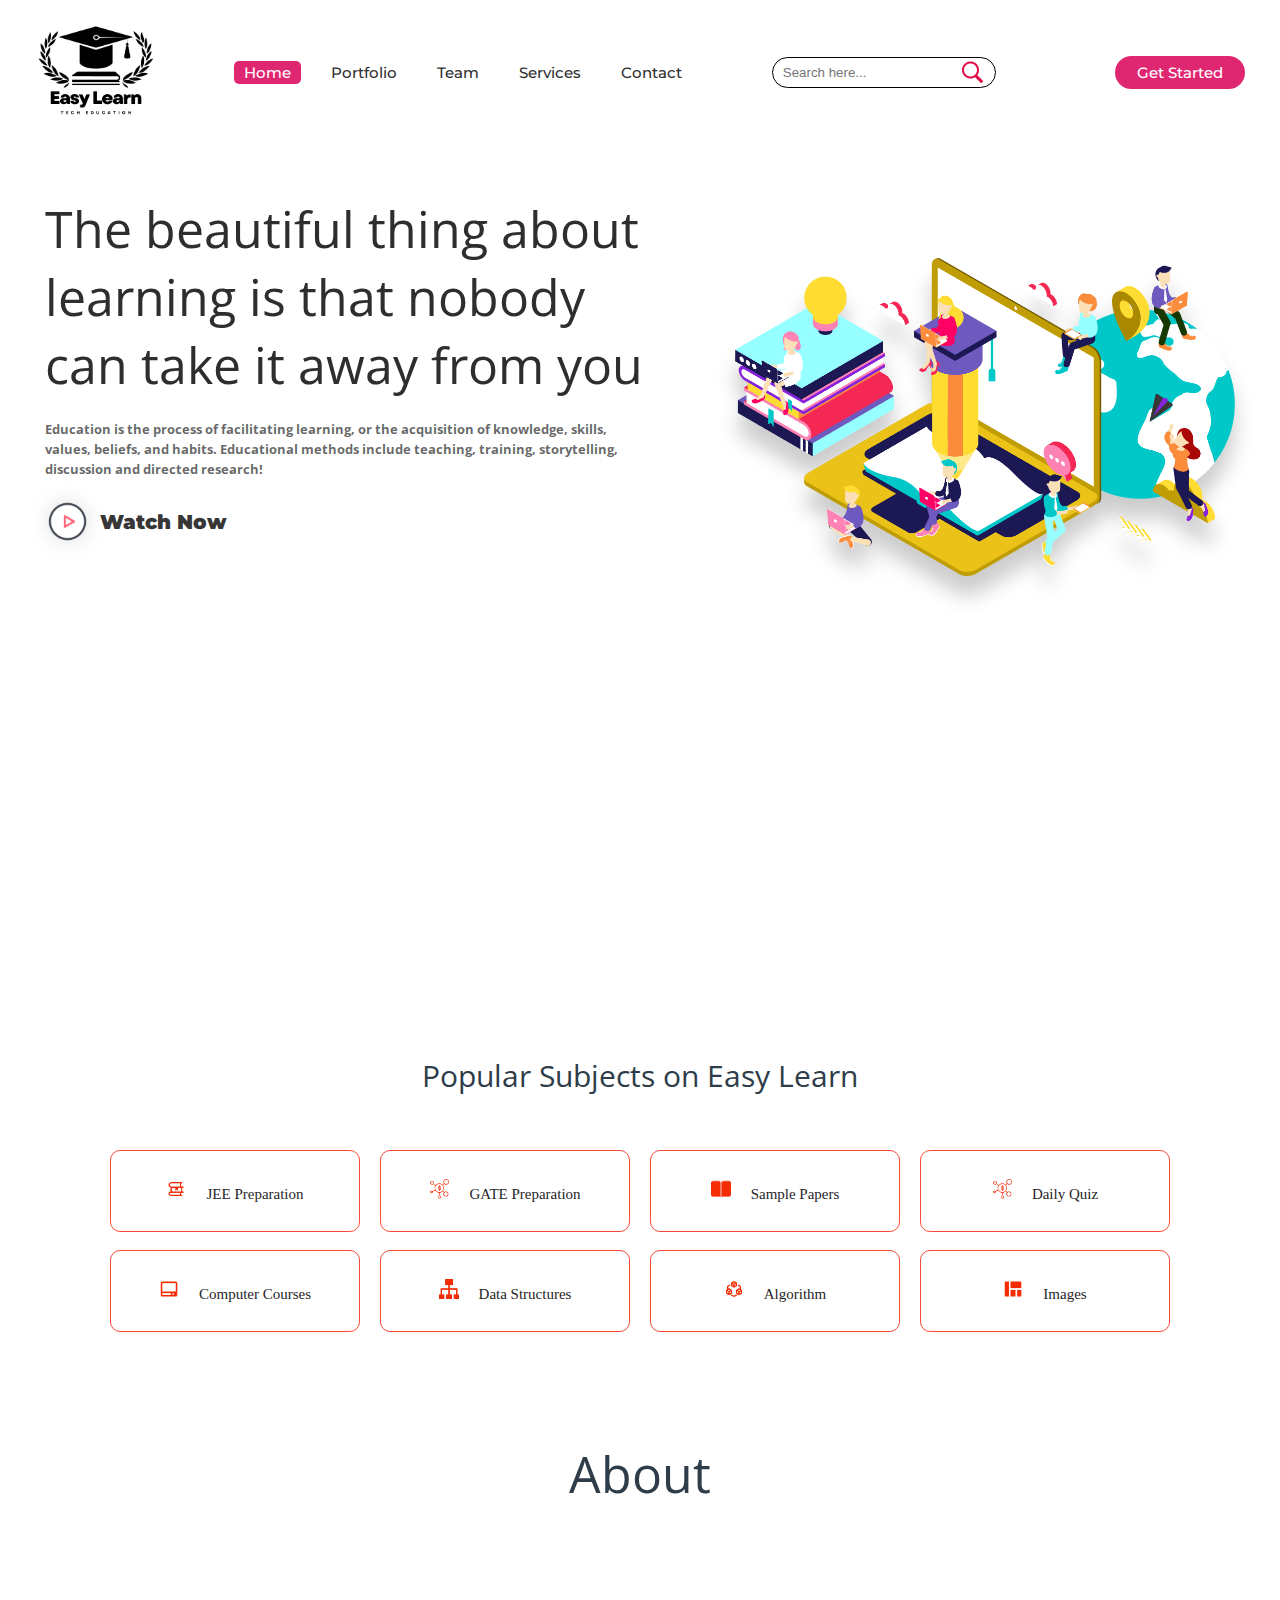
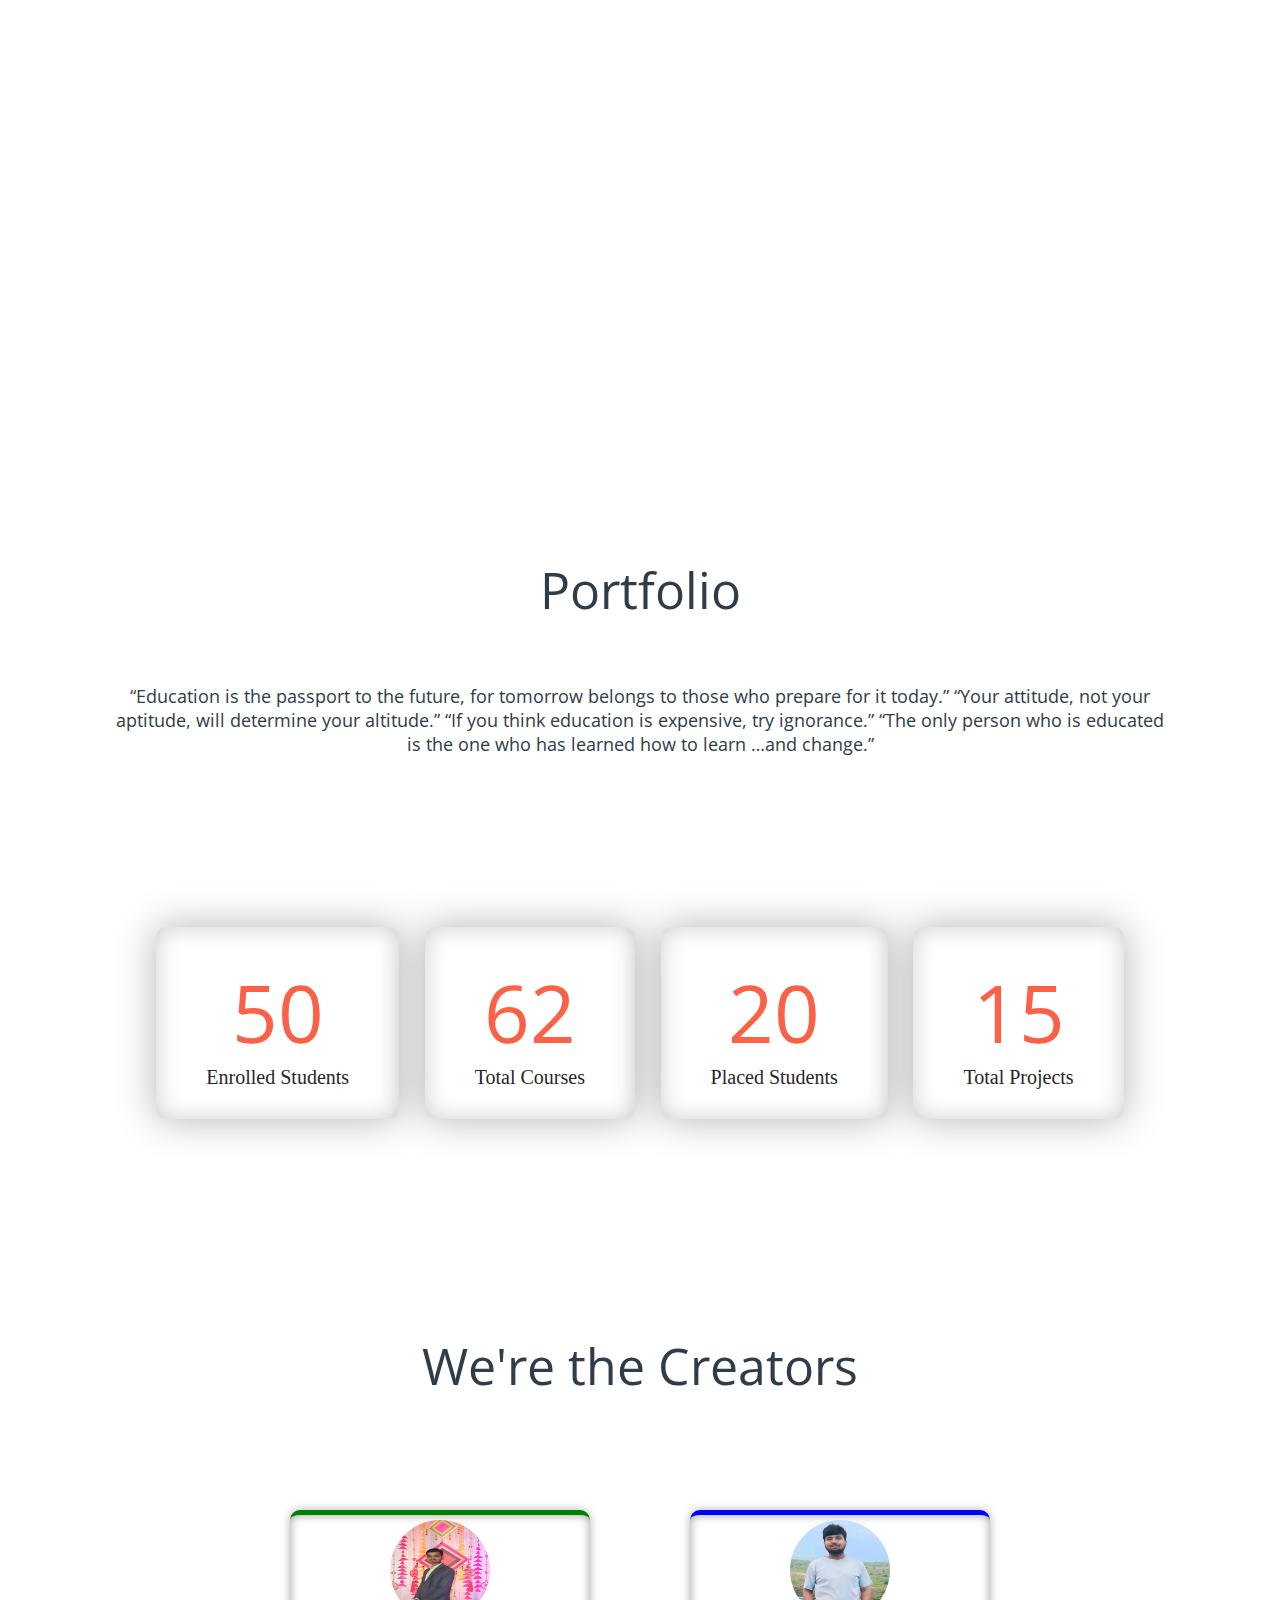
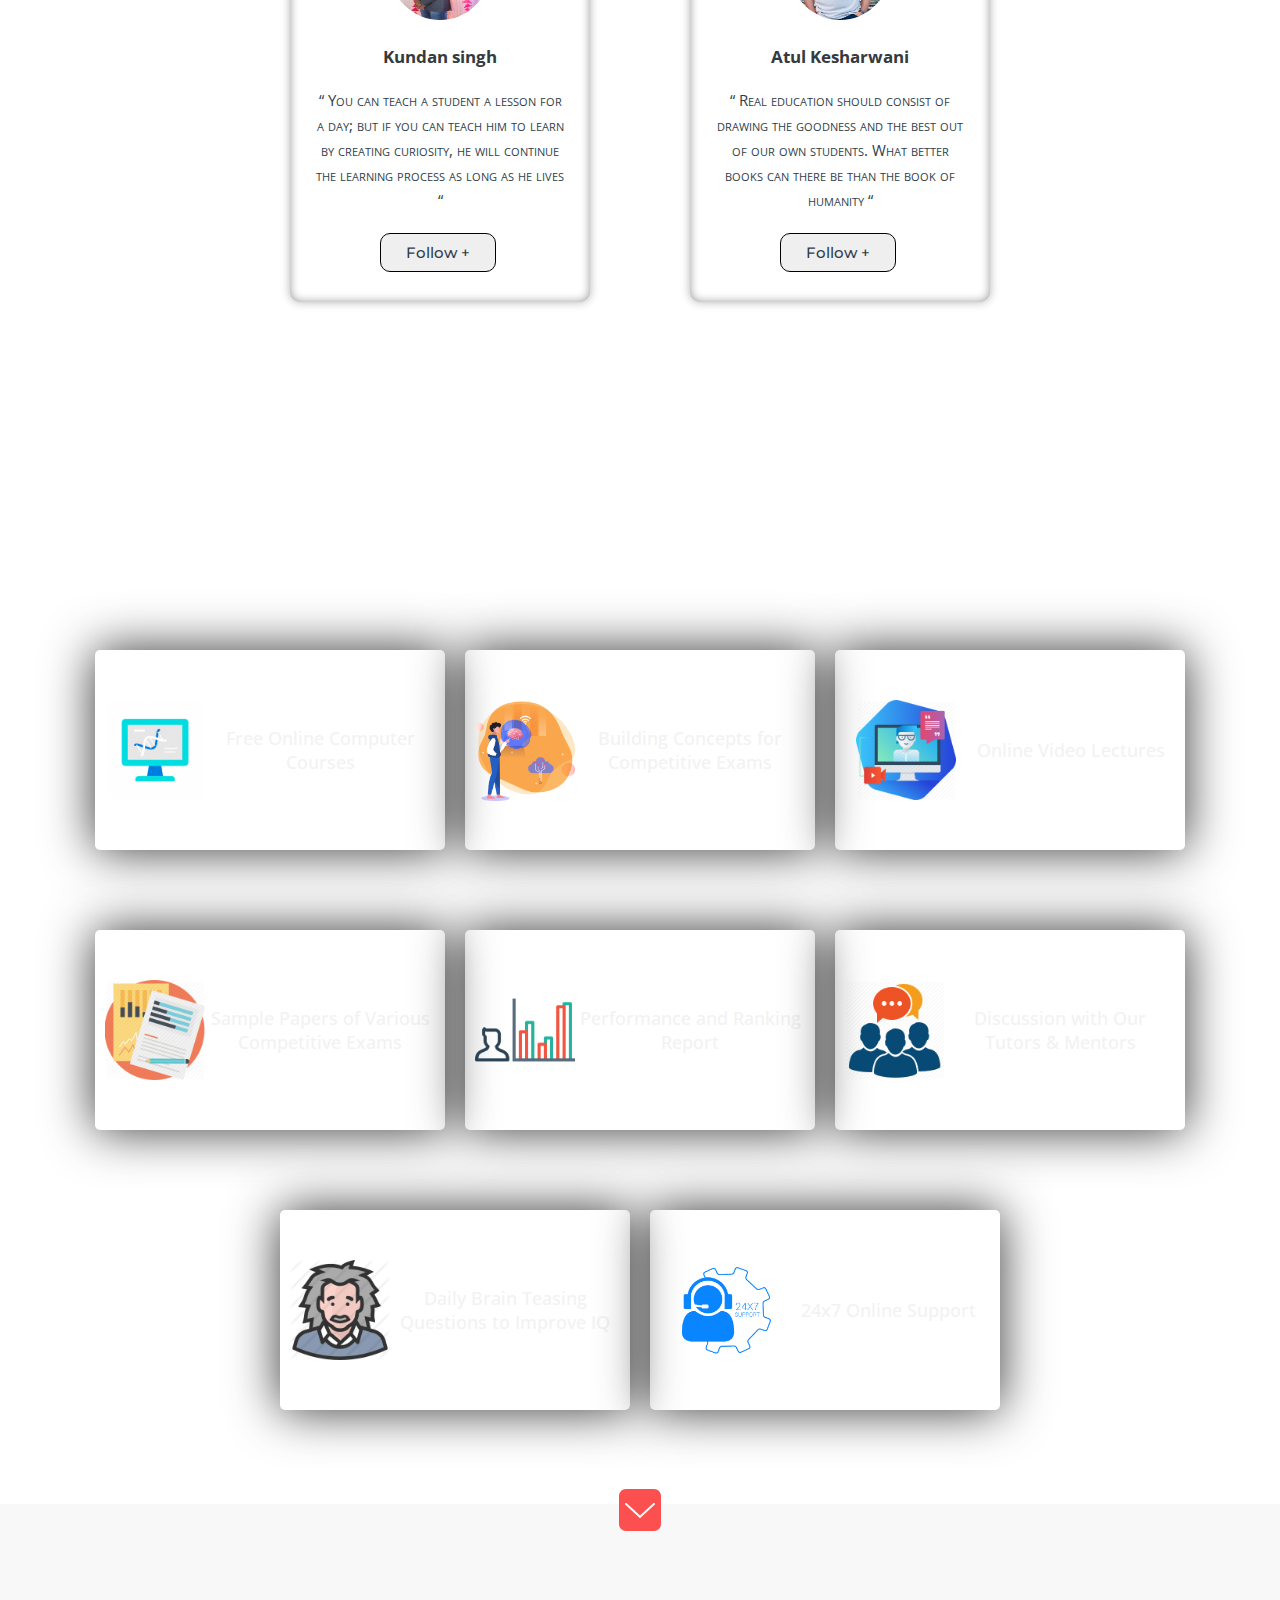
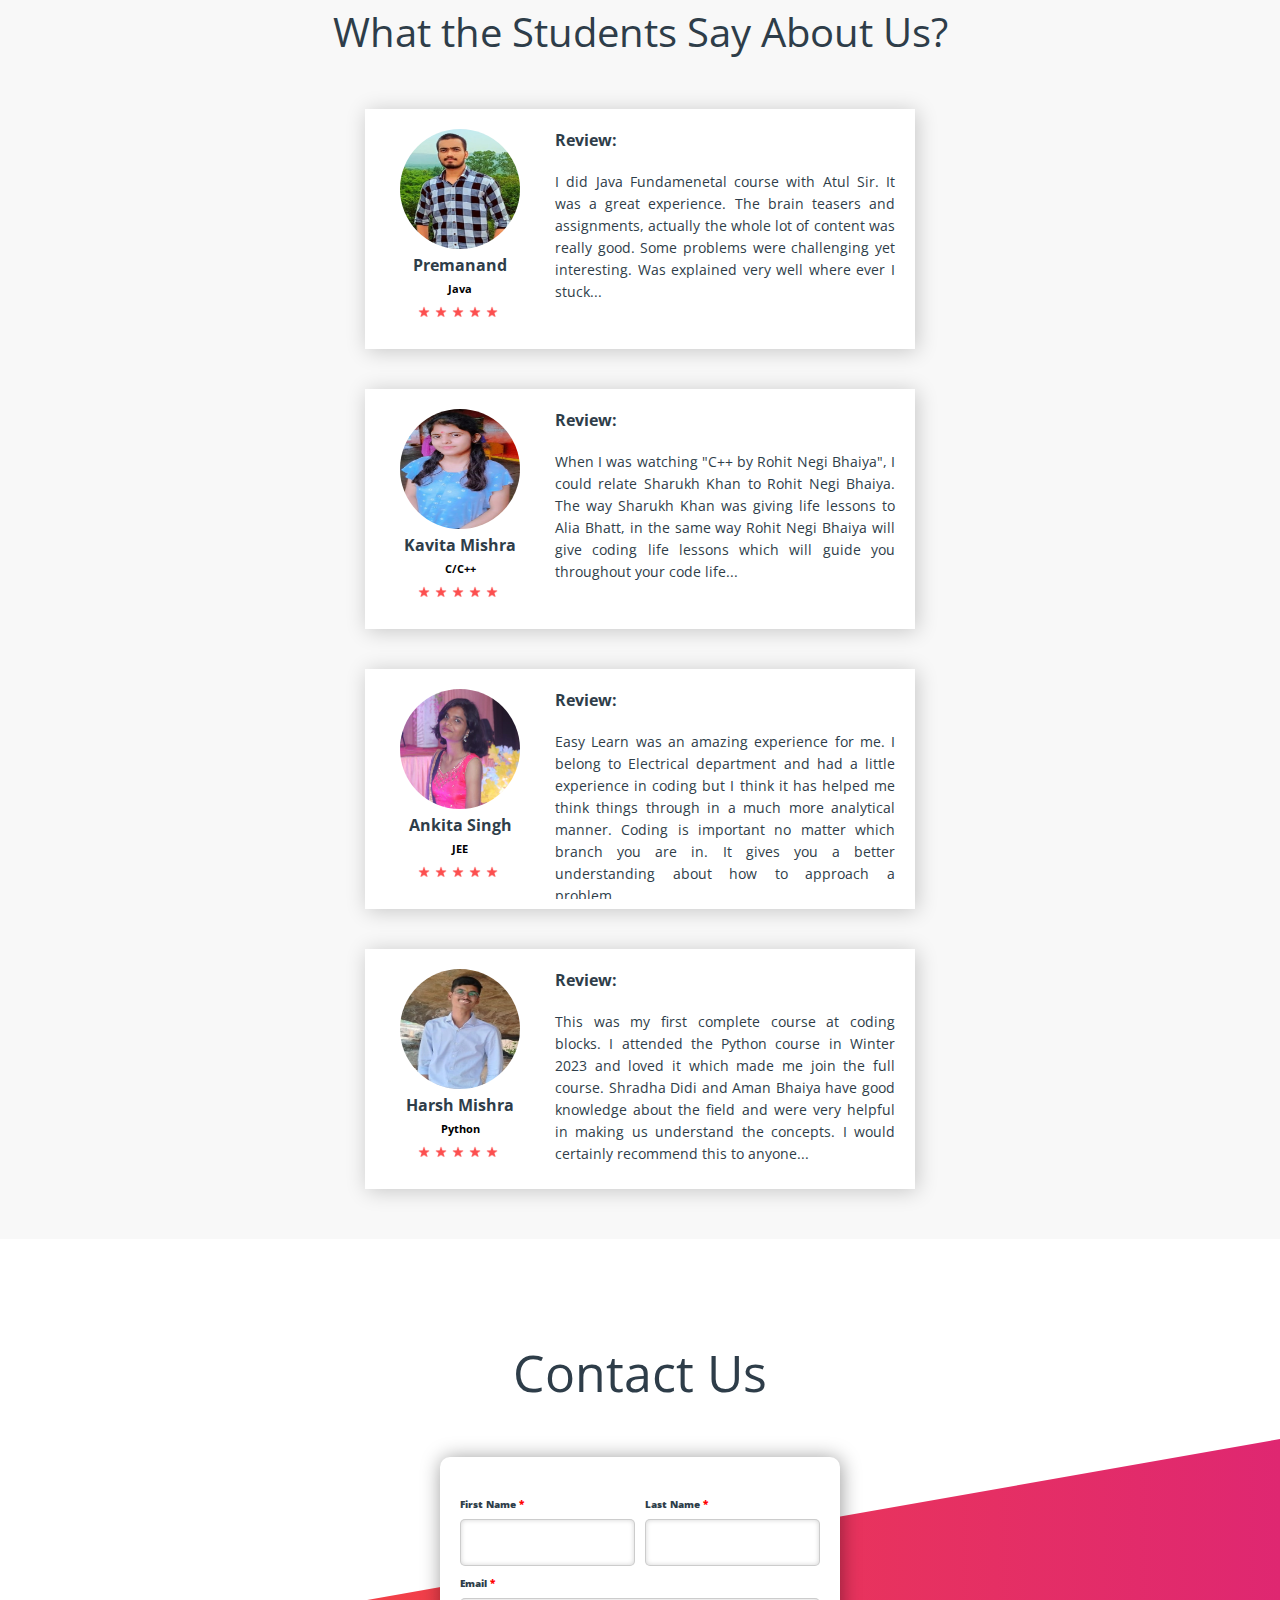
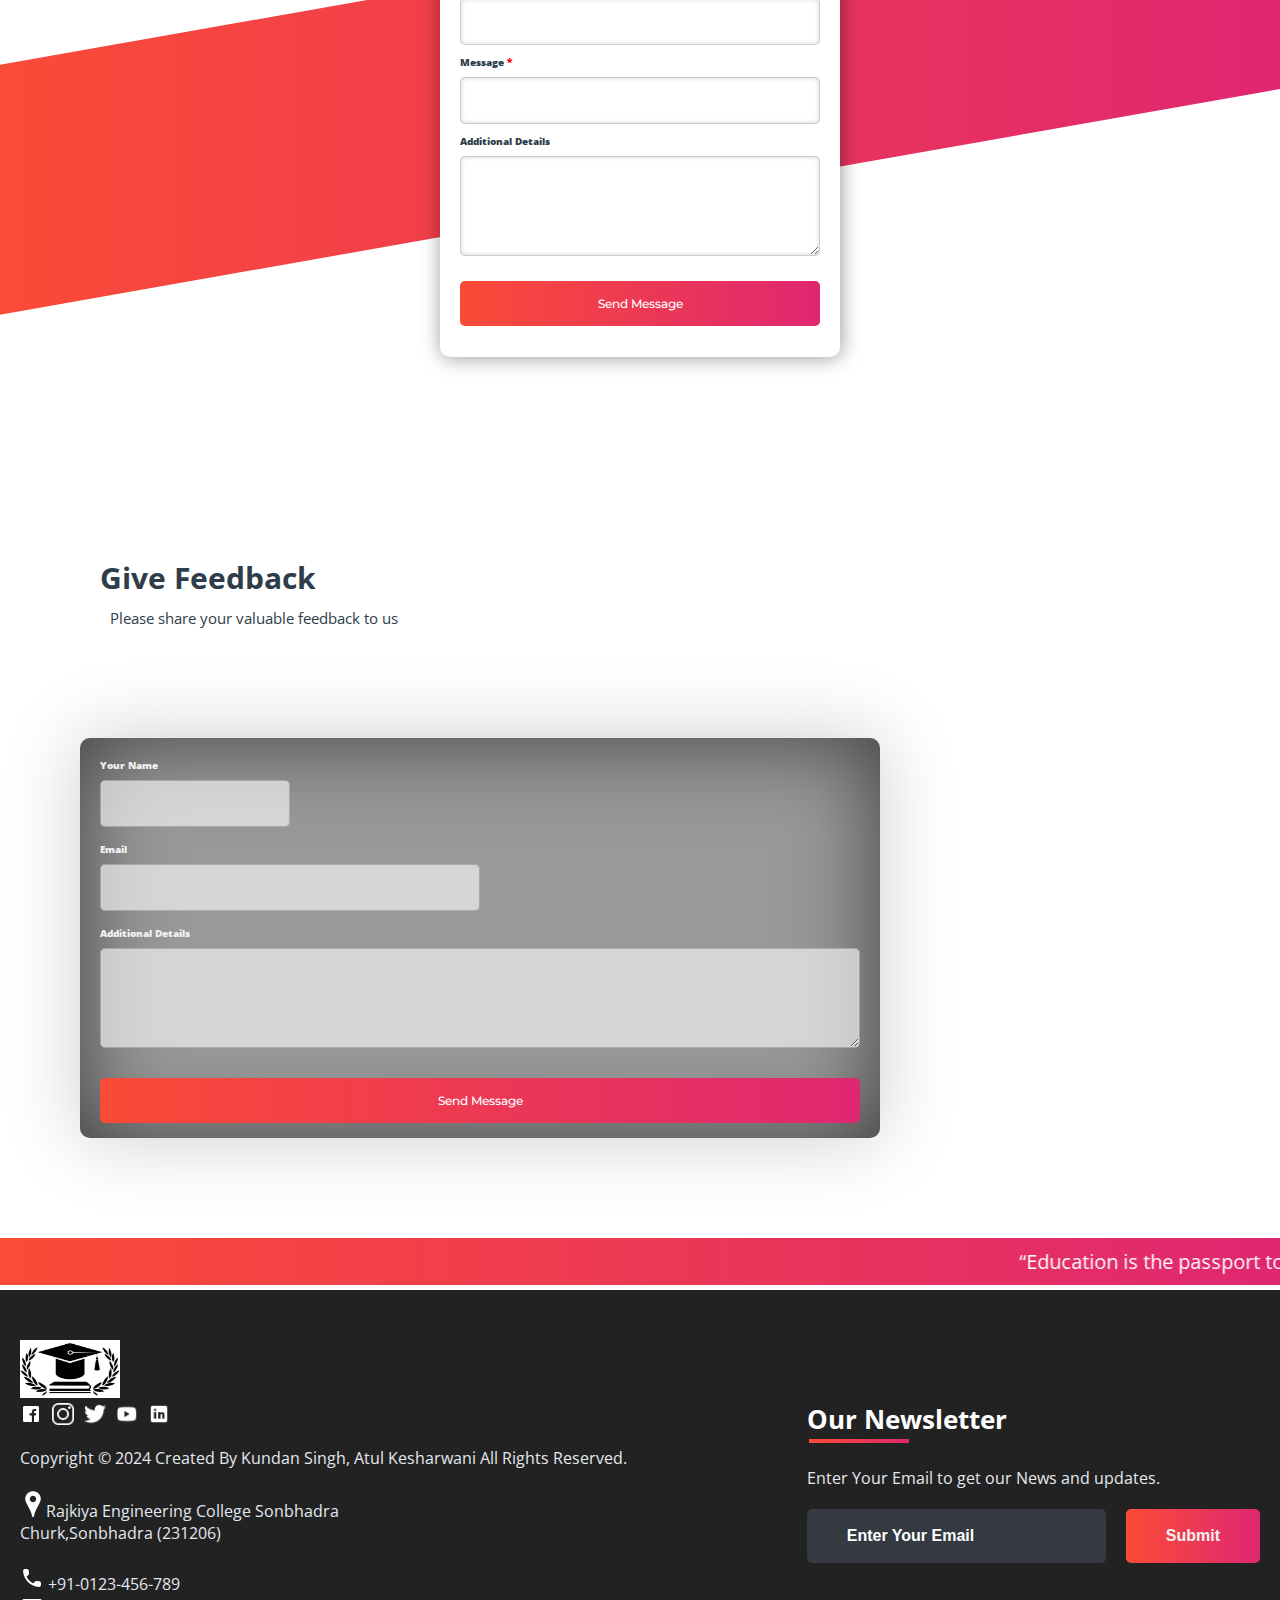
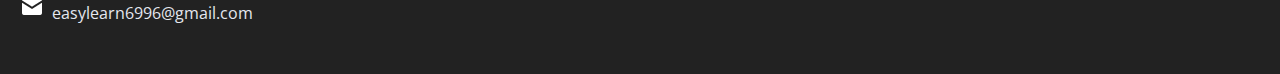
<file: index.html>
<!DOCTYPE html>
<html>
<head>
	<link rel="shortcut icon" type="png" href="images/icon/logo.png">
	<meta charset="utf-8">
	<meta http-equiv="X-UA-Comaptible" content="IE=edge">
	<title>Easy Learn</title>
	<meta name="desciption" content="">
	<meta name="viewport" content="width=device-width, initial-scale=1">
	<link rel="stylesheet" type="text/css" href="style.css">
	<script type="text/javascript" src="script.js"></script>
	<script src="https://code.jquery.com/jquery-3.2.1.js"></script>
	<script>
		$(window).on('scroll', function(){
  			if($(window).scrollTop()){
  			  $('nav').addClass('black');
 			 }else {
 		   $('nav').removeClass('black');
 		 }
		})
	</script>
</head>
<body>
<!-- Navigation Bar -->
	<header id="header">
		<nav>
			<div class="logo"><img src="images/icon/Logo 1.png" alt="logo"></div>
			<ul>
				<li><a class="active" href="">Home</a></li>
				<li><a href="#portfolio_section">Portfolio</a></li>
				<li><a href="#team_section">Team</a></li>
				<li><a href="#services_section">Services</a></li>
				<li><a href="#contactus_section">Contact</a></li>
			</ul>
			<div class="srch"><input type="text" class="search" placeholder="Search here..."><img src="images/icon/search.png" alt="search" onclick=slide()></div>
			<a class="get-started" href="login.html" alt target="_blank">Get Started</a>
			<img src="images/icon/menu.png" class="menu" onclick="sideMenu(0)" alt="menu">
		</nav>
		<div class="head-container">
			<div class="quote">
				<p>The beautiful thing about learning is that nobody can take it away from you</p>
				<h5>Education is the process of facilitating learning, or the acquisition of knowledge, skills, values, beliefs, and habits. Educational methods include teaching, training, storytelling, discussion and directed research!</h5>
				<div class="play">
					<img src="images/icon/play.png" alt="play"><span><a href="https://www.youtube.com/watch?v=QamSTaS7a5c&ab_channel=KundanSingh" target="_blank">Watch Now</a></span>
				</div>
			</div>
			<div class="svg-image">
				<img src="images/extra/svg1.jpg" alt="svg">
			</div>
		</div>
		<div class="side-menu" id="side-menu">
			<div class="close" onclick="sideMenu(1)"><img src="images/icon/close.png" alt=""></div>
			<div class="user">
				<img src="images/creator/atul.jpeg" alt="Username">
				<p>atul7974</p>
			</div>
			<ul>
				<li><a href="#about_section">About</a></li>
				<li><a href="#portfolio_section">Portfolio</a></li>
				<li><a href="#team_section">Team</a></li>
				<li><a href="#services_section">Services</a></li>
				<li><a href="#contactus_section">Contact</a></li>
				<li><a href="#feedBACK">Feedback</a></li>
			</ul>
		</div>
	</header>


<!-- Some Popular Subjects -->
	<div class="title">
		<span>Popular Subjects on Easy Learn</span>
	</div>
	<br><br>
	<div class="course">
		<center><div class="cbox">
		<div class="det"><a href="subjects/jee.html"><img src="images/courses/book.png">JEE Preparation</a></div>
		<div class="det"><a href="subjects/gate.html"><img src="images/courses/d1.png">GATE Preparation</a></div>
		<div class="det"><a href="subjects/jee.html#sample_papers"><img src="images/courses/paper.png">Sample Papers</a></div>
		<div class="det"><a href="subjects/quiz.html"><img src="images/courses/d1.png">Daily Quiz</a></div>
		</div></center>
		<div class="cbox">
		<div class="det"><a href="subjects/computer_courses.html"><img src="images/courses/computer.png">Computer Courses</a></div>
		<div class="det"><a href="subjects/computer_courses.html#data"><img src="images/courses/data.png">Data Structures</a></div>
		<div class="det"><a href="subjects/computer_courses.html#algo"><img src="images/courses/algo.png">Algorithm</a></div>
		<div class="det det-last"><a href="subjects/computer_courses.html#images"><img src="images/courses/projects.png">Images</a></div>
		</div>
	</div>

	
<!-- ABOUT -->
	<div class="diffSection" id="about_section">
		<center><p style="font-size: 50px; padding: 100px">About</p></center>
		<div class="about-content">
				<div class="side-image">
					<img class="sideImage" src="images/extra/e3.jpg">
				</div>
				<div class="side-text">
					<h2>What you think about us ?</h2>
					<p>Education is the process of facilitating learning, or the acquisition of knowledge, skills, values, beliefs, and habits. Educational methods include teaching, training, storytelling, discussion and directed research.<br> Educational website can include websites that have games, videos or topic related resources that act as tools to enhance learning and supplement classroom teaching. These websites help make the process of learning entertaining and attractive to the student, especially in today's age. <br>Using HTML(HyperText Markup Language), CSS(Cascading Style Sheet), JavaScript, we can make learning more easier and in a interesting way.</p>
				</div>
		</div>
	</div>


<!-- PORTFOLIO -->
	<div class="diffSection" id="portfolio_section">
		<center><p style="font-size: 50px; padding: 100px; padding-bottom: 40px;">Portfolio</p></center>
		<div class="content">
			<p>
				“Education is the passport to the future, for tomorrow belongs to those who prepare for it today.” “Your attitude, not your aptitude, will determine your altitude.” “If you think education is expensive, try ignorance.” “The only person who is educated is the one who has learned how to learn …and change.”
			</p>
		</div>
	</div>
	<div class="extra">
		<p>We're increasing this data every year</p>
		<div class="smbox">
		<span><center><div class="data">50</div><div class="det">Enrolled Students</div></center></span>
		<span><center><div class="data">62</div><div class="det">Total Courses</div></center></span>
		<span><center><div class="data">20</div><div class="det">Placed Students</div></center></span>
		<span><center><div class="data">15</div><div class="det">Total Projects</div></center></span>
		</div>
	</div>


<!-- TEAM -->
	<div class="diffSection" id="team_section">
		<center><p style="font-size: 50px; padding-top: 100px; padding-bottom: 60px;">We're the Creators</p></center>
		<div class="totalcard">
			<div class="card">
				<center><img src="images/creator/kundan1.jpeg"></center>
				<center><div class="card-title">Kundan singh</div>
				<div id="detail">
					<p>“ You can teach a student a lesson for a day; but if you can teach him to learn by creating curiosity, he will continue the learning process as long as he lives “</p>
					<div class="duty"></div>
					<a href="https://www.linkedin.com/in/kundan-singh-717927243" target="_blank"><button class="btn-kundan">Follow +</button></a>
				</div>
				</center>
			</div>
			<div class="card">
				<center><img src="images/creator/atul.jpeg"></center>
				<center><div class="card-title">Atul Kesharwani</div>
				<div id="detail">
					<p>“ Real education should consist of drawing the goodness and the best out of our own students. What better books can there be than the book of humanity “</p>
					<div class="duty"></div>
					<a href="https://www.linkedin.com/in/atul-kesharwani-7307-atk/" target="_blank"><button class="btn-atul">Follow +</button></a>
				</div>
				</center>
			</div>
		</div>
	</div>


<!-- SERVICES -->
	<div class="service-swipe">
		<div class="diffSection" id="services_section">
		<center><p style="font-size: 50px; padding: 100px; padding-bottom: 40px; color: #fff;">Services</p></center>
		</div>
		<a href="subjects/computer_courses.html"><div class="s-card"><img src="images/icon/computer-courses.png"><p>Free Online Computer Courses</p></div></a>
		<a href="subjects/jee.html"><div class="s-card"><img src="images/icon/brainbooster.png"><p>Building Concepts for Competitive Exams</p></div></a>
		<a href="#"><div class="s-card"><img src="images/icon/online-tutorials.png"><p>Online Video Lectures</p></div></a>
		<a href="subjects/jee.html#sample_papers"><div class="s-card"><img src="images/icon/papers.jpg"><p>Sample Papers of Various Competitive Exams</p></div></a>
		<a href="#"><div class="s-card"><img src="images/icon/p3.png"><p>Performance and Ranking Report</p></div></a>
		<a href="#contactus_section"><div class="s-card"><img src="images/icon/discussion.png"><p>Discussion with Our Tutors & Mentors</p></div></a>
		<a href="subjects/quiz.html"><div class="s-card"><img src="images/icon/q1.png"><p>Daily Brain Teasing Questions to Improve IQ</p></div></a>
		<a href="#contactus_section"><div class="s-card"><img src="images/icon/help.png"><p>24x7 Online Support</p></div></a>
	</div>

<!-- Reviews by Students -->
<div id="makeitfull">
	<a href="#review_section"><img src="images/icon/makeitfull.png"></a>
</div>
<div class="review">
	<div class="diffSection" id="review_section">
		<center><p style="font-size: 40px; padding: 100px; padding-bottom: 40px; color: #2E3D49;">What the Students Say About Us?</p></center>
	</div>
	<div class="rev-container">
		<div class="rev-card">
			<div class="identity">
				<img src="images/creator/premanand java.jpeg"><p>Premanand</p>
				<h6>Java</h6>
				<div class="rating"><img src="images/icon/star.png"><img src="images/icon/star.png"><img src="images/icon/star.png"><img src="images/icon/star.png"><img src="images/icon/star.png"></div>
			</div>
			<div class="rev-cont">
				<p id="title">Review:</p>
				<p id="content">
					I did Java Fundamenetal course with Atul Sir. It was a great experience. The brain teasers and assignments, actually the whole lot of content was really good. Some problems were challenging yet interesting. Was explained very well where ever I stuck...
				</p>
			</div>
		</div>
		<div class="rev-card">
			<div class="identity">
				<img src="images/creator/c++.jpeg"><p>Kavita Mishra</p>
				<h6>C/C++</h6>
				<div class="rating"><img src="images/icon/star.png"><img src="images/icon/star.png"><img src="images/icon/star.png"><img src="images/icon/star.png"><img src="images/icon/star.png"></div>
			</div>
			<div class="rev-cont">
				<p id="title">Review:</p>
				<p id="content">
					When I was watching "C++ by Rohit Negi Bhaiya", I could relate Sharukh Khan to Rohit Negi Bhaiya. The way Sharukh Khan was giving life lessons to Alia Bhatt, in the same way Rohit Negi Bhaiya will give coding life lessons which will guide you throughout your code life...
				</p>
			</div>
		</div>
		<div class="rev-card">
			<div class="identity">
				<img src="images/creator/jee.jpeg"><p>Ankita Singh</p>
				<h6>JEE</h6>
				<div class="rating"><img src="images/icon/star.png"><img src="images/icon/star.png"><img src="images/icon/star.png"><img src="images/icon/star.png"><img src="images/icon/star.png"></div>
			</div>
			<div class="rev-cont">
				<p id="title">Review:</p>
				<p id="content">
					Easy Learn was an amazing experience for me. I belong to Electrical department and had a little experience in coding but I think it has helped me think things through in a much more analytical manner. Coding is important no matter which branch you are in. It gives you a better understanding about how to approach a problem...
				</p>
			</div>
		</div>
		<div class="rev-card">
			<div class="identity">
				<img src="images/creator/harsh python.jpeg"><p>Harsh Mishra</p>
				<h6>Python</h6>
				<div class="rating"><img src="images/icon/star.png"><img src="images/icon/star.png"><img src="images/icon/star.png"><img src="images/icon/star.png"><img src="images/icon/star.png"></div>
			</div>
			<div class="rev-cont">
				<p id="title">Review:</p>
				<p id="content">
					This was my first complete course at coding blocks. I attended the Python course in Winter 2023 and loved it which made me join the full course. Shradha Didi and Aman Bhaiya have good knowledge about the field and were very helpful in making us understand the concepts. I would certainly recommend this to anyone...
				</p>
			</div>
		</div>
	</div>
</div>

<!-- CONTACT US -->
	<div class="diffSection" id="contactus_section">
		<center><p style="font-size: 50px; padding: 100px">Contact Us</p></center>
		<div class="csec"></div>
		<div class="back-contact">
			<div class="cc">
			<form action="mailto:kundansingh170104@gmail.com" method="post" enctype="text/plain">
				<label>First Name <span class="imp">*</span></label><label style="margin-left: 185px">Last Name <span class="imp">*</span></label><br>
				<center>
				<input type="text" name="" style="margin-right: 10px; width: 175px" required="required"><input type="text" name="lname" style="width: 175px" required="required"><br>
				</center>
				<label>Email <span class="imp">*</span></label><br>
				<input type="email" name="mail" style="width: 100%" required="required"><br>
				<label>Message <span class="imp">*</span></label><br>
				<input type="text" name="message" style="width: 100%" required="required"><br>
				<label>Additional Details</label><br>
				<textarea name="addtional"></textarea><br>
				<button type="submit" id="csubmit">Send Message</button>
			</form>
			</div>
		</div>
	</div>


<!-- FEEDBACK -->
	<div class="title2" id="feedBACK">
		<span>Give Feedback</span>
		<div class="shortdesc2">
			<p>Please share your valuable feedback to us</p>
		</div>
	</div>

	<div class="feedbox">
		<div class="feed">
			<form action="mailto:kundansingh170104@gmail.com" method="post" enctype="text/plain">
				<label>Your Name</label><br>
				<input type="text" name="" class="fname" required="required"><br>
				<label>Email</label><br>
				<input type="email" name="mail" required="required"><br>
				<label>Additional Details</label><br>
				<textarea name="addtional"></textarea><br>
				<button type="submit" id="csubmit">Send Message</button>
			</form>
		</div>
	</div>

<!-- Sliding Information -->
	<marquee style="background: linear-gradient(to right, #FA4B37, #DF2771); margin-top: 50px;" direction="left" onmouseover="this.stop()" onmouseout="this.start()" scrollamount="20"><div class="marqu">“Education is the passport to the future, for tomorrow belongs to those who prepare for it today.” “Your attitude, not your aptitude, will determine your altitude.” “If you think education is expensive, try ignorance.” “The only person who is educated is the one who has learned how to learn …and change.”</div></marquee>

<!-- FOOTER -->
	<footer>
		<div class="footer-container">
			<div class="left-col">
				<img src="images/icon/logo.png" style="width: 100px;">
				<div class="logo"></div>
				<div class="social-media">
					<a href="#"><img src="images/icon\fb.png"></a>
					<a href="#"><img src="images/icon\insta.png"></a>
					<a href="#"><img src="images/icon\tt.png"></a>
					<a href="#"><img src="images/icon\ytube.png"></a>
					<a href="#"><img src="images/icon\linkedin.png"></a>
				</div><br><br>
				<p class="rights-text">Copyright © 2024 Created By Kundan Singh, Atul Kesharwani All Rights Reserved.</p>
				<br><p><img src="images/icon/location.png">Rajkiya Engineering College Sonbhadra<br>   Churk,Sonbhadra (231206)</p><br>
				<p><img src="images/icon/phone.png"> +91-0123-456-789<br><img src="images/icon/mail.png">&nbsp; easylearn6996@gmail.com</p>
			</div>
			<div class="right-col">
				<h1 style="color: #fff">Our Newsletter</h1>
				<div class="border"></div><br>
				<p>Enter Your Email to get our News and updates.</p>
				<form class="newsletter-form">
					<input class="txtb" type="email" placeholder="Enter Your Email">
					<input class="btn" type="submit" value="Submit">
				</form>
			</div>
		</div>
	</footer>

</body>
</html>
</file>
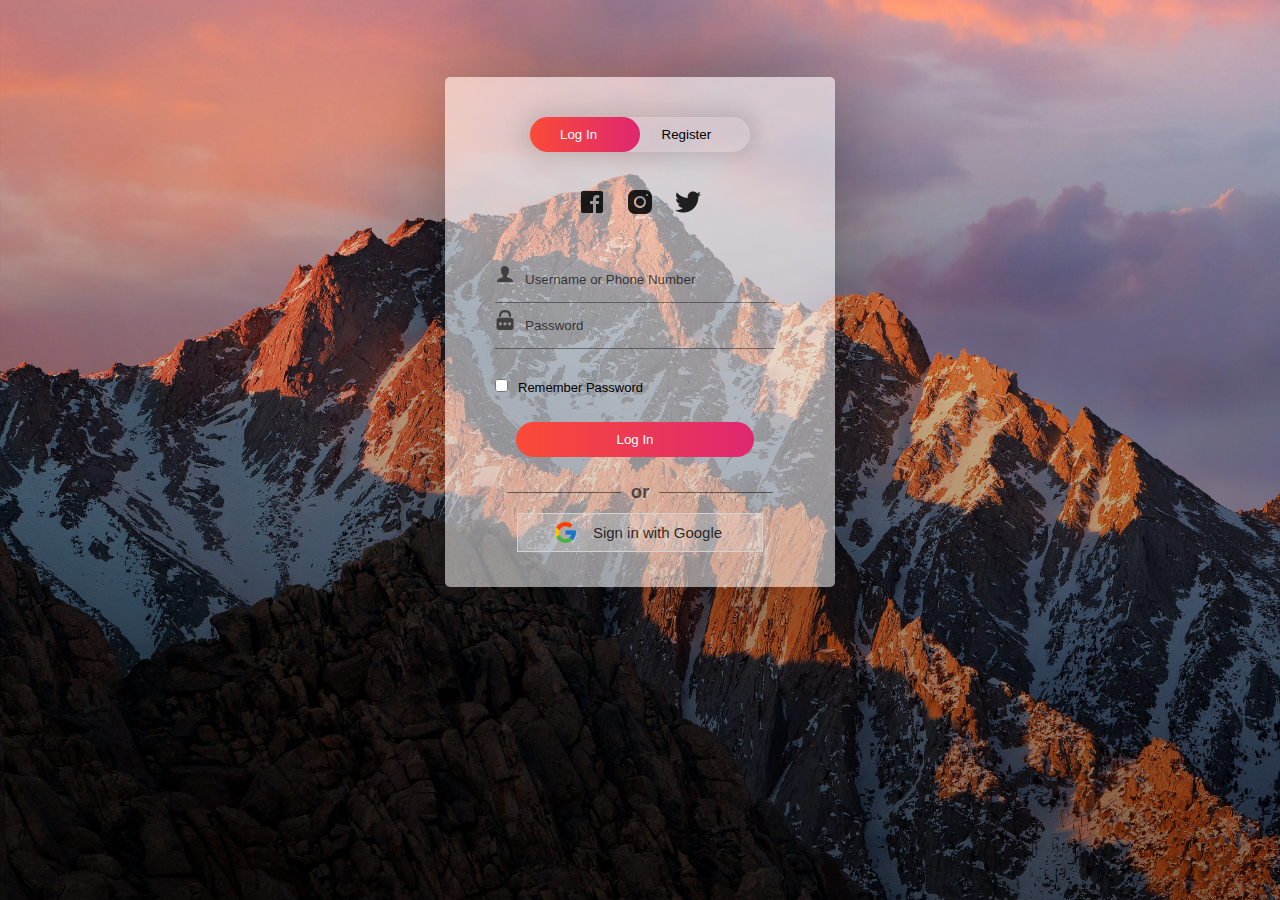
<file: login.html>
<!DOCTYPE html>
<html>
<head>
	<link rel="shortcut icon" type="png" href="images/icon/logo.png">
	<title>Login SignUp</title>
	<link rel="stylesheet" type="text/css" href="loginStyle.css">
	<script src="https://ajax.googleapis.com/ajax/libs/jquery/3.4.1/jquery.min.js"></script>

  <!-- It will redirect to the Home Page after submitting the form -->
  <script>
  $(document).ready(function(){
    $("form").submit(function(){
      alert("Great Job !");
    });
  });
  </script>
</head>
<body>
		<div class="form-box">
			<div class="button-box">
				<div id="btn"></div>
				<button type="button" class="toggle-btn" id="log" onclick="login()" style="color: #fff;">Log In</button>
				<button type="button" class="toggle-btn" id="reg" onclick="register()">Register</button>
			</div>
			<div class="social-icons">
				<img src="images/icon/fb2.png">
				<img src="images/icon/insta2.png">
				<img src="images/icon/tt2.png">
			</div>
			
			<!-- Login Form -->
			<form id="login" class="input-group" action="index.html">
				<div class="inp">
					<img src="images/icon/user.png"><input type="text" id="email" class="input-field" placeholder="Username or Phone Number" style="width: 88%; border:none;" required="required">
				</div>
				<div class="inp">
					<img src="images/icon/password.png"><input type="password" id="password" class="input-field" placeholder="Password" style="width: 88%; border: none;" required="required">
				</div>
				<input type="checkbox" class="check-box">Remember Password
				<button type="submit" class="submit-btn">Log In</button>
			</form>


			<div class="other" id="other">
				<div class="instead">
					<h3>or</h3>
				</div>
				<button class="connect" onclick="google()">
					<img src="images/icon/google.png"><span>Sign in with Google</span>
				</button>
			</div>
			
			<!-- Registration Form -->
			<form id="register" class="input-group">
				<input type="text" class="input-field" placeholder="Full Name" required="required">
				<input type="email" class="input-field" placeholder="Email Address" required="required">
				<input type="password" class="input-field" placeholder="Create Password" name="psame" required="required">
				<input type="password" class="input-field" placeholder="Confirm Password" name="psame" required="required">
				<input type="checkbox" class="check-box" id="chkAgree" onclick="goFurther()">I agree to the Terms & Conditions
				<button type="submit" id="btnSubmit" class="submit-btn reg-btn">Register</button>
			</form>
		</div>
		<script type="text/javascript" src="script.js"></script>
</body>
</html>
</file>
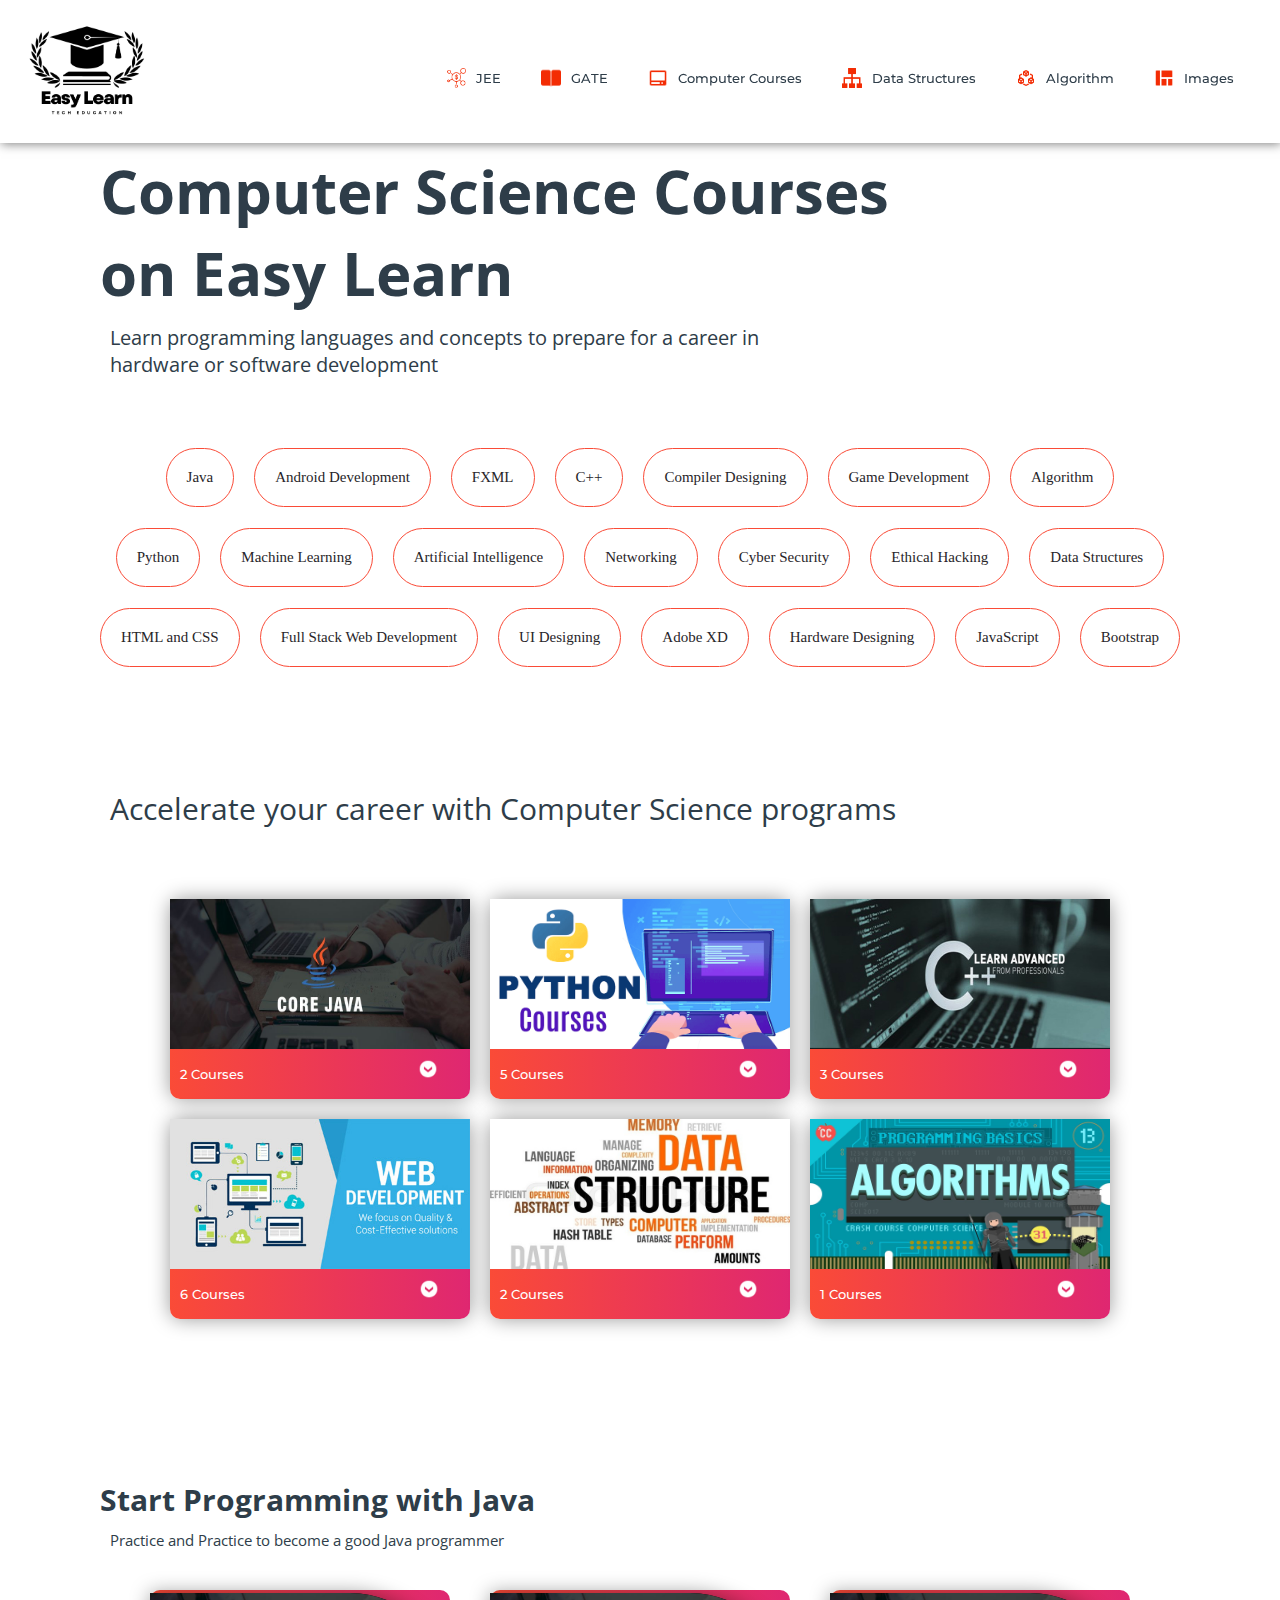
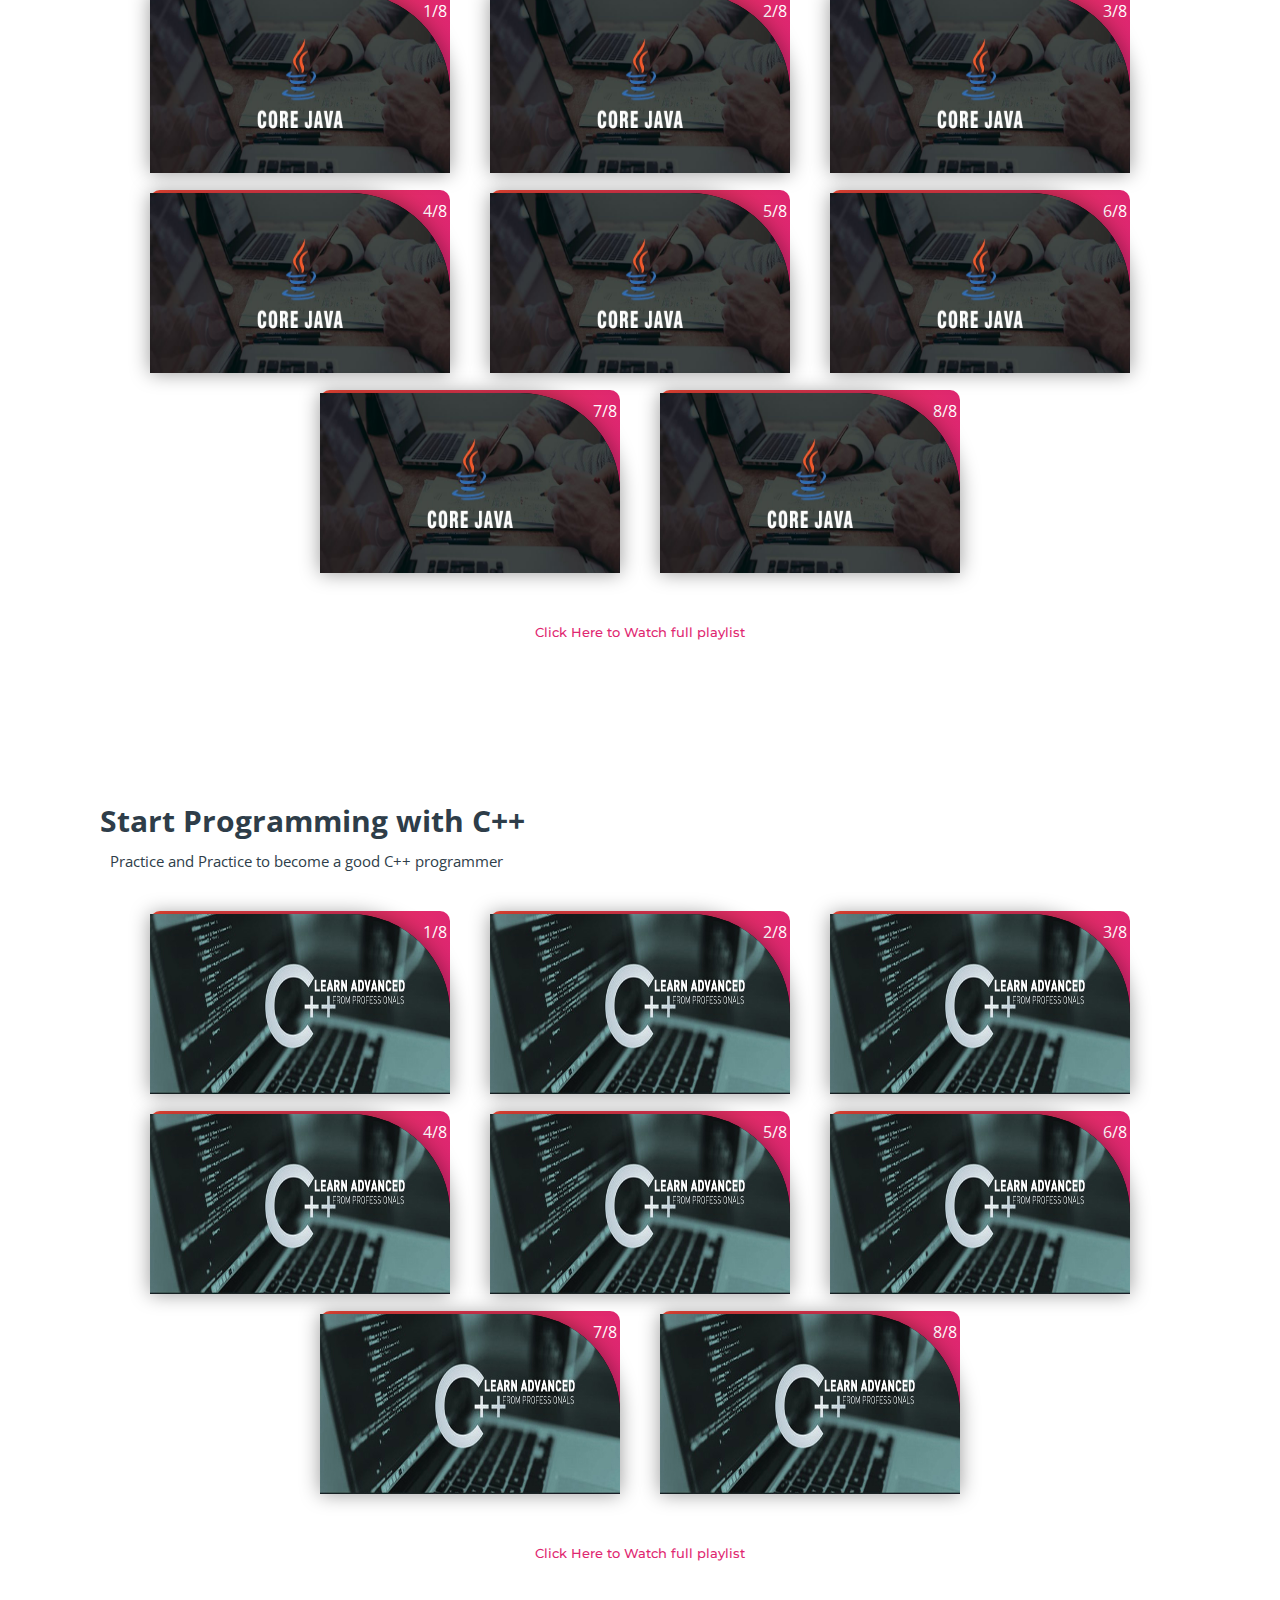
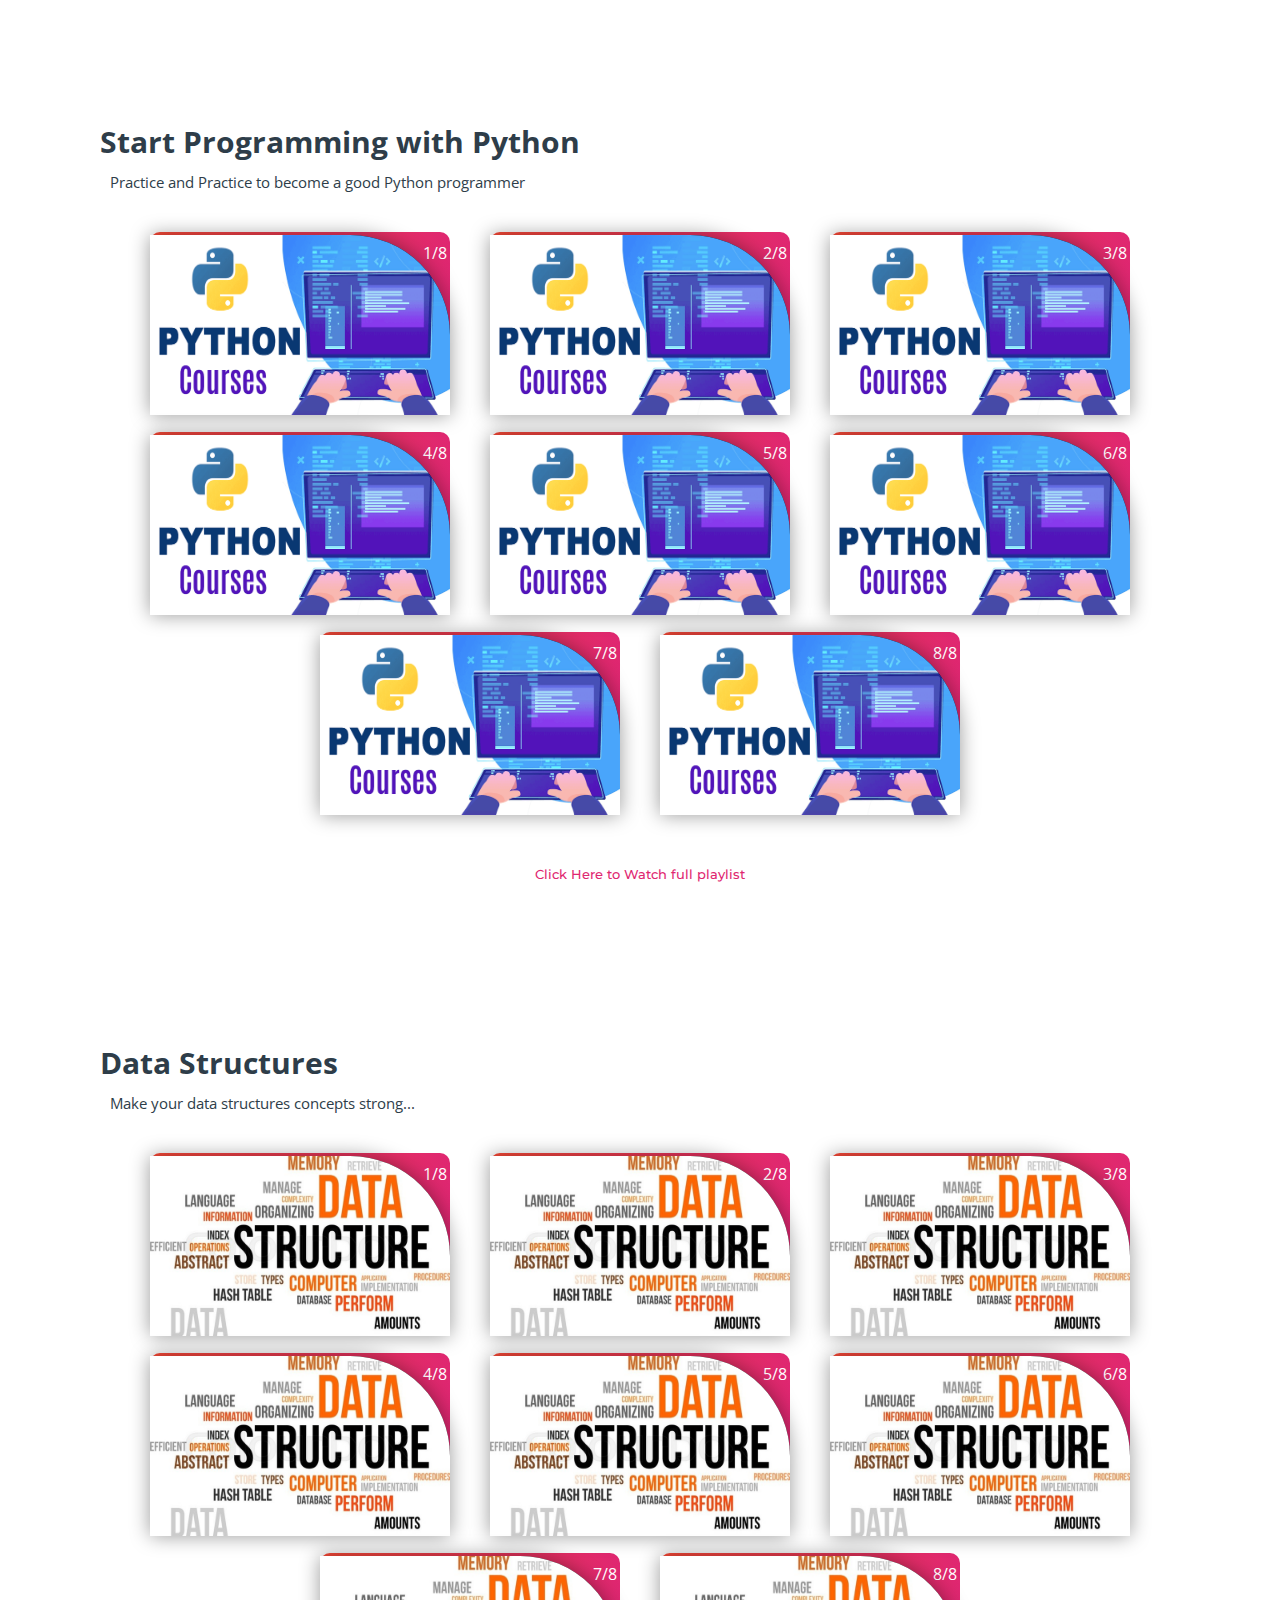
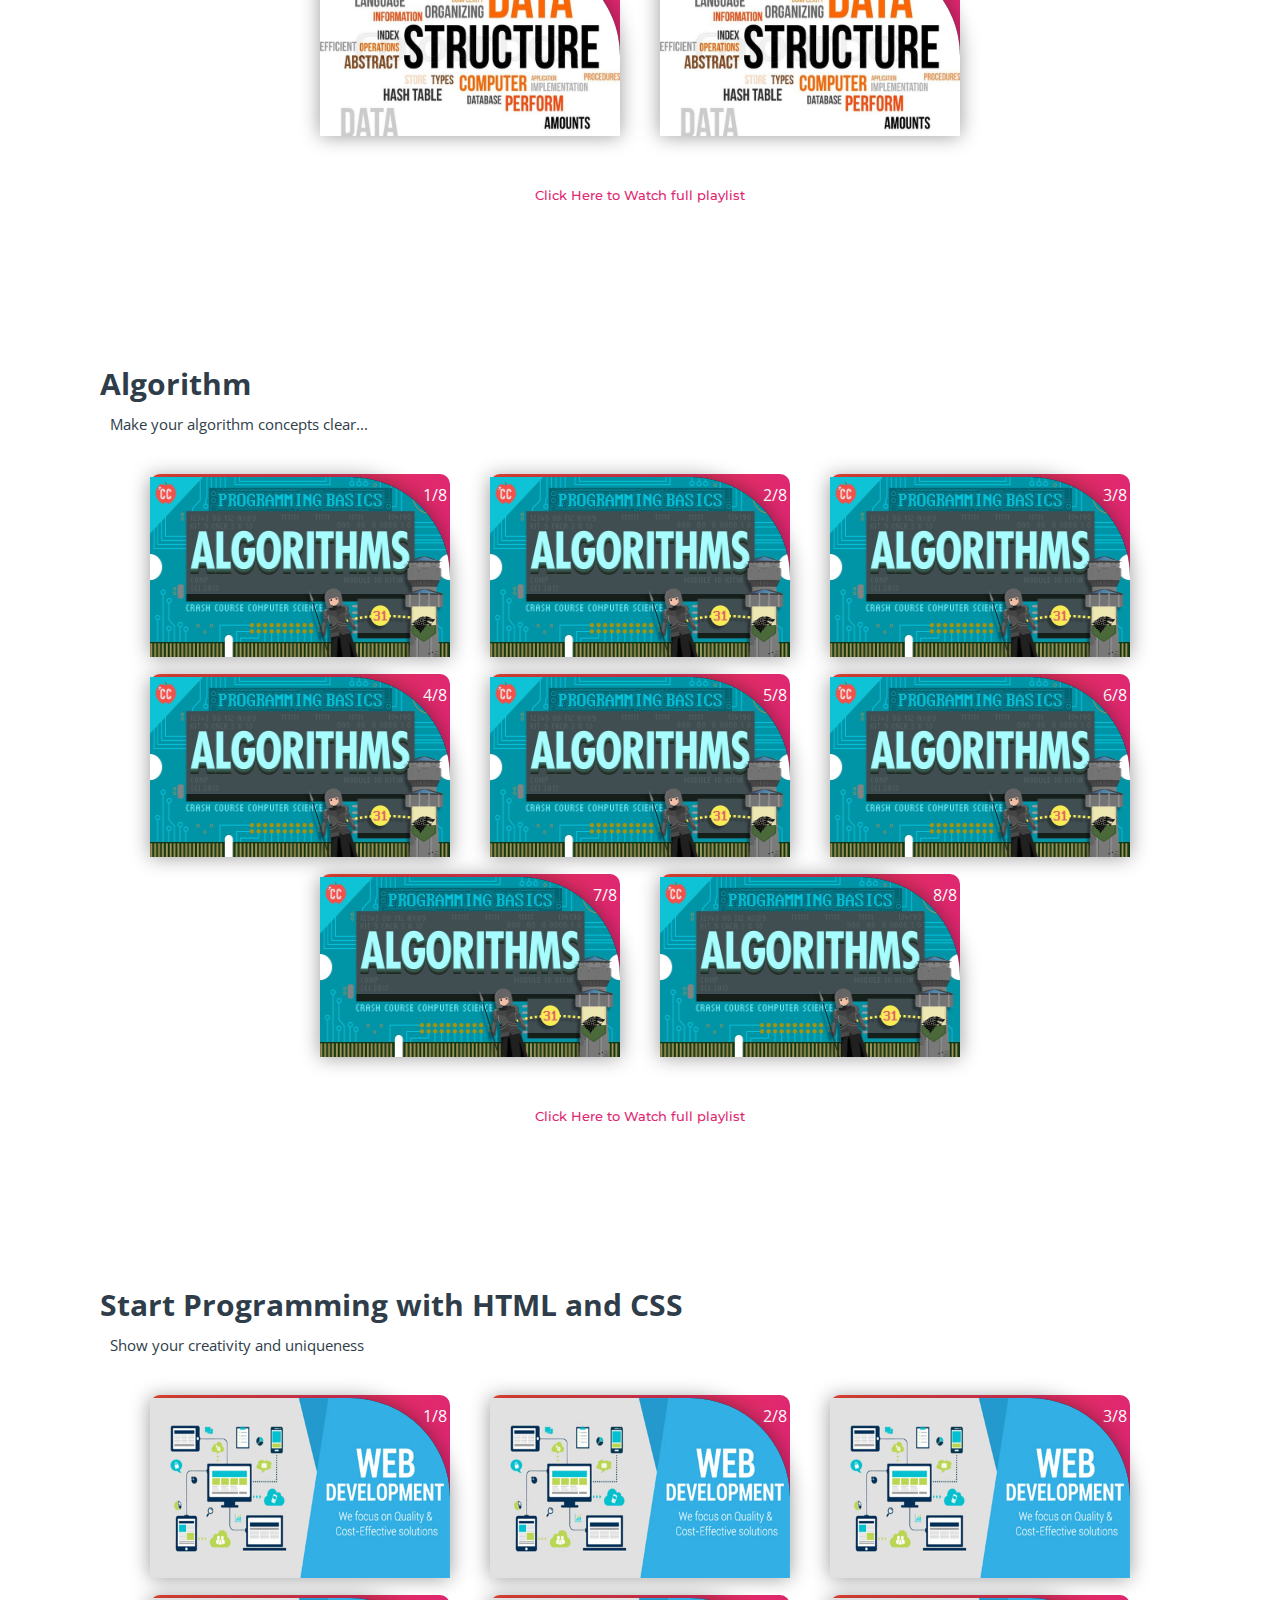
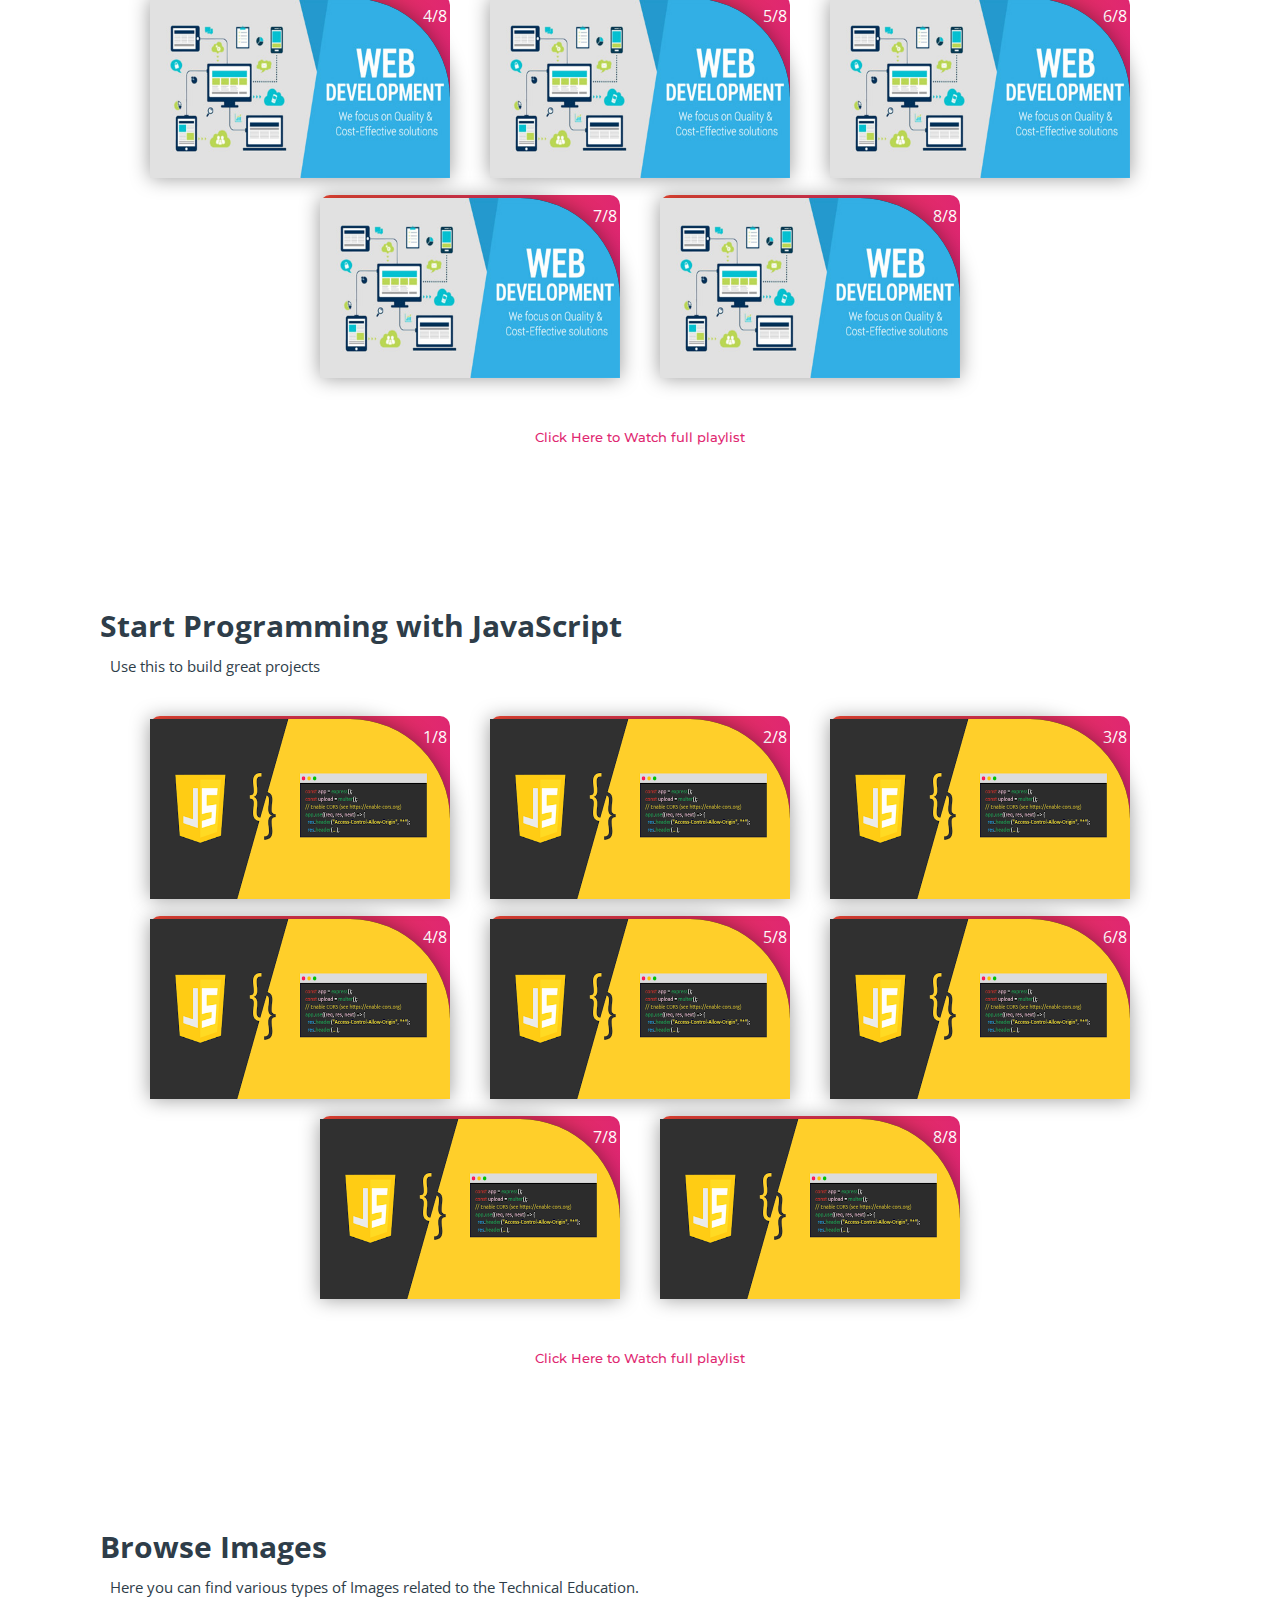
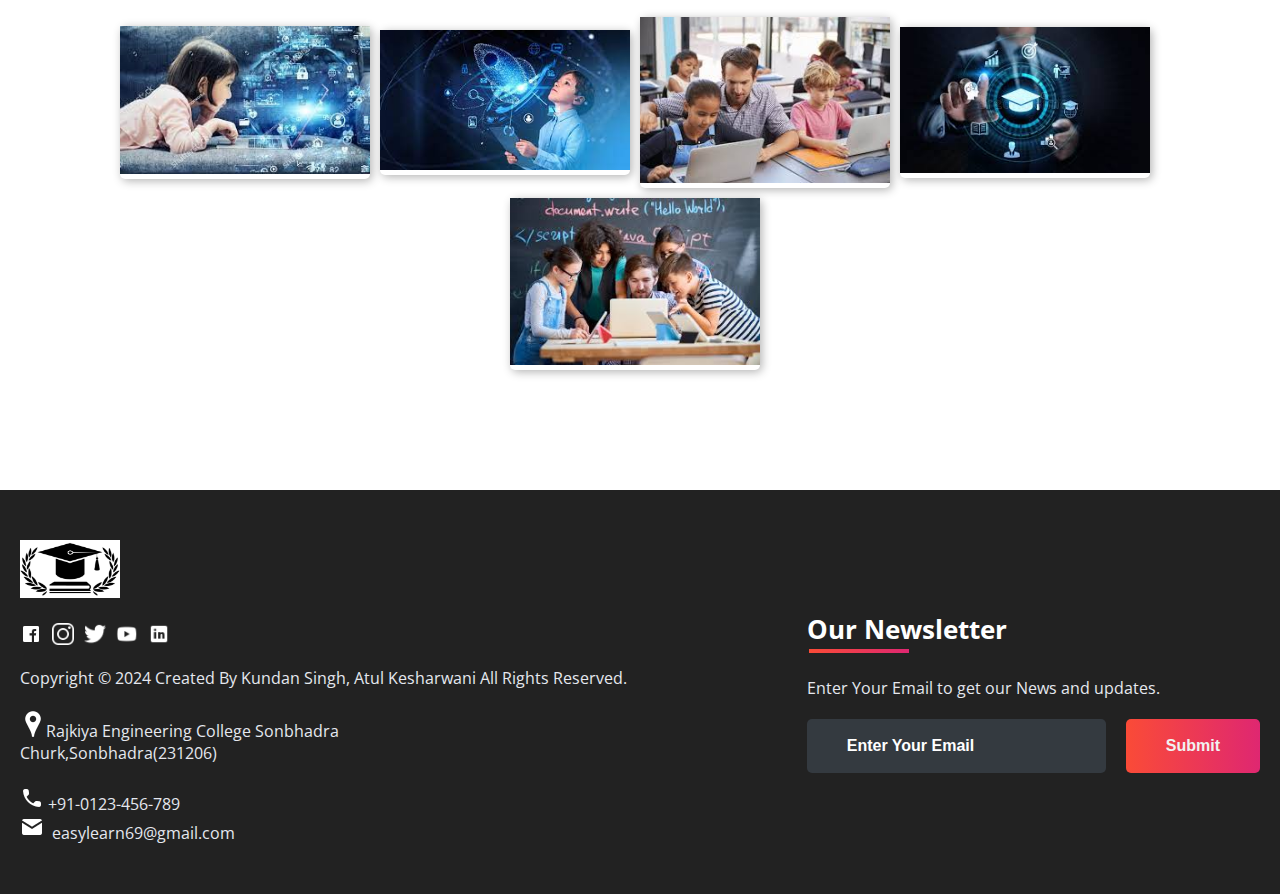
<file: subjects/computer_courses.html>
<!DOCTYPE html>
<html>
<head>
	<link rel="shortcut icon" type="png" href="../images/icon/logo.png">
	<title>Computer Science Courses on Easy Learn</title>
	<link rel="stylesheet" type="text/css" href="subjects.css">
	<script type="text/javascript" src="../script.js"></script>
</head>
<body>
	
<!-- NAVIGATION -->
	<header>
		<div class="nav" id="nav">
			<div id="learned-logo">
			<a href="../index.html"><img src="../images/icon/Logo 1.png" style="width: 120px;"></a></div>
			<div class="switch-tab" id="switch-tab" onclick="switchTAB()"><img src="../images/icon/menu.png"></div>
			<ul id="list-switch">
				<li><a href="jee.html"><img src="../images/courses/d1.png" class="icon">JEE</a></li>
				<li><a href="gate.html"><img src="../images/courses/paper.png" class="icon">GATE</a></li>
				<li><a href="#"><img src="../images/courses/computer.png" class="icon">Computer Courses</a></li>
				<li><a href="#data"><img src="../images/courses/data.png" class="icon">Data Structures</a></li>
				<li><a href="#algo"><img src="../images/courses/algo.png" class="icon">Algorithm</a></li>
				<li><a href="#images"><img src="../images/courses/projects.png" class="icon">Images</a></li>
			</ul>
			<div class="search" id="search-switch">
				<input type="search" placeholder="Search" class="srch"><button id="srchbtn"><img src="../images/icon/search.png"></button>
			</div>
		</div>
	</header>
	

<!-- MAIN Heading of Page -->
	<div class="title">
		<span>Computer Science Courses<br>on Easy Learn</span>
		<div class="shortdesc">
			<p>Learn programming languages and concepts to prepare for a career in<br>hardware or software development</p>
		</div>
	</div>


<!-- Some KeyWords related to Topic -->
	<div class="course">
		<div class="cbox">
		<div class="det"><a href="#java">Java</a></div>
		<div class="det"><a href="https://developer.android.com/">Android Development</a></div>
		<div class="det"><a href="https://docs.oracle.com/javafx/2/get_started/fxml_tutorial.htm">FXML</a></div>
		<div class="det"><a href="#c++">C++</a></div>
		<div class="det"><a href="https://www.geeksforgeeks.org/introduction-of-compiler-design/">Compiler Designing</a></div>
		<div class="det"><a href="https://www.coursera.org/specializations/game-design-and-development">Game Development</a></div>
		<div class="det"><a href="#algo">Algorithm</a></div>
		</div>
		<div class="cbox">
		<div class="det"><a href="#python">Python</a></div>
		<div class="det"><a href="https://www.coursera.org/learn/machine-learning">Machine Learning</a></div>
		<div class="det"><a href="https://en.wikipedia.org/wiki/Artificial_intelligence">Artificial Intelligence</a></div>
		<div class="det"><a href="https://en.wikipedia.org/wiki/Network">Networking</a></div>
		<div class="det"><a href="https://www.kaspersky.co.in/resource-center/definitions/what-is-cyber-security">Cyber Security</a></div>
		<div class="det"><a href="https://www.eccouncil.org/ethical-hacking/">Ethical Hacking</a></div>
		<div class="det"><a href="#data">Data Structures</a></div>
		</div>
		<div class="cbox">
		<div class="det"><a href="#html_css">HTML and CSS</a></div>
		<div class="det"><a href="https://www.udacity.com/course/full-stack-web-developer-nanodegree--nd0044">Full Stack Web Development</a></div>
		<div class="det"><a href="https://uxplanet.org/what-is-ui-vs-ux-design-and-the-difference-d9113f6612de?gi=6d9d13f4cc95">UI Designing</a></div>
		<div class="det"><a href="https://www.adobe.com/in/products/xd.html">Adobe XD</a></div>
		<div class="det"><a href="https://www.sciencedirect.com/topics/computer-science/hardware-design">Hardware Designing</a></div>
		<div class="det"><a href="#javascript">JavaScript</a></div>
		<div class="det"><a href="#html_css">Bootstrap</a></div>
		</div>
	</div>


<!-- Courses Available -->
	<div class="inbt">
		Accelerate your career with Computer Science programs
	</div>

	<div class="ccard">
	<center>
		<div class="ccardbox">
			<div class="dcard">
				<div class="fpart"><img src="../images/courses/java-course.jpg"></div>
				<a href="#java"><div class="spart">2 Courses <img src="../images/icon/dropdown.png"></div></a>
			</div>
			<div class="dcard">
				<div class="fpart"><img src="../images/courses/python-course.png"></div>
				<a href="#python"><div class="spart">5 Courses <img src="../images/icon/dropdown.png"></div></a>
			</div>
			<div class="dcard">
				<div class="fpart"><img src="../images/courses/c-course.jpg"></div>
				<a href="#c++"><div class="spart">3 Courses <img src="../images/icon/dropdown.png"></div></a>
			</div>
		</div>
		<div class="ccardbox">
			<div class="dcard">
				<div class="fpart"><img src="../images/courses/web-course.jpg"></div>
				<a href="#html_css"><div class="spart">6 Courses <img src="../images/icon/dropdown.png"></div></a>
			</div>
			<div class="dcard">
				<div class="fpart"><img src="../images/courses/data-course.jpg"></div>
				<a href="#data"><div class="spart">2 Courses <img src="../images/icon/dropdown.png"></div></a>
			</div>
			<div class="dcard">
				<div class="fpart"><img src="../images/courses/algo-course.jpg"></div>
				<a href="#algo"><div class="spart">1 Courses <img src="../images/icon/dropdown.png"></div></a>
			</div>
		</div>
	</center>
	</div>


<!-- Videos on JAVA Lectures -->
	<div class="title2" id="java">
		<span>Start Programming with Java</span>
		<div class="shortdesc2">
			<p>Practice and Practice to become a good Java programmer</p>
		</div>
	</div>
	
	<center>
		<div class="ccardbox2">
			<div class="dcard2"><span class="tag" >1/8</span>
				<div class="fpart2">
					<img src="../images/courses/java-course.jpg">
					<iframe src="https://www.youtube.com/embed/IsLyduxZ9sc" frameborder="0" allow="accelerometer; autoplay; encrypted-media; gyroscope; picture-in-picture" allowfullscreen></iframe>
				</div>
			</div>
			<div class="dcard2"><span class="tag" >2/8</span>
				<div class="fpart2">
					<img src="../images/courses/java-course.jpg">
					<iframe src="https://www.youtube.com/embed/U_vuESBFEpE" frameborder="0" allow="accelerometer; autoplay; encrypted-media; gyroscope; picture-in-picture" allowfullscreen></iframe>
				</div>
			</div>
			<div class="dcard2"><span class="tag" >3/8</span>
				<div class="fpart2">
					<img src="../images/courses/java-course.jpg">
					<iframe src="https://www.youtube.com/embed/7i8vbPA37y0" frameborder="0" allow="accelerometer; autoplay; encrypted-media; gyroscope; picture-in-picture" allowfullscreen></iframe>
				</div>
			</div>
			<div class="dcard2"><span class="tag" >4/8</span>
				<div class="fpart2">
					<img src="../images/courses/java-course.jpg">
					<iframe src="https://www.youtube.com/embed/FB47F-QIk3k" frameborder="0" allow="accelerometer; autoplay; encrypted-media; gyroscope; picture-in-picture" allowfullscreen></iframe>
				</div>
			</div>
			<div class="dcard2"><span class="tag" >5/8</span>
				<div class="fpart2">
					<img src="../images/courses/java-course.jpg">
					<iframe src="https://www.youtube.com/embed/8qyVcHJ1Et4" frameborder="0" allow="accelerometer; autoplay; encrypted-media; gyroscope; picture-in-picture" allowfullscreen></iframe>
				</div>
			</div>
			<div class="dcard2"><span class="tag" >6/8</span>
				<div class="fpart2">
					<img src="../images/courses/java-course.jpg">
					<iframe src="https://www.youtube.com/embed/N53Vf8HGd-0" frameborder="0" allow="accelerometer; autoplay; encrypted-media; gyroscope; picture-in-picture" allowfullscreen></iframe>
				</div>
			</div>
			<div class="dcard2"><span class="tag" >7/8</span>
				<div class="fpart2">
					<img src="../images/courses/java-course.jpg">
					<iframe src="https://www.youtube.com/embed/slz2Vc904Qg" frameborder="0" allow="accelerometer; autoplay; encrypted-media; gyroscope; picture-in-picture" allowfullscreen></iframe>
				</div>
			</div>
			<div class="dcard2"><span class="tag" >8/8</span>
				<div class="fpart2">
					<img src="../images/courses/java-course.jpg">
					<iframe src="https://www.youtube.com/embed/Q0NVRQP1Z5g" frameborder="0" allow="accelerometer; autoplay; encrypted-media; gyroscope; picture-in-picture" allowfullscreen></iframe>
				</div>
			</div>
		</div>
	</center>
	<br><br>
	<div class="click-me">
		<a href="https://www.youtube.com/watch?v=IsLyduxZ9sc&list=PLX9Zi6XTqOKQ7TdRz0QynGIKuMV9Q2H8E" target="_blank">Click Here to Watch full playlist</a>
	</div>

<!-- Videos on C++ Lectures -->

	<div class="title2" id="c++">
		<span>Start Programming with C++</span>
		<div class="shortdesc2">
			<p>Practice and Practice to become a good C++ programmer</p>
		</div>
	</div>
	<center>
		<div class="ccardbox2">
			<div class="dcard2"><span class="tag" >1/8</span>
				<div class="fpart2"><img src="../images/courses/c-course.jpg">
					<iframe src="https://www.youtube.com/embed/Iuo9PpGE04Y" frameborder="0" allow="accelerometer; autoplay; encrypted-media; gyroscope; picture-in-picture" allowfullscreen></iframe>
				</div>
			</div>
			<div class="dcard2"><span class="tag" >2/8</span>
				<div class="fpart2"><img src="../images/courses/c-course.jpg">
					<iframe src="https://www.youtube.com/embed/52dHKRD7cdg" frameborder="0" allow="accelerometer; autoplay; encrypted-media; gyroscope; picture-in-picture" allowfullscreen></iframe>
				</div>
			</div>
			<div class="dcard2"><span class="tag" >3/8</span>
				<div class="fpart2"><img src="../images/courses/c-course.jpg">
					<iframe src="https://www.youtube.com/embed/Iuo9PpGE04Y" frameborder="0" allow="accelerometer; autoplay; encrypted-media; gyroscope; picture-in-picture" allowfullscreen></iframe>
				</div>
			</div>
			<div class="dcard2"><span class="tag" >4/8</span>
				<div class="fpart2"><img src="../images/courses/c-course.jpg">
					<iframe src="https://www.youtube.com/embed/Iuo9PpGE04Y" frameborder="0" allow="accelerometer; autoplay; encrypted-media; gyroscope; picture-in-picture" allowfullscreen></iframe>
				</div>
			</div>
		
			<div class="dcard2"><span class="tag" >5/8</span>
				<div class="fpart2"><img src="../images/courses/c-course.jpg">
					<iframe src="https://www.youtube.com/embed/Iuo9PpGE04Y" frameborder="0" allow="accelerometer; autoplay; encrypted-media; gyroscope; picture-in-picture" allowfullscreen></iframe>
				</div>
			</div>
			<div class="dcard2"><span class="tag" >6/8</span>
				<div class="fpart2"><img src="../images/courses/c-course.jpg">
					<iframe src="https://www.youtube.com/embed/Iuo9PpGE04Y" frameborder="0" allow="accelerometer; autoplay; encrypted-media; gyroscope; picture-in-picture" allowfullscreen></iframe>
				</div>
			</div>
			<div class="dcard2"><span class="tag" >7/8</span>
				<div class="fpart2"><img src="../images/courses/c-course.jpg">
					<iframe src="https://www.youtube.com/embed/Iuo9PpGE04Y" frameborder="0" allow="accelerometer; autoplay; encrypted-media; gyroscope; picture-in-picture" allowfullscreen></iframe>
				</div>
			</div>
			<div class="dcard2"><span class="tag" >8/8</span>
				<div class="fpart2"><img src="../images/courses/c-course.jpg">
					<iframe src="https://www.youtube.com/embed/Iuo9PpGE04Y" frameborder="0" allow="accelerometer; autoplay; encrypted-media; gyroscope; picture-in-picture" allowfullscreen></iframe>
				</div>
			</div>
		</div>
	</center>
<br><br>
	<div class="click-me">
		<a href="https://www.youtube.com/watch?v=Iuo9PpGE04Y&feature=youtu.be" target="_blank">Click Here to Watch full playlist</a>
	</div>

<!-- Videos on PYTHON Lectures -->

	<div class="title2" id="python">
		<span>Start Programming with Python</span>
		<div class="shortdesc2">
			<p>Practice and Practice to become a good Python programmer</p>
		</div>
	</div>
	<center>
		<div class="ccardbox2">
			<div class="dcard2"><span class="tag" >1/8</span>
				<div class="fpart2"><img src="../images/courses/python-course.png">
					<iframe src="https://www.youtube.com/embed/QXeEoD0pB3E" frameborder="0" allow="accelerometer; autoplay; encrypted-media; gyroscope; picture-in-picture" allowfullscreen></iframe>
				</div>
			</div>
			<div class="dcard2"><span class="tag" >2/8</span>
				<div class="fpart2"><img src="../images/courses/python-course.png">
					<iframe src="https://www.youtube.com/embed/QXeEoD0pB3E" frameborder="0" allow="accelerometer; autoplay; encrypted-media; gyroscope; picture-in-picture" allowfullscreen></iframe>
				</div>
			</div>
			<div class="dcard2"><span class="tag" >3/8</span>
				<div class="fpart2"><img src="../images/courses/python-course.png">
					<iframe src="https://www.youtube.com/embed/QXeEoD0pB3E" frameborder="0" allow="accelerometer; autoplay; encrypted-media; gyroscope; picture-in-picture" allowfullscreen></iframe>
				</div>
			</div>
			<div class="dcard2"><span class="tag" >4/8</span>
				<div class="fpart2"><img src="../images/courses/python-course.png">
					<iframe src="https://www.youtube.com/embed/QXeEoD0pB3E" frameborder="0" allow="accelerometer; autoplay; encrypted-media; gyroscope; picture-in-picture" allowfullscreen></iframe>
				</div>
			</div>
		
			<div class="dcard2"><span class="tag" >5/8</span>
				<div class="fpart2"><img src="../images/courses/python-course.png">
					<iframe src="https://www.youtube.com/embed/QXeEoD0pB3E" frameborder="0" allow="accelerometer; autoplay; encrypted-media; gyroscope; picture-in-picture" allowfullscreen></iframe>
				</div>
			</div>
			<div class="dcard2"><span class="tag" >6/8</span>
				<div class="fpart2"><img src="../images/courses/python-course.png">
					<iframe src="https://www.youtube.com/embed/QXeEoD0pB3E" frameborder="0" allow="accelerometer; autoplay; encrypted-media; gyroscope; picture-in-picture" allowfullscreen></iframe>
				</div>
			</div>
			<div class="dcard2"><span class="tag" >7/8</span>
				<div class="fpart2"><img src="../images/courses/python-course.png">
					<iframe src="https://www.youtube.com/embed/QXeEoD0pB3E" frameborder="0" allow="accelerometer; autoplay; encrypted-media; gyroscope; picture-in-picture" allowfullscreen></iframe>
				</div>
			</div>
			<div class="dcard2"><span class="tag" >8/8</span>
				<div class="fpart2"><img src="../images/courses/python-course.png">
					<iframe src="https://www.youtube.com/embed/QXeEoD0pB3E" frameborder="0" allow="accelerometer; autoplay; encrypted-media; gyroscope; picture-in-picture" allowfullscreen></iframe>
				</div>
			</div>
		</div>
	</center>

<br><br>
	<div class="click-me">
		<a href="https://youtu.be/QXeEoD0pB3E" target="_blank">Click Here to Watch full playlist</a>
	</div>
<!-- Videos on DATA STRUCTURES Lectures -->

	<div class="title2" id="data">
		<span>Data Structures</span>
		<div class="shortdesc2">
			<p>Make your data structures concepts strong...</p>
		</div>
	</div>
	<center>
		<div class="ccardbox2">
			<div class="dcard2"><span class="tag" >1/8</span>
				<div class="fpart2"><img src="../images/courses/data-course.jpg">
					<iframe src="https://www.youtube.com/embed/Db9ZYbJONHc" frameborder="0" allow="accelerometer; autoplay; encrypted-media; gyroscope; picture-in-picture" allowfullscreen></iframe>
				</div>
			</div>
			<div class="dcard2"><span class="tag" >2/8</span>
				<div class="fpart2"><img src="../images/courses/data-course.jpg">
					<iframe src="https://www.youtube.com/embed/Db9ZYbJONHc" frameborder="0" allow="accelerometer; autoplay; encrypted-media; gyroscope; picture-in-picture" allowfullscreen></iframe>
				</div>
			</div>
			<div class="dcard2"><span class="tag" >3/8</span>
				<div class="fpart2"><img src="../images/courses/data-course.jpg">
					<iframe src="https://www.youtube.com/embed/Db9ZYbJONHc" frameborder="0" allow="accelerometer; autoplay; encrypted-media; gyroscope; picture-in-picture" allowfullscreen></iframe>
				</div>
			</div>
			<div class="dcard2"><span class="tag" >4/8</span>
				<div class="fpart2"><img src="../images/courses/data-course.jpg">
					<iframe src="https://www.youtube.com/embed/Db9ZYbJONHc" frameborder="0" allow="accelerometer; autoplay; encrypted-media; gyroscope; picture-in-picture" allowfullscreen></iframe>
				</div>
			</div>
		
			<div class="dcard2"><span class="tag" >5/8</span>
				<div class="fpart2"><img src="../images/courses/data-course.jpg">
					<iframe src="https://www.youtube.com/embed/Db9ZYbJONHc" frameborder="0" allow="accelerometer; autoplay; encrypted-media; gyroscope; picture-in-picture" allowfullscreen></iframe>
				</div>
			</div>
			<div class="dcard2"><span class="tag" >6/8</span>
				<div class="fpart2"><img src="../images/courses/data-course.jpg">
					<iframe src="https://www.youtube.com/embed/Db9ZYbJONHc" frameborder="0" allow="accelerometer; autoplay; encrypted-media; gyroscope; picture-in-picture" allowfullscreen></iframe>
				</div>
			</div>
			<div class="dcard2"><span class="tag" >7/8</span>
				<div class="fpart2"><img src="../images/courses/data-course.jpg">
					<iframe src="https://www.youtube.com/embed/Db9ZYbJONHc" frameborder="0" allow="accelerometer; autoplay; encrypted-media; gyroscope; picture-in-picture" allowfullscreen></iframe>
				</div>
			</div>
			<div class="dcard2"><span class="tag" >8/8</span>
				<div class="fpart2"><img src="../images/courses/data-course.jpg">
					<iframe src="https://www.youtube.com/embed/Db9ZYbJONHc" frameborder="0" allow="accelerometer; autoplay; encrypted-media; gyroscope; picture-in-picture" allowfullscreen></iframe>
				</div>
			</div>
		</div>
	</center>
<br><br>
	<div class="click-me">
		<a href="https://www.youtube.com/watch?v=Db9ZYbJONHc" target="_blank">Click Here to Watch full playlist</a>
	</div>

<!-- Videos on ALGORITHM Lectures -->

	<div class="title2" id="algo">
		<span>Algorithm</span>
		<div class="shortdesc2">
			<p>Make your algorithm concepts clear...</p>
		</div>
	</div>
	<center>
		<div class="ccardbox2">
			<div class="dcard2"><span class="tag" >1/8</span>
				<div class="fpart2"><img src="../images/courses/algo-course.jpg">
					<iframe src="https://www.youtube.com/embed/0IAPZzGSbME" frameborder="0" allow="accelerometer; autoplay; encrypted-media; gyroscope; picture-in-picture" allowfullscreen></iframe>
				</div>
			</div>
			<div class="dcard2"><span class="tag" >2/8</span>
				<div class="fpart2"><img src="../images/courses/algo-course.jpg">
					<iframe src="https://www.youtube.com/embed/0IAPZzGSbME" frameborder="0" allow="accelerometer; autoplay; encrypted-media; gyroscope; picture-in-picture" allowfullscreen></iframe>
				</div>
			</div>
			<div class="dcard2"><span class="tag" >3/8</span>
				<div class="fpart2"><img src="../images/courses/algo-course.jpg">
					<iframe src="https://www.youtube.com/embed/0IAPZzGSbME" frameborder="0" allow="accelerometer; autoplay; encrypted-media; gyroscope; picture-in-picture" allowfullscreen></iframe>
				</div>
			</div>
			<div class="dcard2"><span class="tag" >4/8</span>
				<div class="fpart2"><img src="../images/courses/algo-course.jpg">
					<iframe src="https://www.youtube.com/embed/0IAPZzGSbME" frameborder="0" allow="accelerometer; autoplay; encrypted-media; gyroscope; picture-in-picture" allowfullscreen></iframe>
				</div>
			</div>
		
			<div class="dcard2"><span class="tag" >5/8</span>
				<div class="fpart2"><img src="../images/courses/algo-course.jpg">
					<iframe src="https://www.youtube.com/embed/0IAPZzGSbME" frameborder="0" allow="accelerometer; autoplay; encrypted-media; gyroscope; picture-in-picture" allowfullscreen></iframe>
				</div>
			</div>
			<div class="dcard2"><span class="tag" >6/8</span>
				<div class="fpart2"><img src="../images/courses/algo-course.jpg">
					<iframe src="https://www.youtube.com/embed/0IAPZzGSbME" frameborder="0" allow="accelerometer; autoplay; encrypted-media; gyroscope; picture-in-picture" allowfullscreen></iframe>
				</div>
			</div>
			<div class="dcard2"><span class="tag" >7/8</span>
				<div class="fpart2"><img src="../images/courses/algo-course.jpg">
					<iframe src="https://www.youtube.com/embed/0IAPZzGSbME" frameborder="0" allow="accelerometer; autoplay; encrypted-media; gyroscope; picture-in-picture" allowfullscreen></iframe>
				</div>
			</div>
			<div class="dcard2"><span class="tag" >8/8</span>
				<div class="fpart2"><img src="../images/courses/algo-course.jpg">
					<iframe src="https://www.youtube.com/embed/0IAPZzGSbME" frameborder="0" allow="accelerometer; autoplay; encrypted-media; gyroscope; picture-in-picture" allowfullscreen></iframe>
				</div>
			</div>
		</div>
	</center>
<br><br>
	<div class="click-me">
		<a href="https://www.youtube.com/watch?v=0IAPZzGSbME" target="_blank">Click Here to Watch full playlist</a>
	</div>

<!-- Videos on HTML and CSS Lectures -->

	<div class="title2" id="html_css">
		<span>Start Programming with HTML and CSS</span>
		<div class="shortdesc2">
			<p>Show your creativity and uniqueness</p>
		</div>
	</div>
	<center>
		<div class="ccardbox2">
			<div class="dcard2"><span class="tag" >1/8</span>
				<div class="fpart2"><img src="../images/courses/web-course.jpg">
					<iframe src="https://www.youtube.com/embed/TKYsuU86-DQ" frameborder="0" allow="accelerometer; autoplay; encrypted-media; gyroscope; picture-in-picture" allowfullscreen></iframe>
				</div>
			</div>
			<div class="dcard2"><span class="tag" >2/8</span>
				<div class="fpart2"><img src="../images/courses/web-course.jpg">
					<iframe src="https://www.youtube.com/embed/TKYsuU86-DQ" frameborder="0" allow="accelerometer; autoplay; encrypted-media; gyroscope; picture-in-picture" allowfullscreen></iframe>
				</div>
			</div>
			<div class="dcard2"><span class="tag" >3/8</span>
				<div class="fpart2"><img src="../images/courses/web-course.jpg">
					<iframe src="https://www.youtube.com/embed/TKYsuU86-DQ" frameborder="0" allow="accelerometer; autoplay; encrypted-media; gyroscope; picture-in-picture" allowfullscreen></iframe>
				</div>
			</div>
			<div class="dcard2"><span class="tag" >4/8</span>
				<div class="fpart2"><img src="../images/courses/web-course.jpg">
					<iframe src="https://www.youtube.com/embed/TKYsuU86-DQ" frameborder="0" allow="accelerometer; autoplay; encrypted-media; gyroscope; picture-in-picture" allowfullscreen></iframe>
				</div>
			</div>
		
			<div class="dcard2"><span class="tag" >5/8</span>
				<div class="fpart2"><img src="../images/courses/web-course.jpg">
					<iframe src="https://www.youtube.com/embed/TKYsuU86-DQ" frameborder="0" allow="accelerometer; autoplay; encrypted-media; gyroscope; picture-in-picture" allowfullscreen></iframe>
				</div>
			</div>
			<div class="dcard2"><span class="tag" >6/8</span>
				<div class="fpart2"><img src="../images/courses/web-course.jpg">
					<iframe src="https://www.youtube.com/embed/TKYsuU86-DQ" frameborder="0" allow="accelerometer; autoplay; encrypted-media; gyroscope; picture-in-picture" allowfullscreen></iframe>
				</div>
			</div>
			<div class="dcard2"><span class="tag" >7/8</span>
				<div class="fpart2"><img src="../images/courses/web-course.jpg">
					<iframe src="https://www.youtube.com/embed/TKYsuU86-DQ" frameborder="0" allow="accelerometer; autoplay; encrypted-media; gyroscope; picture-in-picture" allowfullscreen></iframe>
				</div>
			</div>
			<div class="dcard2"><span class="tag" >8/8</span>
				<div class="fpart2"><img src="../images/courses/web-course.jpg">
					<iframe src="https://www.youtube.com/embed/TKYsuU86-DQ" frameborder="0" allow="accelerometer; autoplay; encrypted-media; gyroscope; picture-in-picture" allowfullscreen></iframe>
				</div>
			</div>
		</div>
	</center>

<br><br>
	<div class="click-me">
		<a href="https://www.youtube.com/watch?v=TKYsuU86-DQ" target="_blank">Click Here to Watch full playlist</a>
	</div>
<!-- Videos on JAVASCRIPT Lectures -->

	<div class="title2" id="javascript">
		<span>Start Programming with JavaScript</span>
		<div class="shortdesc2">
			<p>Use this to build great projects</p>
		</div>
	</div>
	<center>
		<div class="ccardbox2">
			<div class="dcard2"><span class="tag" >1/8</span>
				<div class="fpart2"><img src="../images/courses/javascript-course.jpg">
					<iframe src="https://www.youtube.com/embed/uDwSnnhl1Ng" frameborder="0" allow="accelerometer; autoplay; encrypted-media; gyroscope; picture-in-picture" allowfullscreen></iframe>
				</div>
			</div>
			<div class="dcard2"><span class="tag" >2/8</span>
				<div class="fpart2"><img src="../images/courses/javascript-course.jpg">
					<iframe src="https://www.youtube.com/embed/uDwSnnhl1Ng" frameborder="0" allow="accelerometer; autoplay; encrypted-media; gyroscope; picture-in-picture" allowfullscreen></iframe>
				</div>
			</div>
			<div class="dcard2"><span class="tag" >3/8</span>
				<div class="fpart2"><img src="../images/courses/javascript-course.jpg">
					<iframe src="https://www.youtube.com/embed/uDwSnnhl1Ng" frameborder="0" allow="accelerometer; autoplay; encrypted-media; gyroscope; picture-in-picture" allowfullscreen></iframe>
				</div>
			</div>
			<div class="dcard2"><span class="tag" >4/8</span>
				<div class="fpart2"><img src="../images/courses/javascript-course.jpg">
					<iframe src="https://www.youtube.com/embed/uDwSnnhl1Ng" frameborder="0" allow="accelerometer; autoplay; encrypted-media; gyroscope; picture-in-picture" allowfullscreen></iframe>
				</div>
			</div>
		
			<div class="dcard2"><span class="tag" >5/8</span>
				<div class="fpart2"><img src="../images/courses/javascript-course.jpg">
					<iframe src="https://www.youtube.com/embed/uDwSnnhl1Ng" frameborder="0" allow="accelerometer; autoplay; encrypted-media; gyroscope; picture-in-picture" allowfullscreen></iframe>
				</div>
			</div>
			<div class="dcard2"><span class="tag" >6/8</span>
				<div class="fpart2"><img src="../images/courses/javascript-course.jpg">
					<iframe src="https://www.youtube.com/embed/uDwSnnhl1Ng" frameborder="0" allow="accelerometer; autoplay; encrypted-media; gyroscope; picture-in-picture" allowfullscreen></iframe>
				</div>
			</div>
			<div class="dcard2"><span class="tag" >7/8</span>
				<div class="fpart2"><img src="../images/courses/javascript-course.jpg">
					<iframe src="https://www.youtube.com/embed/uDwSnnhl1Ng" frameborder="0" allow="accelerometer; autoplay; encrypted-media; gyroscope; picture-in-picture" allowfullscreen></iframe>
				</div>
			</div>
			<div class="dcard2"><span class="tag" >8/8</span>
				<div class="fpart2"><img src="../images/courses/javascript-course.jpg">
					<iframe src="https://www.youtube.com/embed/uDwSnnhl1Ng" frameborder="0" allow="accelerometer; autoplay; encrypted-media; gyroscope; picture-in-picture" allowfullscreen></iframe>
				</div>
			</div>
		</div>
	</center>
<br><br>
	<div class="click-me">
		<a href="https://www.youtube.com/watch?v=uDwSnnhl1Ng" target="_blank">Click Here to Watch full playlist</a>
	</div>

<!-- Browse Images -->
	<div class="title2" id="images">
		<span>Browse Images</span>
		<div class="shortdesc2">
			<p>Here you can find various types of Images related to the Technical Education. </p>
		</div>
	</div>
	<div class="project-panel">
		<div class="project-card">
			<img src="../images/projects/img1.jpg">
			
		</div>
		<div class="project-card">
			<img src="../images/projects/img2.jpg">
			
		</div>
		<div class="project-card">
			<img src="../images/projects/img3.jpg">
			
		</div>
		<div class="project-card">
			<img src="../images/projects/img4.jpg">
			
		</div>
		<div class="project-card">
			<img src="../images/projects/img5.jpg">
			
		</div>

	</div>

<br><br><br><br><br>

<!-- FOOTER -->
<footer>
	<div class="footer-container">
		<div class="left-col">
			<img src="../images/icon/logo.png" style="width: 100px;">
			<div class="logo"></div>
			<div class="social-media">
				<a href="#"><img src="../images/icon\fb.png"></a>
				<a href="#"><img src="../images/icon\insta.png"></a>
				<a href="#"><img src="../images/icon\tt.png"></a>
				<a href="#"><img src="../images/icon\ytube.png"></a>
				<a href="#"><img src="../images/icon\linkedin.png"></a>
			</div><br><br>
			<p class="rights-text">Copyright © 2024 Created By Kundan Singh, Atul Kesharwani All Rights Reserved.</p>
			<br><p><img src="../images/icon/location.png">Rajkiya Engineering College Sonbhadra<br>Churk,Sonbhadra(231206)</p><br>
			<p><img src="../images/icon/phone.png"> +91-0123-456-789<br><img src="../images/icon/mail.png">&nbsp; easylearn69@gmail.com</p>
		</div>
		<div class="right-col">
			<h1 style="color: #fff">Our Newsletter</h1>
			<div class="border"></div><br>
			<p>Enter Your Email to get our News and updates.</p>
			<form class="newsletter-form">
				<input class="txtb" type="email" placeholder="Enter Your Email">
				<input class="btn" type="submit" value="Submit">
			</form>
		</div>
	</div>
</footer>

</body>
</html>
</file>
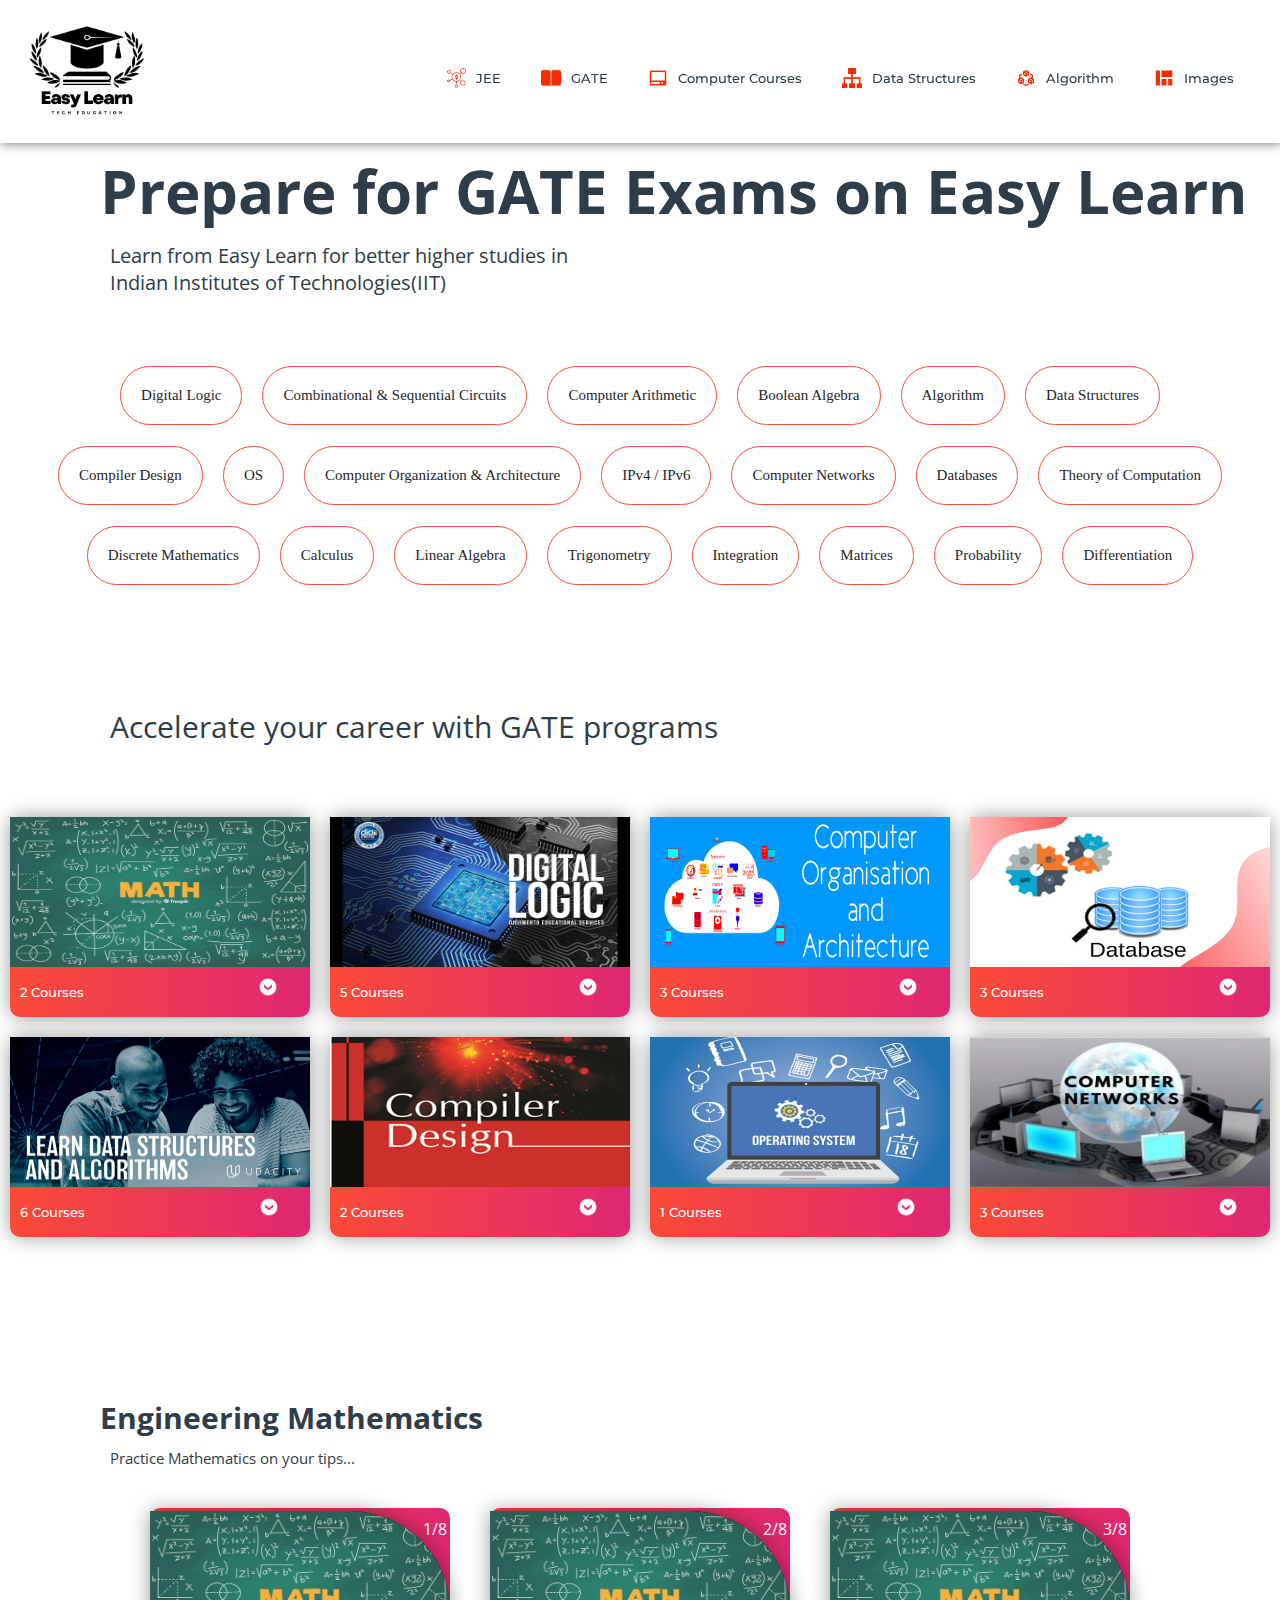
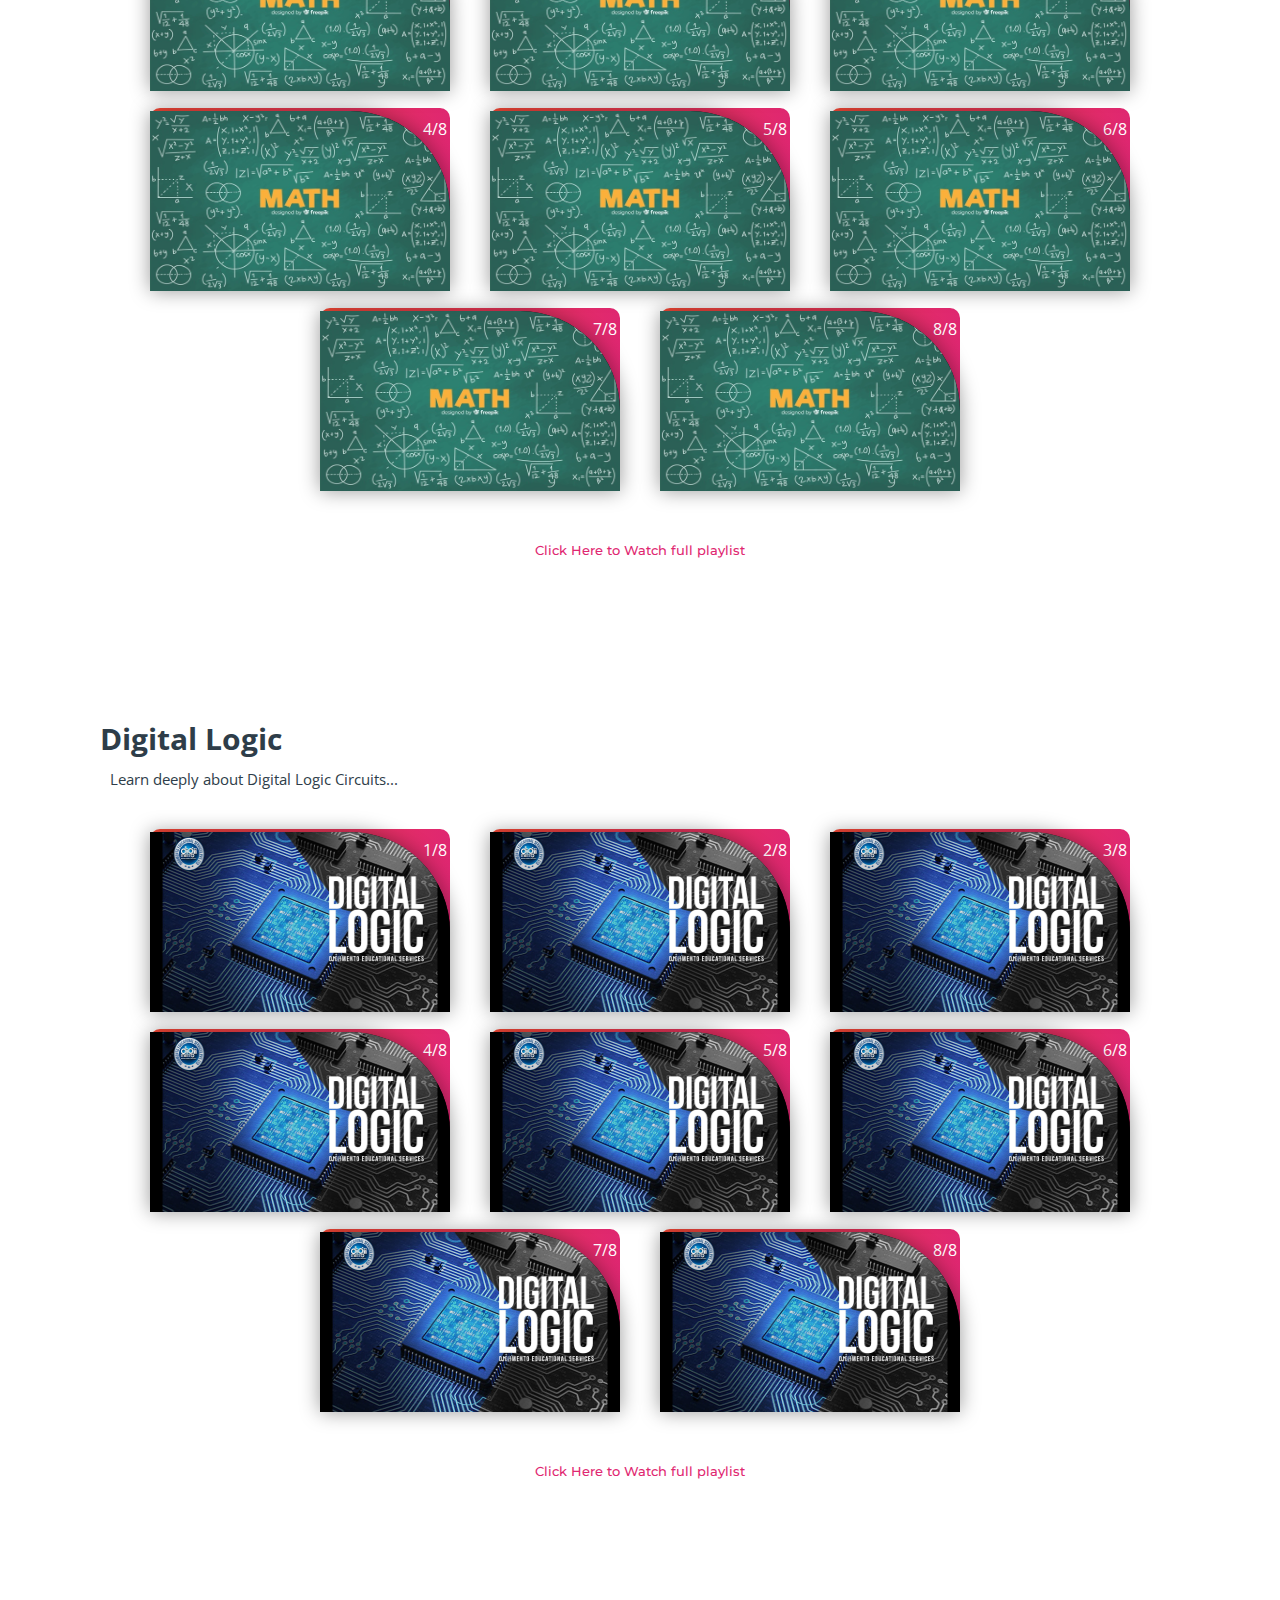
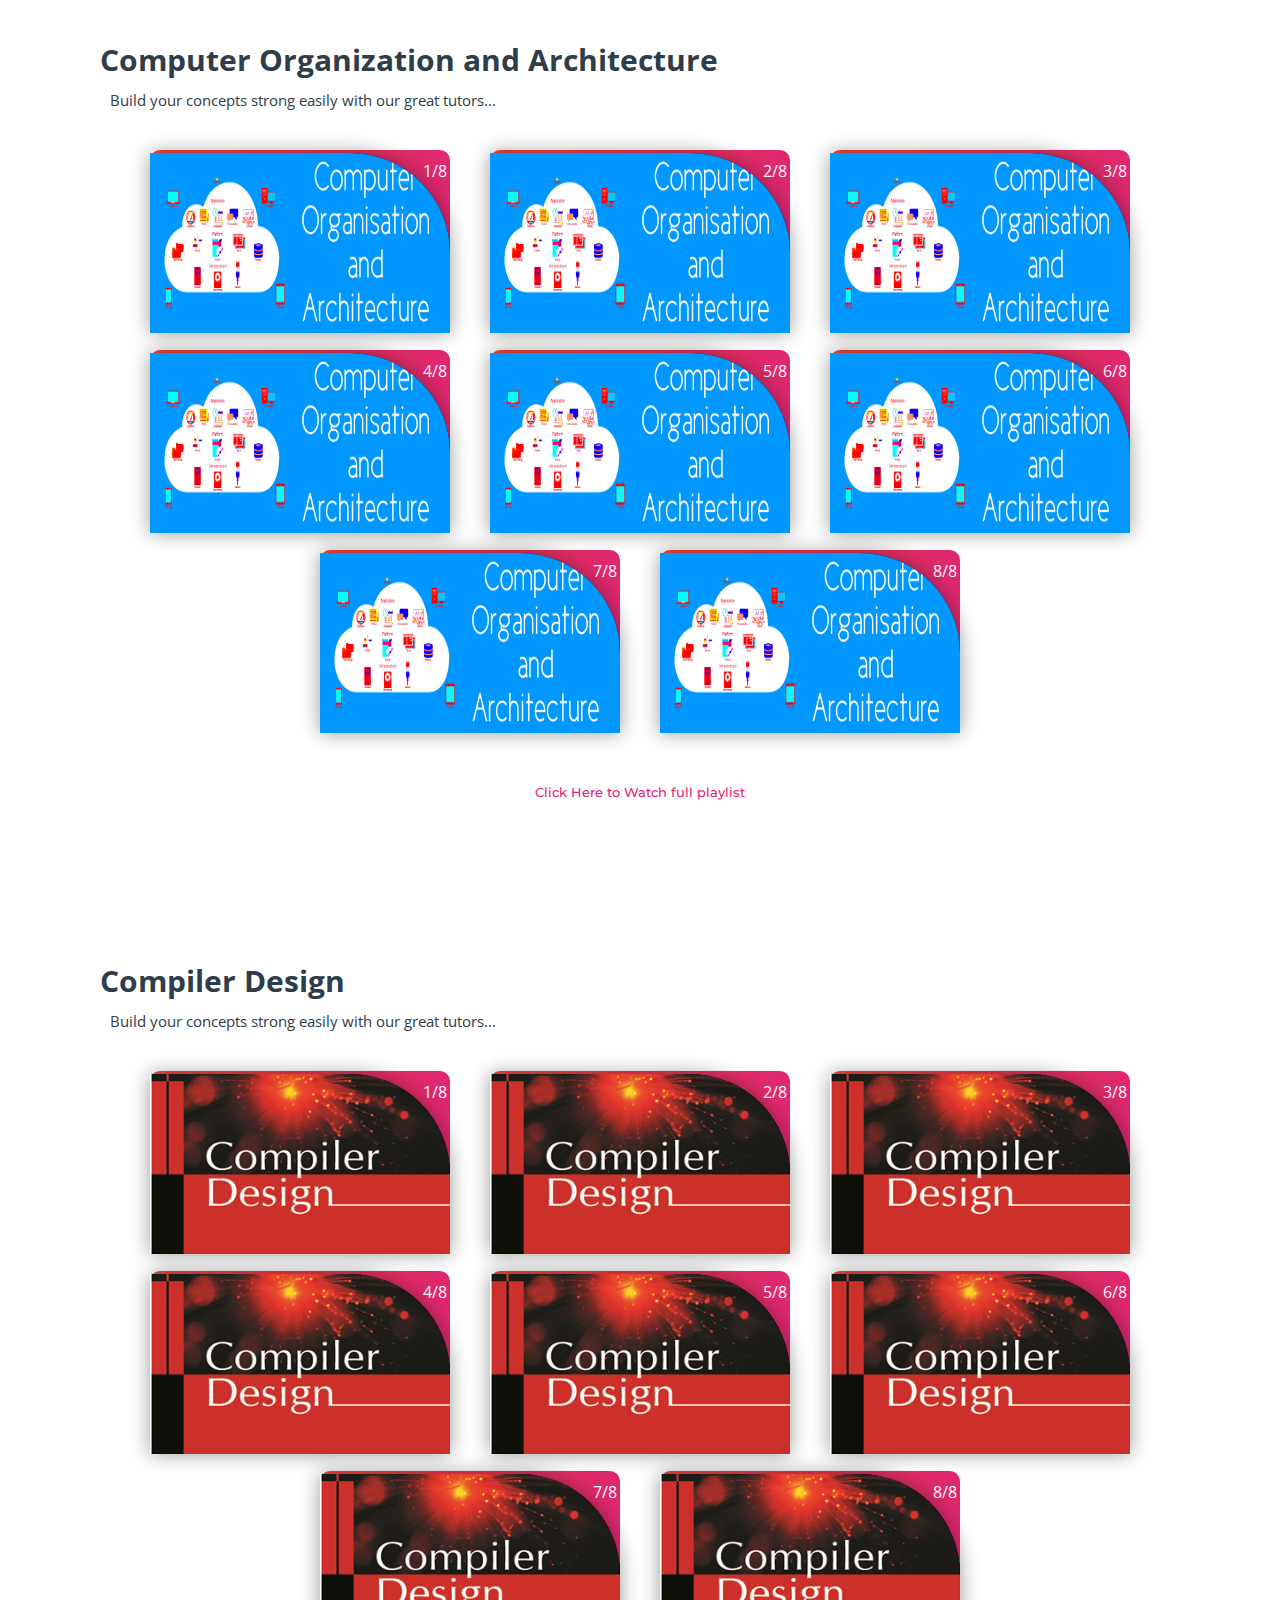
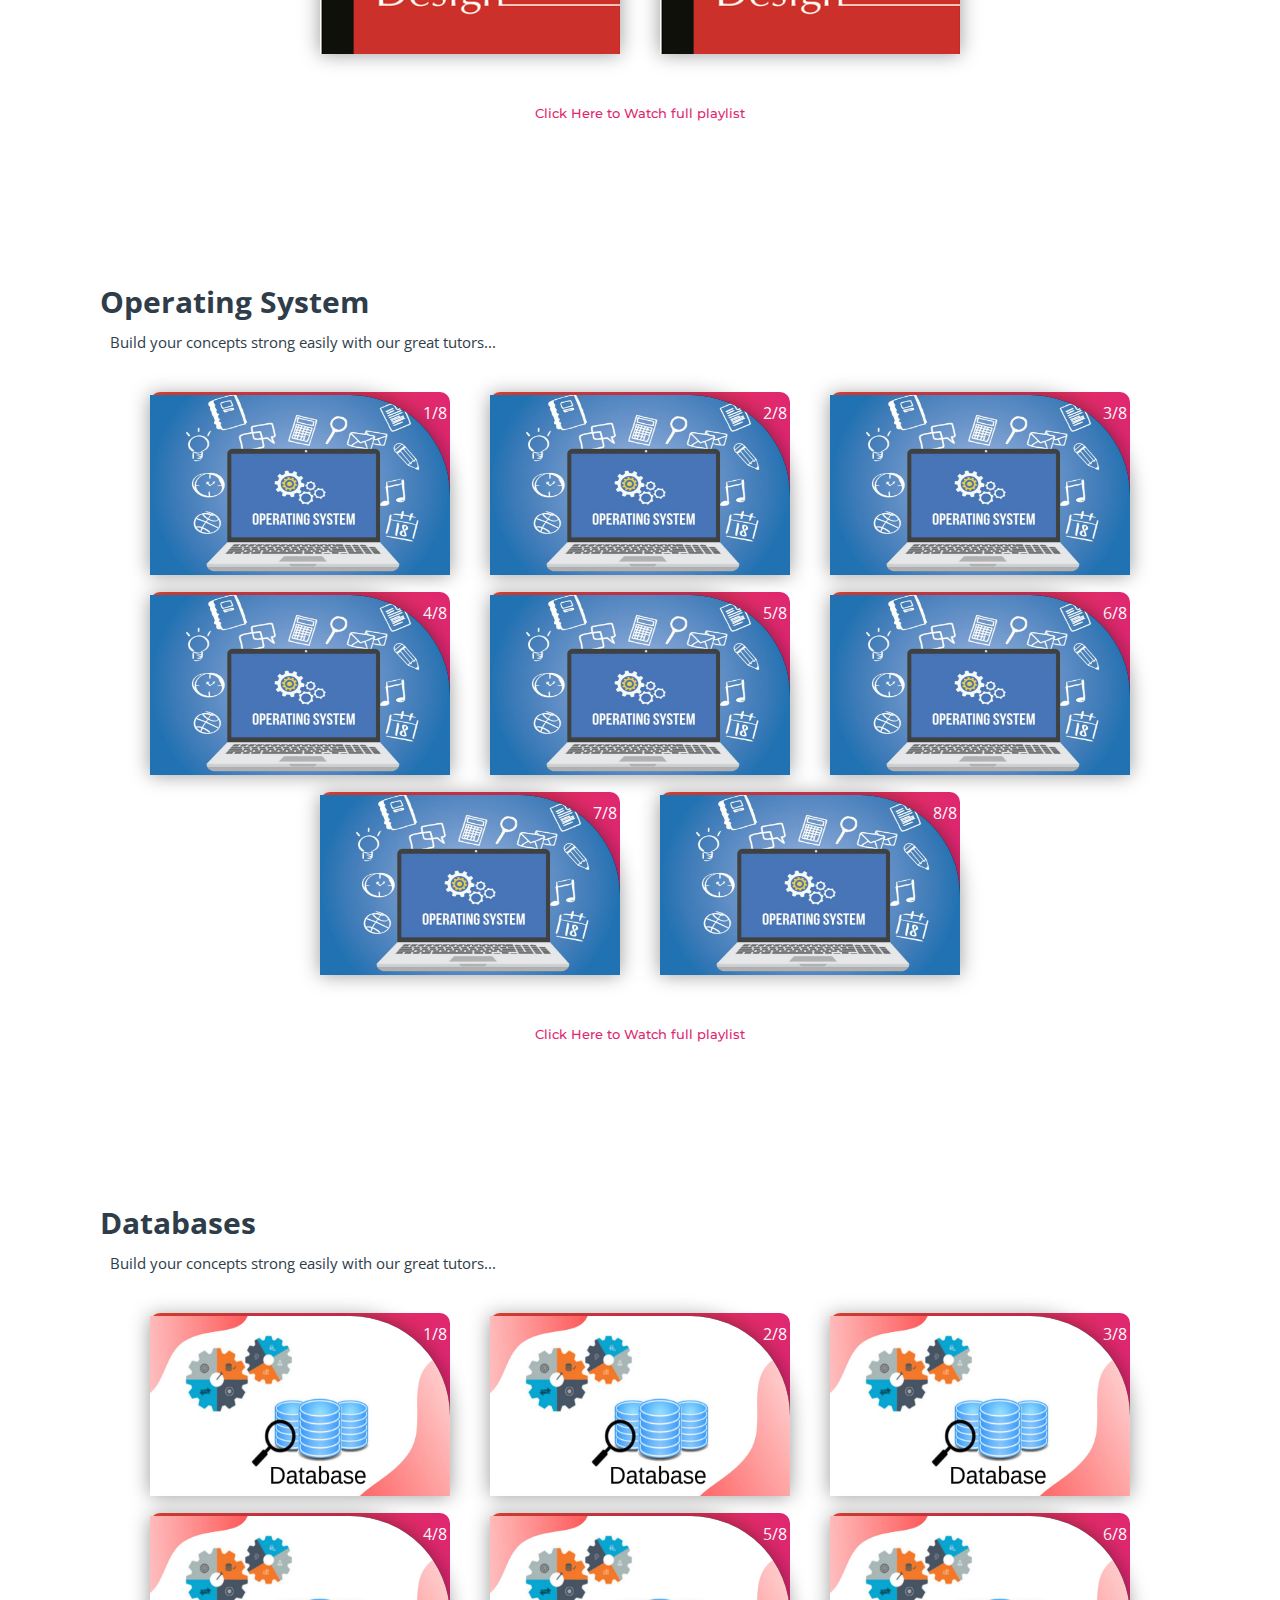
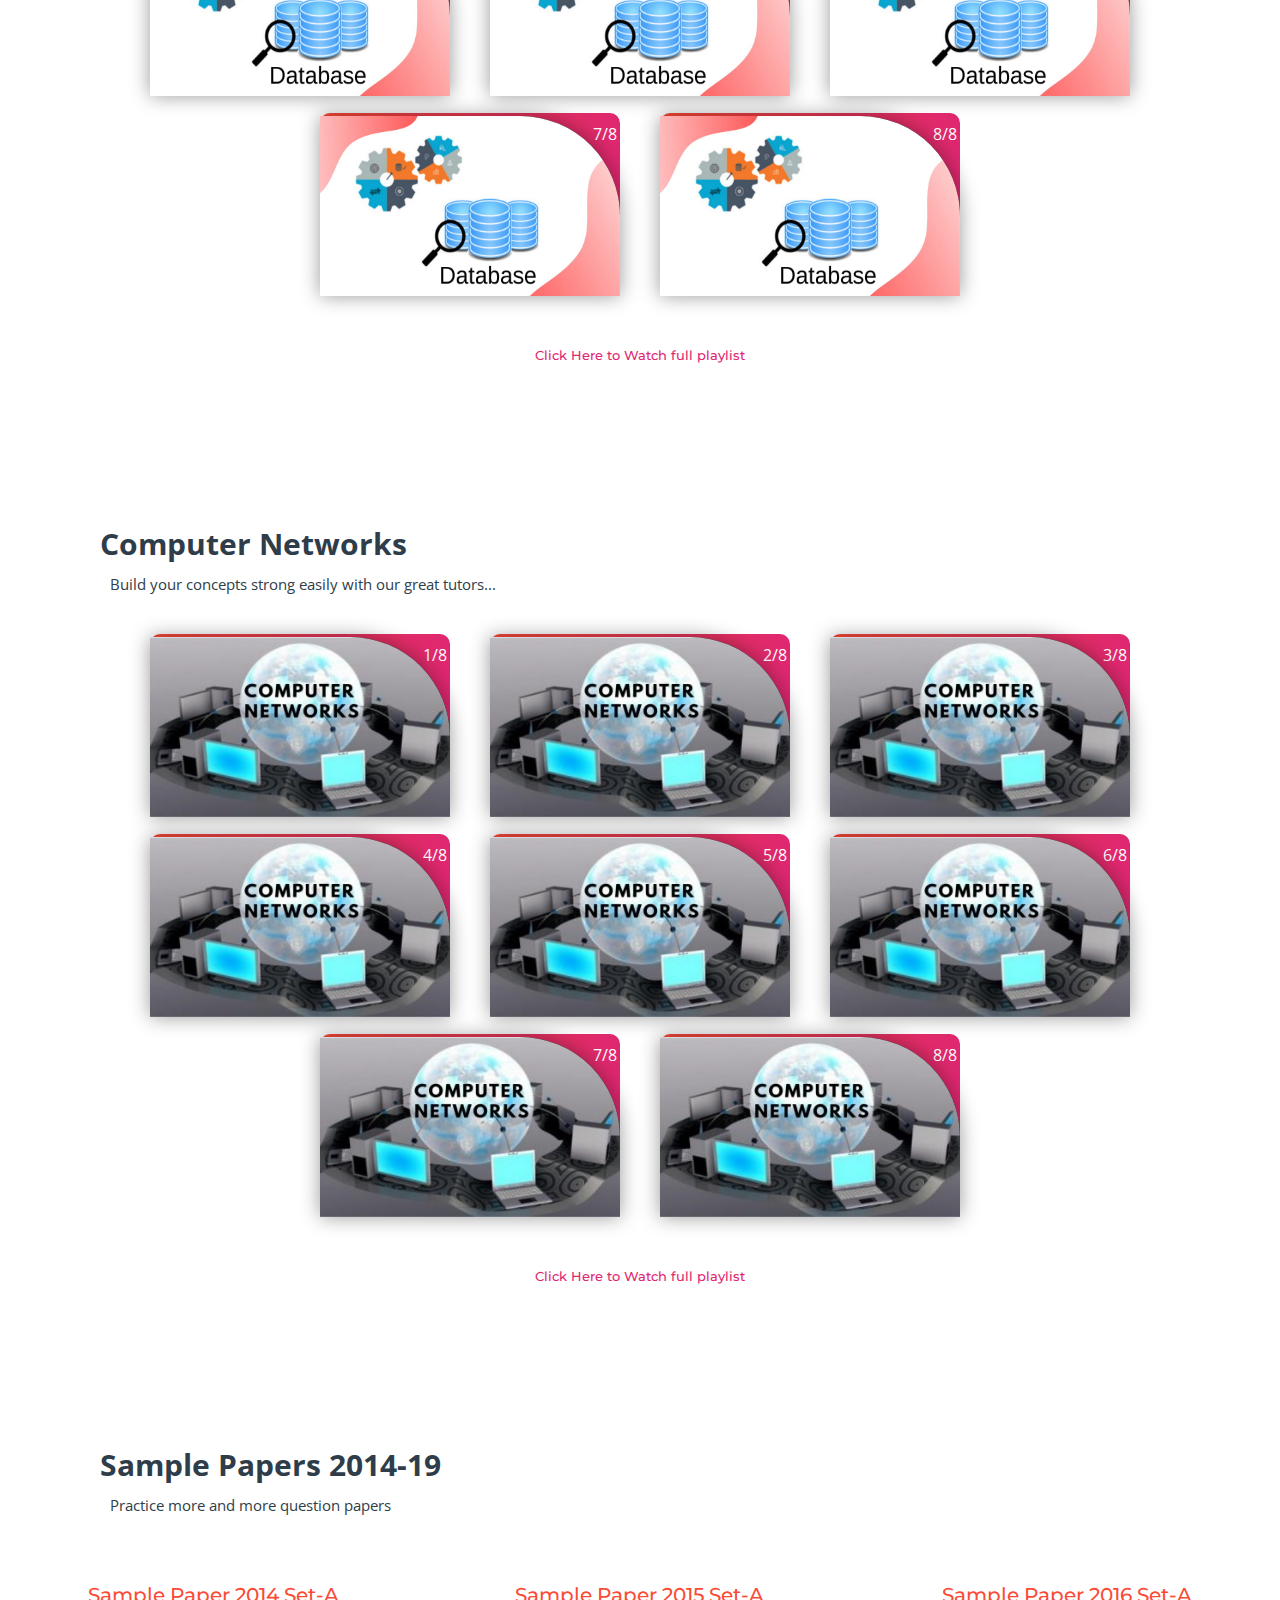
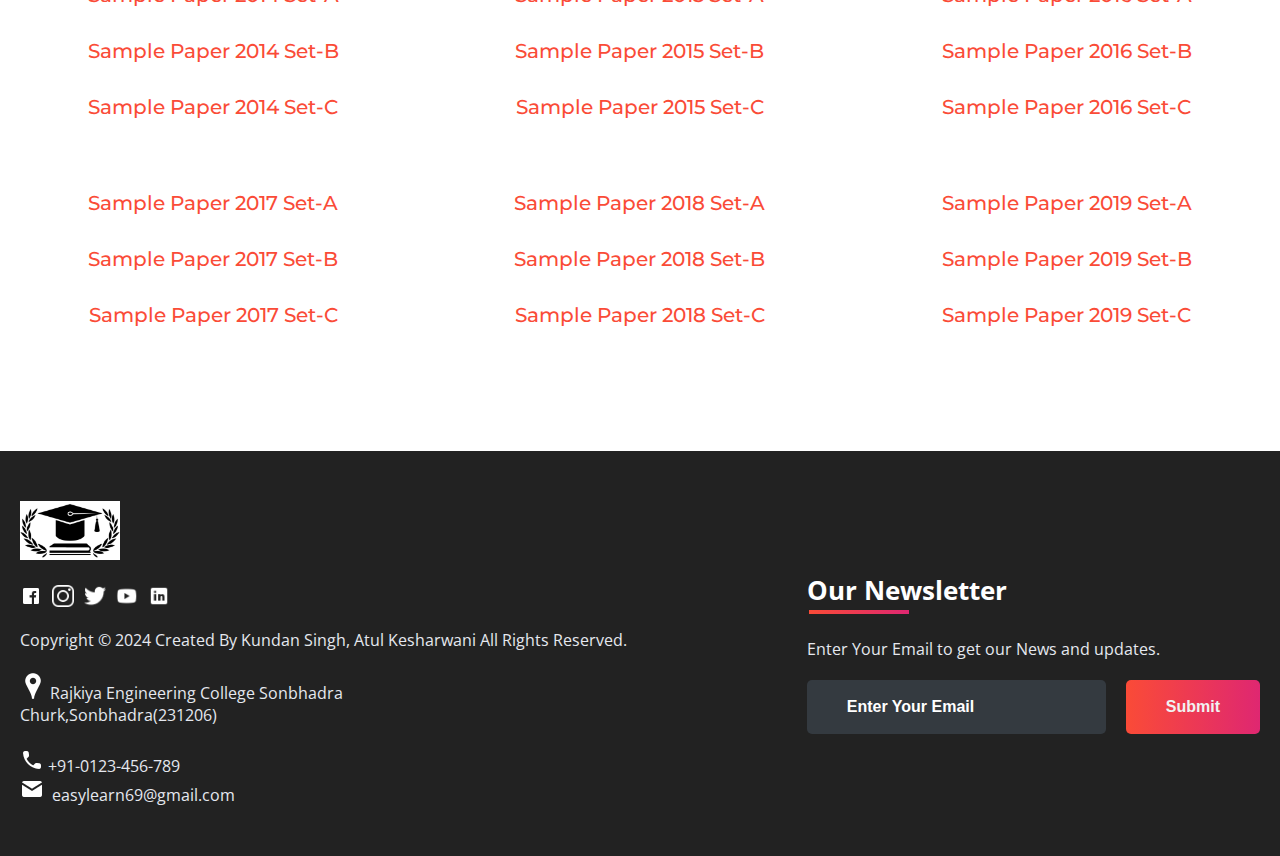
<file: subjects/gate.html>
<!DOCTYPE html>
<html>
<head>
	<link rel="shortcut icon" type="png" href="../images/icon/Logo 1.png">
	<title>Prepare for GATE on Easy Learn</title>
	<link rel="stylesheet" type="text/css" href="subjects.css">
	<script type="text/javascript" src="../script.js"></script>
</head>
<body>

<!-- NAVIGATION -->
	<header>
		<div class="nav" id="nav">
			<div id="Easylearn-logo">
			<a href="../index.html"><img src="../images/icon/Logo 1.png" style="width: 120px;"></a></div>
			<div class="switch-tab" id="switch-tab" onclick="switchTAB()"><img src="../images/icon/menu.png"></div>
			<ul id="list-switch">
				<li><a href="jee.html"><img src="../images/courses/d1.png" class="icon">JEE</a></li>
				<li><a href="#"><img src="../images/courses/paper.png" class="icon">GATE</a></li>
				<li><a href="computer_courses.html"><img src="../images/courses/computer.png" class="icon">Computer Courses</a></li>
				<li><a href="computer_courses.html#data"><img src="../images/courses/data.png" class="icon">Data Structures</a></li>
				<li><a href="computer_courses.html#algo"><img src="../images/courses/algo.png" class="icon">Algorithm</a></li>
				<li><a href="computer_courses.html#projects"><img src="../images/courses/projects.png" class="icon">Images</a></li>
			</ul>
			<div class="search" id="search-switch">
				<input type="text" placeholder="Search" class="srch"><button id="srchbtn"><img src="../images/icon/search.png"></button>
			</div>
		</div>
	</header>


<!-- Main Title of the Page -->
	<div class="title">
		<span>Prepare for GATE Exams on Easy Learn</span>
		<div class="shortdesc">
			<p>Learn from Easy Learn for better higher studies in<br> Indian Institutes of Technologies(IIT)</p>
		</div>
	</div>


<!-- Some KeyWords related to topic -->
	<div class="course">
		<div class="cbox">
		<div class="det"><a href="#digital">Digital Logic</a></div>
		<div class="det"><a href="https://en.wikipedia.org/wiki/Sequential_logic" target="_blank">Combinational & Sequential Circuits</a></div>
		<div class="det"><a href="https://en.wikipedia.org/wiki/ALU" target="_blank">Computer Arithmetic</a></div>
		<div class="det"><a href="https://en.wikipedia.org/wiki/Boolean_algebra" target="_blank">Boolean Algebra</a></div>
		<div class="det"><a href="computer_courses.html#algo">Algorithm</a></div>
		<div class="det"><a href="computer_courses.html#data">Data Structures</a></div>
		</div>
		<div class="cbox">
		<div class="det"><a href="#compiler">Compiler Design</a></div>
		<div class="det"><a href="#os">OS</a></div>
		<div class="det"><a href="#coaa">Computer Organization & Architecture</a></div>
		<div class="det"><a href="https://en.wikipedia.org/wiki/IPv4" target="_blank">IPv4 / IPv6</a></div>
		<div class="det"><a href="#cn">Computer Networks</a></div>
		<div class="det"><a href="#database">Databases</a></div>
		<div class="det"><a href="https://en.wikipedia.org/wiki/Theory_of_computation" target="_blank">Theory of Computation</a></div>
		</div>
		<div class="cbox">
		<div class="det"><a href="#math">Discrete Mathematics</a></div>
		<div class="det"><a href="#math">Calculus</a></div>
		<div class="det"><a href="#math">Linear Algebra</a></div>
		<div class="det"><a href="#math">Trigonometry</a></div>
		<div class="det"><a href="#math">Integration</a></div>
		<div class="det"><a href="#math">Matrices</a></div>
		<div class="det"><a href="#math">Probability</a></div>
		<div class="det"><a href="#math">Differentiation</a></div>
		</div>
	</div>


<!-- Courses Available -->
	<div class="inbt">
		Accelerate your career with GATE programs
	</div>

	<div class="ccard">
	<center>
		<div class="ccardbox">
			<div class="dcard">
				<div class="fpart"><img src="../images/courses/math.jpg"></div>
				<a href="#math"><div class="spart">2 Courses <img src="../images/icon/dropdown.png"></div></a>
			</div>
			<div class="dcard">
				<div class="fpart"><img src="../images/courses/digital.jpg"></div>
				<a href="#digital"><div class="spart">5 Courses <img src="../images/icon/dropdown.png"></div></a>
			</div>
			<div class="dcard">
				<div class="fpart"><img src="../images/courses/coaa.jpg"></div>
				<a href="#coaa"><div class="spart">3 Courses <img src="../images/icon/dropdown.png"></div></a>
			</div>
			<div class="dcard">
				<div class="fpart"><img src="../images/courses/database.jpg"></div>
				<a href="#database"><div class="spart">3 Courses <img src="../images/icon/dropdown.png"></div></a>
			</div>
			<div class="dcard">
				<div class="fpart"><img src="../images/courses/data-algo.jpg"></div>
				<a href="computer_courses.html#data"><div class="spart">6 Courses <img src="../images/icon/dropdown.png"></div></a>
			</div>
			<div class="dcard">
				<div class="fpart"><img src="../images/courses/compiler.jpg"></div>
				<a href="#compiler"><div class="spart">2 Courses <img src="../images/icon/dropdown.png"></div></a>
			</div>
			<div class="dcard">
				<div class="fpart"><img src="../images/courses/os.jpg"></div>
				<a href="#os"><div class="spart">1 Courses <img src="../images/icon/dropdown.png"></div></a>
			</div>
			<div class="dcard">
				<div class="fpart"><img src="../images/courses/cn.jpg"></div>
				<a href="#cn"><div class="spart">3 Courses <img src="../images/icon/dropdown.png"></div></a>
			</div>
		</div>
	</center>
	</div>


<!-- Videos on ENGINEERING MATHEMATICS Lectures -->

	<div class="title2" id="math">
		<span>Engineering Mathematics</span>
		<div class="shortdesc2">
			<p>Practice Mathematics on your tips...</p>
		</div>
	</div>
	
	<center>
		<div class="ccardbox2">
			<div class="dcard2"><span class="tag" >1/8</span>
				<div class="fpart2"><img src="../images/courses/math.jpg">
					<iframe src="https://www.youtube.com/embed/xxGyTHWrHZg" frameborder="0" allow="accelerometer; autoplay; encrypted-media; gyroscope; picture-in-picture" allowfullscreen></iframe>
				</div>
			</div>
			<div class="dcard2"><span class="tag" >2/8</span>
				<div class="fpart2"><img src="../images/courses/math.jpg">
					<iframe src="https://www.youtube.com/embed/xxGyTHWrHZg" frameborder="0" allow="accelerometer; autoplay; encrypted-media; gyroscope; picture-in-picture" allowfullscreen></iframe>
				</div>
			</div>
			<div class="dcard2"><span class="tag" >3/8</span>
				<div class="fpart2"><img src="../images/courses/math.jpg">
					<iframe src="https://www.youtube.com/embed/xxGyTHWrHZg" frameborder="0" allow="accelerometer; autoplay; encrypted-media; gyroscope; picture-in-picture" allowfullscreen></iframe>
				</div>
			</div>
			<div class="dcard2"><span class="tag" >4/8</span>
				<div class="fpart2"><img src="../images/courses/math.jpg">
					<iframe src="https://www.youtube.com/embed/xxGyTHWrHZg" frameborder="0" allow="accelerometer; autoplay; encrypted-media; gyroscope; picture-in-picture" allowfullscreen></iframe>
				</div>
			</div>
		
			<div class="dcard2"><span class="tag" >5/8</span>
				<div class="fpart2"><img src="../images/courses/math.jpg">
					<iframe src="https://www.youtube.com/embed/xxGyTHWrHZg" frameborder="0" allow="accelerometer; autoplay; encrypted-media; gyroscope; picture-in-picture" allowfullscreen></iframe>
				</div>
			</div>
			<div class="dcard2"><span class="tag" >6/8</span>
				<div class="fpart2"><img src="../images/courses/math.jpg">
					<iframe src="https://www.youtube.com/embed/xxGyTHWrHZg" frameborder="0" allow="accelerometer; autoplay; encrypted-media; gyroscope; picture-in-picture" allowfullscreen></iframe>
				</div>
			</div>
			<div class="dcard2"><span class="tag" >7/8</span>
				<div class="fpart2"><img src="../images/courses/math.jpg">
					<iframe src="https://www.youtube.com/embed/xxGyTHWrHZg" frameborder="0" allow="accelerometer; autoplay; encrypted-media; gyroscope; picture-in-picture" allowfullscreen></iframe>
				</div>
			</div>
			<div class="dcard2"><span class="tag" >8/8</span>
				<div class="fpart2"><img src="../images/courses/math.jpg">
					<iframe src="https://www.youtube.com/embed/xxGyTHWrHZg" frameborder="0" allow="accelerometer; autoplay; encrypted-media; gyroscope; picture-in-picture" allowfullscreen></iframe>
				</div>
			</div>
		</div>
	</center>
<br><br>
	<div class="click-me">
		<a href="https://www.youtube.com/watch?v=xxGyTHWrHZg" target="_blank">Click Here to Watch full playlist</a>
	</div>



<!-- Videos on DIGITAL LOGIC Lectures -->

	<div class="title2" id="digital">
		<span>Digital Logic</span>
		<div class="shortdesc2">
			<p>Learn deeply about Digital Logic Circuits...</p>
		</div>
	</div>
	<center>
		<div class="ccardbox2">
			<div class="dcard2"><span class="tag" >1/8</span>
				<div class="fpart2"><img src="../images/courses/digital.jpg">
					<iframe src="https://www.youtube.com/embed/-M7oIM8hKSU" frameborder="0" allow="accelerometer; autoplay; encrypted-media; gyroscope; picture-in-picture" allowfullscreen></iframe>
				</div>
			</div>
			<div class="dcard2"><span class="tag" >2/8</span>
				<div class="fpart2"><img src="../images/courses/digital.jpg">
					<iframe src="https://www.youtube.com/embed/-M7oIM8hKSU" frameborder="0" allow="accelerometer; autoplay; encrypted-media; gyroscope; picture-in-picture" allowfullscreen></iframe>
				</div>
			</div>
			<div class="dcard2"><span class="tag" >3/8</span>
				<div class="fpart2"><img src="../images/courses/digital.jpg">
					<iframe src="https://www.youtube.com/embed/-M7oIM8hKSU" frameborder="0" allow="accelerometer; autoplay; encrypted-media; gyroscope; picture-in-picture" allowfullscreen></iframe>
				</div>
			</div>
			<div class="dcard2"><span class="tag" >4/8</span>
				<div class="fpart2"><img src="../images/courses/digital.jpg">
					<iframe src="https://www.youtube.com/embed/-M7oIM8hKSU" frameborder="0" allow="accelerometer; autoplay; encrypted-media; gyroscope; picture-in-picture" allowfullscreen></iframe>
				</div>
			</div>
		
			<div class="dcard2"><span class="tag" >5/8</span>
				<div class="fpart2"><img src="../images/courses/digital.jpg">
					<iframe src="https://www.youtube.com/embed/-M7oIM8hKSU" frameborder="0" allow="accelerometer; autoplay; encrypted-media; gyroscope; picture-in-picture" allowfullscreen></iframe>
				</div>
			</div>
			<div class="dcard2"><span class="tag" >6/8</span>
				<div class="fpart2"><img src="../images/courses/digital.jpg">
					<iframe src="https://www.youtube.com/embed/-M7oIM8hKSU" frameborder="0" allow="accelerometer; autoplay; encrypted-media; gyroscope; picture-in-picture" allowfullscreen></iframe>
				</div>
			</div>
			<div class="dcard2"><span class="tag" >7/8</span>
				<div class="fpart2"><img src="../images/courses/digital.jpg">
					<iframe src="https://www.youtube.com/embed/-M7oIM8hKSU" frameborder="0" allow="accelerometer; autoplay; encrypted-media; gyroscope; picture-in-picture" allowfullscreen></iframe>
				</div>
			</div>
			<div class="dcard2"><span class="tag" >8/8</span>
				<div class="fpart2"><img src="../images/courses/digital.jpg">
					<iframe src="https://www.youtube.com/embed/-M7oIM8hKSU" frameborder="0" allow="accelerometer; autoplay; encrypted-media; gyroscope; picture-in-picture" allowfullscreen></iframe>
				</div>
			</div>
		</div>
	</center>
<br><br>
	<div class="click-me">
		<a href="https://youtu.be/-M7oIM8hKSU" target="_blank">Click Here to Watch full playlist</a>
	</div>



<!-- Videos on COMPUTER ORGANIZATION and ARCHITECTURE Lectures -->

	<div class="title2" id="coaa">
		<span>Computer Organization and Architecture</span>
		<div class="shortdesc2">
			<p>Build your concepts strong easily with our great tutors...</p>
		</div>
	</div>
	<center>
		<div class="ccardbox2">
			<div class="dcard2"><span class="tag" >1/8</span>
				<div class="fpart2"><img src="../images/courses/coaa.jpg">
					<iframe src="https://www.youtube.com/embed/q6oiRtKTpX4" frameborder="0" allow="accelerometer; autoplay; encrypted-media; gyroscope; picture-in-picture" allowfullscreen></iframe>
				</div>
			</div>
			<div class="dcard2"><span class="tag" >2/8</span>
				<div class="fpart2"><img src="../images/courses/coaa.jpg">
					<iframe src="https://www.youtube.com/embed/q6oiRtKTpX4" frameborder="0" allow="accelerometer; autoplay; encrypted-media; gyroscope; picture-in-picture" allowfullscreen></iframe>
				</div>
			</div>
			<div class="dcard2"><span class="tag" >3/8</span>
				<div class="fpart2"><img src="../images/courses/coaa.jpg">
					<iframe src="https://www.youtube.com/embed/q6oiRtKTpX4" frameborder="0" allow="accelerometer; autoplay; encrypted-media; gyroscope; picture-in-picture" allowfullscreen></iframe>
				</div>
			</div>
			<div class="dcard2"><span class="tag" >4/8</span>
				<div class="fpart2"><img src="../images/courses/coaa.jpg">
					<iframe src="https://www.youtube.com/embed/q6oiRtKTpX4" frameborder="0" allow="accelerometer; autoplay; encrypted-media; gyroscope; picture-in-picture" allowfullscreen></iframe>
				</div>
			</div>
		
			<div class="dcard2"><span class="tag" >5/8</span>
				<div class="fpart2"><img src="../images/courses/coaa.jpg">
					<iframe src="https://www.youtube.com/embed/q6oiRtKTpX4" frameborder="0" allow="accelerometer; autoplay; encrypted-media; gyroscope; picture-in-picture" allowfullscreen></iframe>
				</div>
			</div>
			<div class="dcard2"><span class="tag" >6/8</span>
				<div class="fpart2"><img src="../images/courses/coaa.jpg">
					<iframe src="https://www.youtube.com/embed/q6oiRtKTpX4" frameborder="0" allow="accelerometer; autoplay; encrypted-media; gyroscope; picture-in-picture" allowfullscreen></iframe>
				</div>
			</div>
			<div class="dcard2"><span class="tag" >7/8</span>
				<div class="fpart2"><img src="../images/courses/coaa.jpg">
					<iframe src="https://www.youtube.com/embed/q6oiRtKTpX4" frameborder="0" allow="accelerometer; autoplay; encrypted-media; gyroscope; picture-in-picture" allowfullscreen></iframe>
				</div>
			</div>
			<div class="dcard2"><span class="tag" >8/8</span>
				<div class="fpart2"><img src="../images/courses/coaa.jpg">
					<iframe src="https://www.youtube.com/embed/q6oiRtKTpX4" frameborder="0" allow="accelerometer; autoplay; encrypted-media; gyroscope; picture-in-picture" allowfullscreen></iframe>
				</div>
			</div>
		</div>
	</center>
<br><br>
	<div class="click-me">
		<a href="https://youtu.be/q6oiRtKTpX4" target="_blank">Click Here to Watch full playlist</a>
	</div>



<!-- Videos on COMPILER Lectures -->

	<div class="title2" id="compiler">
		<span>Compiler Design</span>
		<div class="shortdesc2">
			<p>Build your concepts strong easily with our great tutors...</p>
		</div>
	</div>
	<center>
		<div class="ccardbox2">
			<div class="dcard2"><span class="tag" >1/8</span>
				<div class="fpart2"><img src="../images/courses/compiler.jpg">
					<iframe src="https://www.youtube.com/embed/yNZIhF6pxjM" frameborder="0" allow="accelerometer; autoplay; encrypted-media; gyroscope; picture-in-picture" allowfullscreen></iframe>
				</div>
			</div>
			<div class="dcard2"><span class="tag" >2/8</span>
				<div class="fpart2"><img src="../images/courses/compiler.jpg">
					<iframe src="https://www.youtube.com/embed/yNZIhF6pxjM" frameborder="0" allow="accelerometer; autoplay; encrypted-media; gyroscope; picture-in-picture" allowfullscreen></iframe>
				</div>
			</div>
			<div class="dcard2"><span class="tag" >3/8</span>
				<div class="fpart2"><img src="../images/courses/compiler.jpg">
					<iframe src="https://www.youtube.com/embed/yNZIhF6pxjM" frameborder="0" allow="accelerometer; autoplay; encrypted-media; gyroscope; picture-in-picture" allowfullscreen></iframe>
				</div>
			</div>
			<div class="dcard2"><span class="tag" >4/8</span>
				<div class="fpart2"><img src="../images/courses/compiler.jpg">
					<iframe src="https://www.youtube.com/embed/yNZIhF6pxjM" frameborder="0" allow="accelerometer; autoplay; encrypted-media; gyroscope; picture-in-picture" allowfullscreen></iframe>
				</div>
			</div>
		
			<div class="dcard2"><span class="tag" >5/8</span>
				<div class="fpart2"><img src="../images/courses/compiler.jpg">
					<iframe src="https://www.youtube.com/embed/yNZIhF6pxjM" frameborder="0" allow="accelerometer; autoplay; encrypted-media; gyroscope; picture-in-picture" allowfullscreen></iframe>
				</div>
			</div>
			<div class="dcard2"><span class="tag" >6/8</span>
				<div class="fpart2"><img src="../images/courses/compiler.jpg">
					<iframe src="https://www.youtube.com/embed/yNZIhF6pxjM" frameborder="0" allow="accelerometer; autoplay; encrypted-media; gyroscope; picture-in-picture" allowfullscreen></iframe>
				</div>
			</div>
			<div class="dcard2"><span class="tag" >7/8</span>
				<div class="fpart2"><img src="../images/courses/compiler.jpg">
					<iframe src="https://www.youtube.com/embed/yNZIhF6pxjM" frameborder="0" allow="accelerometer; autoplay; encrypted-media; gyroscope; picture-in-picture" allowfullscreen></iframe>
				</div>
			</div>
			<div class="dcard2"><span class="tag" >8/8</span>
				<div class="fpart2"><img src="../images/courses/compiler.jpg">
					<iframe src="https://www.youtube.com/embed/yNZIhF6pxjM" frameborder="0" allow="accelerometer; autoplay; encrypted-media; gyroscope; picture-in-picture" allowfullscreen></iframe>
				</div>
			</div>
		</div>
	</center>
<br><br>
	<div class="click-me">
		<a href="https://youtu.be/yNZIhF6pxjM" target="_blank">Click Here to Watch full playlist</a>
	</div>



<!-- Videos on OPERATING SYSTEM Lectures -->


<div class="title2" id="os">
		<span>Operating System</span>
		<div class="shortdesc2">
			<p>Build your concepts strong easily with our great tutors...</p>
		</div>
	</div>
	<center>
		<div class="ccardbox2">
			<div class="dcard2"><span class="tag" >1/8</span>
				<div class="fpart2"><img src="../images/courses/os.jpg">
					<iframe src="https://www.youtube.com/embed/vBURTt97EkA" frameborder="0" allow="accelerometer; autoplay; encrypted-media; gyroscope; picture-in-picture" allowfullscreen></iframe>
				</div>
			</div>
			<div class="dcard2"><span class="tag" >2/8</span>
				<div class="fpart2"><img src="../images/courses/os.jpg">
					<iframe src="https://www.youtube.com/embed/vBURTt97EkA" frameborder="0" allow="accelerometer; autoplay; encrypted-media; gyroscope; picture-in-picture" allowfullscreen></iframe>
				</div>
			</div>
			<div class="dcard2"><span class="tag" >3/8</span>
				<div class="fpart2"><img src="../images/courses/os.jpg">
					<iframe src="https://www.youtube.com/embed/vBURTt97EkA" frameborder="0" allow="accelerometer; autoplay; encrypted-media; gyroscope; picture-in-picture" allowfullscreen></iframe>
				</div>
			</div>
			<div class="dcard2"><span class="tag" >4/8</span>
				<div class="fpart2"><img src="../images/courses/os.jpg">
					<iframe src="https://www.youtube.com/embed/vBURTt97EkA" frameborder="0" allow="accelerometer; autoplay; encrypted-media; gyroscope; picture-in-picture" allowfullscreen></iframe>
				</div>
			</div>
		
			<div class="dcard2"><span class="tag" >5/8</span>
				<div class="fpart2"><img src="../images/courses/os.jpg">
					<iframe src="https://www.youtube.com/embed/vBURTt97EkA" frameborder="0" allow="accelerometer; autoplay; encrypted-media; gyroscope; picture-in-picture" allowfullscreen></iframe>
				</div>
			</div>
			<div class="dcard2"><span class="tag" >6/8</span>
				<div class="fpart2"><img src="../images/courses/os.jpg">
					<iframe src="https://www.youtube.com/embed/vBURTt97EkA" frameborder="0" allow="accelerometer; autoplay; encrypted-media; gyroscope; picture-in-picture" allowfullscreen></iframe>
				</div>
			</div>
			<div class="dcard2"><span class="tag" >7/8</span>
				<div class="fpart2"><img src="../images/courses/os.jpg">
					<iframe src="https://www.youtube.com/embed/vBURTt97EkA" frameborder="0" allow="accelerometer; autoplay; encrypted-media; gyroscope; picture-in-picture" allowfullscreen></iframe>
				</div>
			</div>
			<div class="dcard2"><span class="tag" >8/8</span>
				<div class="fpart2"><img src="../images/courses/os.jpg">
					<iframe src="https://www.youtube.com/embed/vBURTt97EkA" frameborder="0" allow="accelerometer; autoplay; encrypted-media; gyroscope; picture-in-picture" allowfullscreen></iframe>
				</div>
			</div>
		</div>
	</center>

<br><br>
	<div class="click-me">
		<a href="https://youtu.be/vBURTt97EkA" target="_blank">Click Here to Watch full playlist</a>
	</div>


<!-- Videos on DATABASE Lectures -->

<div class="title2" id="database">
		<span>Databases</span>
		<div class="shortdesc2">
			<p>Build your concepts strong easily with our great tutors...</p>
		</div>
	</div>
	<center>
		<div class="ccardbox2">
			<div class="dcard2"><span class="tag" >1/8</span>
				<div class="fpart2"><img src="../images/courses/database.jpg">
					<iframe src="https://www.youtube.com/embed/wR0jg0eQsZA" frameborder="0" allow="accelerometer; autoplay; encrypted-media; gyroscope; picture-in-picture" allowfullscreen></iframe>
				</div>
			</div>
			<div class="dcard2"><span class="tag" >2/8</span>
				<div class="fpart2"><img src="../images/courses/database.jpg">
					<iframe src="https://www.youtube.com/embed/wR0jg0eQsZA" frameborder="0" allow="accelerometer; autoplay; encrypted-media; gyroscope; picture-in-picture" allowfullscreen></iframe>
				</div>
			</div>
			<div class="dcard2"><span class="tag" >3/8</span>
				<div class="fpart2"><img src="../images/courses/database.jpg">
					<iframe src="https://www.youtube.com/embed/wR0jg0eQsZA" frameborder="0" allow="accelerometer; autoplay; encrypted-media; gyroscope; picture-in-picture" allowfullscreen></iframe>
				</div>
			</div>
			<div class="dcard2"><span class="tag" >4/8</span>
				<div class="fpart2"><img src="../images/courses/database.jpg">
					<iframe src="https://www.youtube.com/embed/wR0jg0eQsZA" frameborder="0" allow="accelerometer; autoplay; encrypted-media; gyroscope; picture-in-picture" allowfullscreen></iframe>
				</div>
			</div>
		
			<div class="dcard2"><span class="tag" >5/8</span>
				<div class="fpart2"><img src="../images/courses/database.jpg">
					<iframe src="https://www.youtube.com/embed/wR0jg0eQsZA" frameborder="0" allow="accelerometer; autoplay; encrypted-media; gyroscope; picture-in-picture" allowfullscreen></iframe>
				</div>
			</div>
			<div class="dcard2"><span class="tag" >6/8</span>
				<div class="fpart2"><img src="../images/courses/database.jpg">
					<iframe src="https://www.youtube.com/embed/wR0jg0eQsZA" frameborder="0" allow="accelerometer; autoplay; encrypted-media; gyroscope; picture-in-picture" allowfullscreen></iframe>
				</div>
			</div>
			<div class="dcard2"><span class="tag" >7/8</span>
				<div class="fpart2"><img src="../images/courses/database.jpg">
					<iframe src="https://www.youtube.com/embed/wR0jg0eQsZA" frameborder="0" allow="accelerometer; autoplay; encrypted-media; gyroscope; picture-in-picture" allowfullscreen></iframe>
				</div>
			</div>
			<div class="dcard2"><span class="tag" >8/8</span>
				<div class="fpart2"><img src="../images/courses/database.jpg">
					<iframe src="https://www.youtube.com/embed/wR0jg0eQsZA" frameborder="0" allow="accelerometer; autoplay; encrypted-media; gyroscope; picture-in-picture" allowfullscreen></iframe>
				</div>
			</div>
		</div>
	</center>
<br><br>
	<div class="click-me">
		<a href="https://youtu.be/wR0jg0eQsZA" target="_blank">Click Here to Watch full playlist</a>
	</div>



<!-- Videos on COMPUTER NETWORKS Lectures -->

<div class="title2" id="cn">
		<span>Computer Networks</span>
		<div class="shortdesc2">
			<p>Build your concepts strong easily with our great tutors...</p>
		</div>
	</div>
	<center>
		<div class="ccardbox2">
			<div class="dcard2"><span class="tag" >1/8</span>
				<div class="fpart2"><img src="../images/courses/cn.jpg">
					<iframe src="https://www.youtube.com/embed/qiQR5rTSshw" frameborder="0" allow="accelerometer; autoplay; encrypted-media; gyroscope; picture-in-picture" allowfullscreen></iframe>
				</div>
			</div>
			<div class="dcard2"><span class="tag" >2/8</span>
				<div class="fpart2"><img src="../images/courses/cn.jpg">
					<iframe src="https://www.youtube.com/embed/qiQR5rTSshw" frameborder="0" allow="accelerometer; autoplay; encrypted-media; gyroscope; picture-in-picture" allowfullscreen></iframe>
				</div>
			</div>
			<div class="dcard2"><span class="tag" >3/8</span>
				<div class="fpart2"><img src="../images/courses/cn.jpg">
					<iframe src="https://www.youtube.com/embed/qiQR5rTSshw" frameborder="0" allow="accelerometer; autoplay; encrypted-media; gyroscope; picture-in-picture" allowfullscreen></iframe>
				</div>
			</div>
			<div class="dcard2"><span class="tag" >4/8</span>
				<div class="fpart2"><img src="../images/courses/cn.jpg">
					<iframe src="https://www.youtube.com/embed/qiQR5rTSshw" frameborder="0" allow="accelerometer; autoplay; encrypted-media; gyroscope; picture-in-picture" allowfullscreen></iframe>
				</div>
			</div>
		
			<div class="dcard2"><span class="tag" >5/8</span>
				<div class="fpart2"><img src="../images/courses/cn.jpg">
					<iframe src="https://www.youtube.com/embed/qiQR5rTSshw" frameborder="0" allow="accelerometer; autoplay; encrypted-media; gyroscope; picture-in-picture" allowfullscreen></iframe>
				</div>
			</div>
			<div class="dcard2"><span class="tag" >6/8</span>
				<div class="fpart2"><img src="../images/courses/cn.jpg">
					<iframe src="https://www.youtube.com/embed/qiQR5rTSshw" frameborder="0" allow="accelerometer; autoplay; encrypted-media; gyroscope; picture-in-picture" allowfullscreen></iframe>
				</div>
			</div>
			<div class="dcard2"><span class="tag" >7/8</span>
				<div class="fpart2"><img src="../images/courses/cn.jpg">
					<iframe src="https://www.youtube.com/embed/qiQR5rTSshw" frameborder="0" allow="accelerometer; autoplay; encrypted-media; gyroscope; picture-in-picture" allowfullscreen></iframe>
				</div>
			</div>
			<div class="dcard2"><span class="tag" >8/8</span>
				<div class="fpart2"><img src="../images/courses/cn.jpg">
					<iframe src="https://www.youtube.com/embed/qiQR5rTSshw" frameborder="0" allow="accelerometer; autoplay; encrypted-media; gyroscope; picture-in-picture" allowfullscreen></iframe>
				</div>
			</div>
		</div>
	</center>

<br><br>
	<div class="click-me">
		<a href="https://youtu.be/qiQR5rTSshw" target="_blank">Click Here to Watch full playlist</a>
	</div>

	

<!-- Links for SAMPLE PAPERS of JEE MAINS & ADVANCED -->

	<div class="title2" id="sample_papers">
		<span>Sample Papers 2014-19</span>
		<div class="shortdesc2">
			<p>Practice more and more question papers</p>
		</div>
	</div>

	<div class="sample">
		<ul>
			<li><a href="../samplePapers/p1.pdf" target="_blank">Sample Paper 2014 Set-A</a></li>
			<li><a href="../samplePapers/p1.pdf" target="_blank">Sample Paper 2014 Set-B</a></li>
			<li><a href="../samplePapers/p1.pdf" target="_blank">Sample Paper 2014 Set-C</a></li>
		</ul>
		<ul>
			<li><a href="../samplePapers/p1.pdf" target="_blank">Sample Paper 2015 Set-A</a></li>
			<li><a href="../samplePapers/p1.pdf" target="_blank">Sample Paper 2015 Set-B</a></li>
			<li><a href="../samplePapers/p1.pdf" target="_blank">Sample Paper 2015 Set-C</a></li>
		</ul>
		<ul>
			<li><a href="../samplePapers/p1.pdf" target="_blank">Sample Paper 2016 Set-A</a></li>
			<li><a href="../samplePapers/p1.pdf" target="_blank">Sample Paper 2016 Set-B</a></li>
			<li><a href="../samplePapers/p1.pdf" target="_blank">Sample Paper 2016 Set-C</a></li>
		</ul>
	</div>
	<div class="sample lastSample">
		<ul>
			<li><a href="../samplePapers/p1.pdf" target="_blank">Sample Paper 2017 Set-A</a></li>
			<li><a href="../samplePapers/p1.pdf" target="_blank">Sample Paper 2017 Set-B</a></li>
			<li><a href="../samplePapers/p1.pdf" target="_blank">Sample Paper 2017 Set-C</a></li>
		</ul>
		<ul>
			<li><a href="../samplePapers/p1.pdf" target="_blank">Sample Paper 2018 Set-A</a></li>
			<li><a href="../samplePapers/p1.pdf" target="_blank">Sample Paper 2018 Set-B</a></li>
			<li><a href="../samplePapers/p1.pdf" target="_blank">Sample Paper 2018 Set-C</a></li>
		</ul>
		<ul>
			<li><a href="../samplePapers/p1.pdf" target="_blank">Sample Paper 2019 Set-A</a></li>
			<li><a href="../samplePapers/p1.pdf" target="_blank">Sample Paper 2019 Set-B</a></li>
			<li><a href="../samplePapers/p1.pdf" target="_blank">Sample Paper 2019 Set-C</a></li>
		</ul>
	</div>


<!-- FOOTER -->
<footer>
	<div class="footer-container">
		<div class="left-col">
			<img src="../images/icon/logo.png" style="width: 100px;">
			<div class="logo"></div>
			<div class="social-media">
				<a href="#"><img src="../images/icon\fb.png"></a>
				<a href="#"><img src="../images/icon\insta.png"></a>
				<a href="#"><img src="../images/icon\tt.png"></a>
				<a href="#"><img src="../images/icon\ytube.png"></a>
				<a href="#"><img src="../images/icon\linkedin.png"></a>
			</div><br><br>
			<p class="rights-text">Copyright © 2024 Created By Kundan Singh, Atul Kesharwani All Rights Reserved.</p>
			<br><p><img src="../images/icon/location.png"> Rajkiya Engineering College Sonbhadra<br>Churk,Sonbhadra(231206)</p><br>
			<p><img src="../images/icon/phone.png"> +91-0123-456-789<br><img src="../images/icon/mail.png">&nbsp; easylearn69@gmail.com</p>
		</div>
		<div class="right-col">
			<h1 style="color: #fff">Our Newsletter</h1>
			<div class="border"></div><br>
			<p>Enter Your Email to get our News and updates.</p>
			<form class="newsletter-form">
				<input class="txtb" type="email" placeholder="Enter Your Email">
				<input class="btn" type="submit" value="Submit">
			</form>
		</div>
	</div>
</footer>

</body>
</html>
</file>
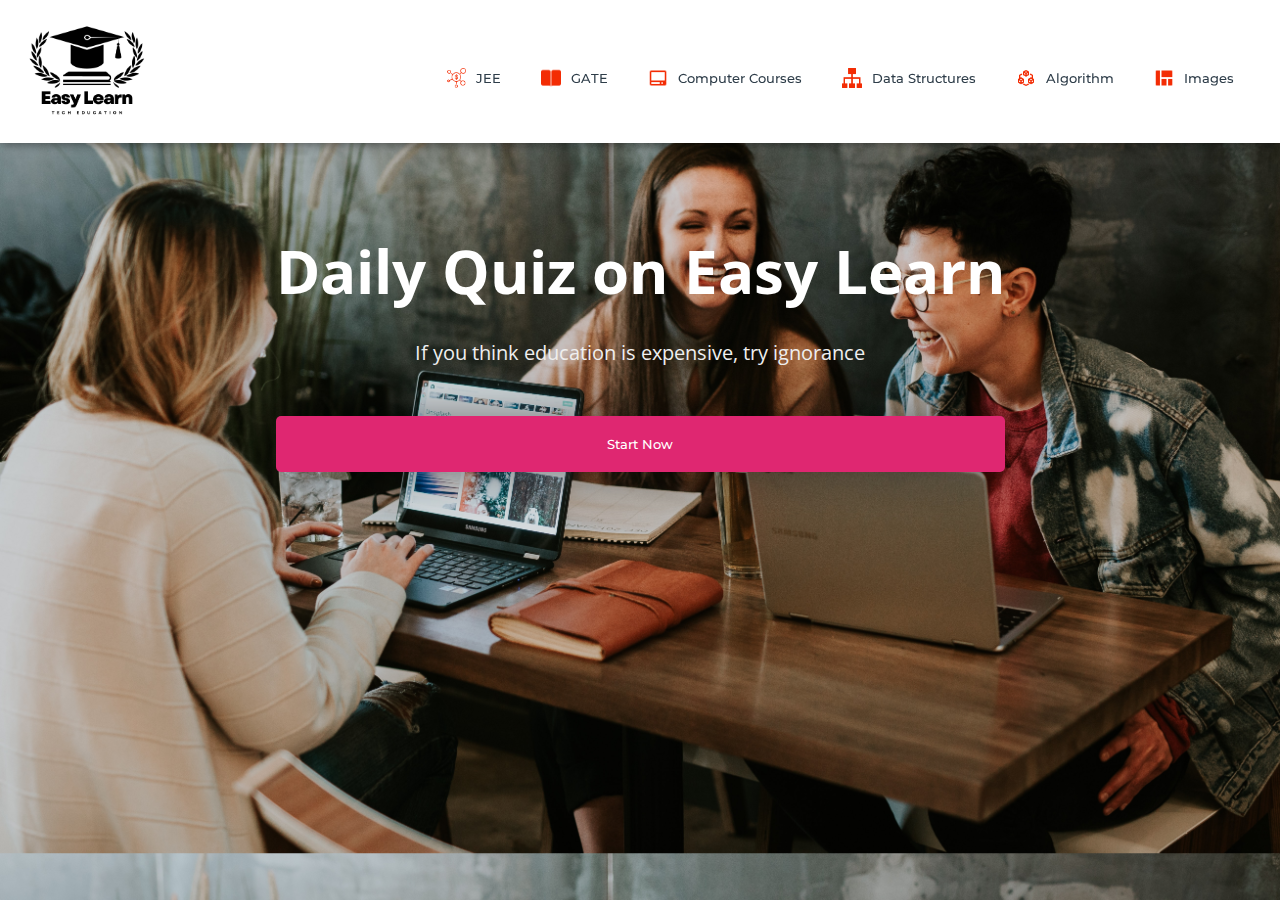
<file: subjects/quiz.html>
<!DOCTYPE html>
<html>
<head>
	<link rel="shortcut icon" type="png" href="../images/icon/Logo 1.png">
	<title>Quiz on Easy Learn</title>
	<link rel="stylesheet" type="text/css" href="quizStyle.css">
	<script type="text/javascript" src="../script.js"></script>
</head>
<body>
	
<!-- NAVIGATION -->
	<header>
		<div class="nav" id="nav">
			<div id="Easy-Learn logo">
			<a href="../index.html"><img src="../images/icon/Logo 1.png" style="width: 120px;"></a></div>
			<div class="switch-tab" id="switch-tab" onclick="switchTAB()"><img src="../images/icon/menu.png"></div>
			<ul id="list-switch">
				<li><a href="jee.html"><img src="../images/courses/d1.png" class="icon">JEE</a></li>
				<li><a href="gate.html"><img src="../images/courses/paper.png" class="icon">GATE</a></li>
				<li><a href="computer_courses.html"><img src="../images/courses/computer.png" class="icon">Computer Courses</a></li>
				<li><a href="computer_courses.html#data"><img src="../images/courses/data.png" class="icon">Data Structures</a></li>
				<li><a href="computer_courses.html#algo"><img src="../images/courses/algo.png" class="icon">Algorithm</a></li>
				<li><a href="computer_courses.html#projects"><img src="../images/courses/projects.png" class="icon">Images</a></li>
			</ul>
			<div class="search" id="search-switch">
				<input type="search" placeholder="Search" class="srch"><button id="srchbtn"><img src="../images/icon/search.png"></button>
			</div>
		</div>
	</header>
	

<!-- MAIN Heading of Page -->
	<div class="title" id="title">
		<span>Daily Quiz on Easy Learn</span>
		<div class="shortdesc"><br>
			<p>If you think education is expensive, try ignorance</p>
		</div>
		<button onclick="startquiz()">Start Now</button>
	</div>


<div class="panel" id="panel">
	
	<div class="left-side" id="left">
		<ul>
			<li onclick="quizt(1)">HOME</li>
			<li onclick="quizt(2)">JEE Mains</li>
			<li onclick="quizt(3)">JEE Advanced</li>
			<li onclick="quizt(4)">GATE</li>
			<li onclick="quizt(5)">C/C++</li>
			<li onclick="quizt(6)">Java</li>
			<li onclick="quizt(7)">Python</li>
			<li onclick="quizt(8)">JavaScript</li>
			<li onclick="quizt(9)">Data Structures</li>
			<li onclick="quizt(10)">Algorithm</li>
			<li onclick="quizt(11)">Interview Questions</li>
		</ul>
	</div>

	<div class="right-side" id="right">
		<div id="quiz-container">
			
			<div id="f1"><div class="quiz-frame main-frame"></div></div>

			<div id="f2"><iframe class="quiz-frame" src="#" frameborder="0" marginheight="0" marginwidth="0">Loading…</iframe></div>
			
			<div id="f3"><iframe class="quiz-frame" src="#" frameborder="0" marginheight="0" marginwidth="0">Loading…</iframe></div>
			
			<div id="f4"><iframe class="quiz-frame" src="#" frameborder="0" marginheight="0" marginwidth="0">Loading…</iframe></div>

			<div id="f5"><iframe class="quiz-frame" src="#"  frameborder="0" marginheight="0" marginwidth="0">Loading…</iframe></iframe></div>
			
			<div id="f6"><iframe class="quiz-frame" src="#" frameborder="0" marginheight="0" marginwidth="0">Loading…</iframe></div>
			
			<div id="f7"><iframe class="quiz-frame" src="#" frameborder="0" marginheight="0" marginwidth="0">Loading…</iframe></div>

			<div id="f8"><iframe class="quiz-frame" src="#" frameborder="0" marginheight="0" marginwidth="0">Loading…</iframe></div>

			<div id="f9"><iframe class="quiz-frame" src="#" frameborder="0" marginheight="0" marginwidth="0">Loading…</iframe></div>
			
			<div id="f10"><iframe class="quiz-frame" src="#" frameborder="0" marginheight="0" marginwidth="0">Loading…</iframe></div>

			<div id="f11"><iframe class="quiz-frame" src="#" frameborder="0" marginheiclass="quiz-frame" ght="0" marginwidth="0">Loading…</iframe></div>

		</div>
	</div>

</div>

	<script type="text/javascript" src="../script.js"></script>
</body>
</html>
</file>
<file: style.css>
@import url('https://fonts.googleapis.com/css?family=Montserrat:500&display=swap');
@import url('https://fonts.googleapis.com/css?family=Dancing+Script&display=swap');
@import url('https://fonts.googleapis.com/css?family=Open+Sans&display=swap');

* {
	box-sizing: border-box;
	margin: 0;
	padding: 0;
}

html {
	scroll-behavior: smooth;
}
body {
	background: #FFF;
	font-family: 'Open Sans', sans-serif;
}

header {
	height: 90vh;
	/* background: #000; */
}
.black {
	box-shadow: 0 2px 10px rgba(0, 0, 0, 0.5);
}
nav {
	padding-top: 20px;
	padding-bottom: 20px;
	top: 0;
	position: fixed;
	display: flex;
	width: 100%;
	z-index: 1000;
	background: #fff;
	justify-content: space-around;
	transition: 1.5s;
	align-items: center;
}
nav ul {
	display: flex;
	align-items: center;
}
nav ul li {
	list-style: none;
	margin: 5px 10px;
}
nav ul li a {
	padding: 2px 10px;
	color: #2e2e2e;
	cursor: pointer;
	transition: .5s;
	text-decoration: none;
}
nav ul li a:hover {
	color: #fff;
	border-radius: 5px;
	background: #DF2771;
}
.active {
	color: #fff;
	border-radius: 5px;
	background: #DF2771;
}
.srch {
	padding: 2px 10px;
	display: flex;
	/* align-items: center; */
	justify-content: center;
	/* background: #0066ff; */
	border: 1px solid;
	border-radius: 20px;
}
.srch img {
	width: 25px;
	cursor: pointer;
}
.srch .search {
	/* padding: 2px 10px; */
	outline: none;
	border: none;
	background: transparent;
}

.get-started {
	margin-left: 50px;
	padding: 5px 20px;
	border: 2px solid #DF2771;
	border-radius: 20px;
	text-decoration: none;
	
	transition: .5s;
	background-color: #DF2771;
	color: #fff;
}
.get-started:hover {
	color: #2e2e2e;
	background: #fff;
}
.logo img{
	width: 120px;
	cursor: pointer;
	transition: all 1s;
}

a, button {
	float: left;
	font-family: "Montserrat", sans-serif;
	font-weight: 500;
	font-size: 15px;
	color: #2E3D49;
	display: block;
	text-decoration: none;
	text-align: center;
}
.head-container {
	margin-top: 245px;
	display: flex;
	flex-wrap: wrap;
	align-items: center;
	justify-content: space-around;
}
.quote {
	width: 600px;
	transform: translateY(-50px);
}
.quote h5 {
	margin-top: 20px;
	color: #0009;
	line-height: 20px;
}
.quote p {
	font-size: 50px;
	color: #2e2e2e;
}
.quote .play {
	margin-top: 20px;
	display: flex;
	/* justify-content: center; */
	align-items: center;
}
.quote .play img {
	width: 45px;
	cursor: pointer;
	filter: drop-shadow(0 0 10px #0002);
}
.quote .play span a{
	margin-left: 10px;
	font-size: 20px;
	font-weight: 900;
	color: rgba(0, 0, 0, 0.8);
	cursor: pointer;
}
.svg-image img{
	width: 500px;
	filter: drop-shadow(0 20px 10px rgba(0,0,0,0.2));
}

/* SIDE MENU */
.menu {
	cursor: pointer;
	width: 25px;
	display: none;
}
.side-menu {
	width: 100%;
	height: 100%;
	background: rgba(182, 33, 90, 0.993);
	position: absolute;
	top: 0;
	transition: .8s;
	z-index: 2000;
	transform: translateX(-100%);
}
.side-menu ul {
	margin-top: 35%;
	display: flex;
	flex-direction: column;
	justify-content: center;
	/* background: #FA4B37; */
}
.side-menu ul li {
	list-style: none;
	/* background: #009900; */
	display: flex;
	justify-content: center;
	align-items: center;
	/* border-bottom: 1px solid #fff; */
	/* padding: 10px 0px; */
}
.side-menu ul li:hover a{
	background: #fff;
	color: #DF2771;
}
.side-menu ul li a{
	color: #FFF;
	width: 100%;
	font-size: 1em;
	/* background: #2E3D49; */
	text-decoration: none;
	padding: 15px 0px;
}
.close img{
	float: right;
	width: 35px;
	cursor: pointer;
	margin: 10px;
}
.user {
	display: flex;
	justify-content: center;
	align-items: center;
	margin-top: 10%;
}
.user img {
	width: 60px;
	border-radius: 50%;
	border: 2px solid #fff;
	filter: drop-shadow(0 10px 20px #0004);
	margin-right: 30px;
	cursor: pointer;
}
.user p {
	color: #fff;
	cursor: pointer;
}
.user img, .user p {
	opacity: 1;
}
/*Common things in all sections*/
#about_section, #portfolio_section, #team_section, #services_section, #contactus_section {
	font-family: 'Open Sans', sans-serif;
	color: #2E3D49;
	position: relative;
}
.diffSection {
	width: 100%;
	/*position: relative;*/
	justify-content: center;
	align-items: center;
}
.diffSection .content {
	margin: 10px;
	text-align: center;
	padding: 10px 100px;
	font-size: 1.1em;
}

/*PORTFOLIO*/
.extra {
	width: 100%;
}
.extra p {
	padding: 30px;
	padding-bottom: 150px;
	font-size: 50px;
	text-align: center;
	color: #fff;
	background-image: linear-gradient(rgba(0,0,0,0),rgba(0,0,0,0.7)),url("images/extra/b1.jpg");
	background-size: cover;
	background-attachment: fixed;
	font-family: cursive;
	z-index: -9;
}
.smbox {
	display: flex;
	flex-wrap: wrap;
	transform: translateY(-100px);
	justify-content: center;
}
.smbox span {
	margin: 1%;
	background: #fff;
	box-shadow: inset 0px 0px 25px rgba(0,0,0,0.2),
						0 0 40px rgba(0,0,0,0.3);
	border-radius: 10px;
	padding: 30px 50px;
	cursor: pointer;
}
.smbox span:hover {
	transform: scale(1.3);
	transition: .5s ease;
}
.smbox .data {
	font-size: 80px;
	color: #FA6146;	
}
.smbox .det {
	font-size: 20px;
	color: #272529;
	font-family: cursive;
}

/*Title*/
.title {
	 margin-top: 0px; 
	font-family: 'Open Sans', sans-serif;
	font-size: 30px;
	text-align: center;
	color: #2E3D49;
}

/*ABOUT*/
.about-content {
	width: 100%;
	position: relative;
	justify-content: center;
	flex-wrap: wrap;
	display: flex;
	align-items: center;
}
.about-content .side-text {
	width: 550px;
	padding: 50px 40px;
	background: #fff;
	box-shadow: 2px 0 100px rgba(0,0,0,0.3);
	border-radius: 5px;
	text-align: justify;
	line-height: 22px;
	opacity: 0;
	transform: translateX(-100px);
	transition: 1s ease-in-out;
}
.about-content .side-text-appear {
	opacity: 1;
	transform: translateX(0px);
}
.about-content .side-text h2 {
	padding: 10px;
}
.about-content .side-text p {
	padding: 10px;
}
.about-content .side-image img {
	width: 90%;
	border-radius: 5px;
}
.sideImage {
	transform: translateX(100px);
	opacity: 0;
	transition: .8s ease-in-out;
}
.sideImage-appear {
	opacity: 1;
	transform: translateX(0px);
}

/*POPULAR SUBJECTS*/
.cbox {
	position: relative;
	width: 100%;
	display: inline-flex;
	flex-wrap: wrap;
	justify-content: center;
}
.cbox .det {
	width: 250px;
	height: 80px;
	margin: 10px;
	background: #fff;
	cursor: pointer;
}
.cbox .det a{
	justify-content: space-around;
	width: 250px;
	padding: 28px;
	border-radius: 10px;
	border: 1px solid #FA4B37;
	font-size: 15px;
	color: #272529;
	font-family: cursive;
	text-decoration: none;
}
.cbox .det a:hover {
	background: linear-gradient(to right, #FA4B37, #DF2771);
	color: white;
}
.cbox .det a:hover img{
	filter: brightness(100);
}
.cbox img {
	width: 20px;
	margin-right: 20px;
}

/*TEAM SECTION*/
.totalcard {
	width: 100%;
	display: flex;
	flex-wrap: wrap;
	align-items: center;
	justify-content: center;
	margin-bottom: 50px;
}
.totalcard .card {
	margin: 50px;
	width: 300px;
	border-radius: 10px;
	background: #fff;
}
.totalcard .card{
	box-shadow: inset 0 0 10px rgba(0,0,0,0.4),
					0 0 10px rgba(0,0,0,0.3);
}
.card:nth-child(1){
	border-top: 5px solid green;
}
.card:nth-child(2){
	border-top: 5px solid blue;
}
.card:nth-child(1):hover {
	box-shadow: inset 0px 0px 10px rgba(0,255,0,0.5),
				1px 1px 30px rgba(0,255,0,0.5);
}
.card:nth-child(2):hover {
	box-shadow: inset 0px 0px 10px rgba(0,0,255,0.5),
				1px 1px 30px rgba(0,0,255,0.5);
}
.totalcard .card img {
	width: 100px;
	height: 100px;
	margin-top: 5px;
	cursor: pointer;
	border-radius: 50px;
	transition-duration: .8s;
}
.totalcard .card img:hover {
	transform: scale(3.5);
	border-radius: 0;
	box-shadow: 0 0 20px rgba(0,0,0,0.5);
}
#detail p{
	font-size: 15px;
	line-height: 25px;
	font-variant: small-caps;
	text-align: center;
	margin: 25px;
	margin-bottom: 0px;
	margin-top: 0px;
}
#detail button {
	outline: none;
	border-radius: 10px;
	border-style: none;
	border: 1px solid black;
	padding: 9px 25px;
	cursor: pointer;
	transition-duration: .4s;
}
#detail a {
	bottom: 80px;
	text-decoration: none;
	margin-bottom: 30px;
	margin-top: 20px;
	margin-left: 90px;
	align-self: center;
}
.btn-kundan:hover {
	background: rgba(0,255,0,0.7);
	color: #fff;
}
.btn-atul:hover {
	background: rgba(0,0,255,0.5);
	color: #fff;
}
.card-title {
	font-size: 17px;
	color: #343A40;
	padding: 20px;
	font-weight: 700;
}

/*Service Section*/
/*Service Section*/
.service-swipe {
	display: flex;
	flex-wrap: wrap;
	justify-content: center;
	align-items: center;
	background-image: linear-gradient(rgba(0,0,0,0),rgba(0,0,0,0.7)),url("images/extra/b3.jpg");
	background-size: cover;
	background-attachment: fixed;
}
.service-swipe .s-card img {
	width: 100px;
}
.service-swipe a {
	padding: 0;
	margin: 40px 10px;
}
.service-swipe .s-card {
	display: flex;
	justify-content: space-around;
	padding: 10px;
	align-items: center;
	text-align: center;
	width: 350px;
	height: 200px;
	box-shadow: inset 0 0 20px rgba(255,255,255,0.05),
					0 0 50px rgba(0,0,0,0.8);
	border-radius: 5px;
	cursor: pointer;
	transition-duration: .5s;
}
.service-swipe .s-card p {
	color: #f2f2f2;
	font-size: 1.2em;
	font-family: 'Open Sans',sans-serif;
}
.service-swipe .s-card:hover {
	box-shadow: 0 0 50px rgba(255,255,255,0.8);
	transform: translateY(-10px);
}

/*Contact Us Section*/
.csec {
	background: linear-gradient(to right, #FA4B37, #DF2771);
	background-attachment: fixed; 
	position: absolute;
	width: 100%;
	height: 250px;
	top: 200px;
	content: '';
	transform-origin: top right;
	transform: skewY(-10deg);
	z-index: -1;
}
.back-contact {
	margin-top: 0px;
	transform: translateY(-50px);
	display: flex;
	align-items: center;
	justify-content: space-around;
}
.cc {
	height: 400px;
	width: 400px;
	height: 500px;
	border-radius: 10px;
	justify-content: center;
	box-shadow: 1px 1px 20px rgba(0,0,0,0.4);
	background: #fff;
}
.cc form {
	margin: 5%;
	margin-top: 40px;
	width: 90%;
	height: 90%;
}
.cc form label {
	position: absolute;
	color: #2E3D49;
	font-size: 10px;
	font-weight: 800;
}
.cc form input {
	padding: 15px;
	margin-bottom: 10px;
	border-radius: 5px;
	box-shadow: inset 0 0 5px lightgray;
	border: 1px solid rgba(0,0,0,0.2);
	outline: none;
	color: #2E3D49;
	font-weight: 600;
}
.imp {
	color: red;
}
form textarea {
	width: 100%;
	height: 100px;
	box-shadow: inset 0 0 5px lightgray;
	border: 1px solid rgba(0,0,0,0.2);
	border-radius: 5px;
	outline: none;
	color: #2E3D49;
	font-weight: 600;
	padding: 15px;
}
#csubmit {
	margin-top: 20px; 
	background: linear-gradient(to right, #FA4B37, #DF2771);
	border-radius: 5px;
	border-style: none;
	outline: none;
	width: 100%;
	padding: 15px 25px;
	color: #fff;
	font-size: 12px;
	cursor: pointer;
}

/*REVIEW SECTION*/
#makeitfull {
	display: flex;
	justify-content: center;
	transform: translateY(35px);
}
#makeitfull img {
	width: 50px;
}
.review {
	background: #F8F8F8;
	width: 100%;
}
.rev-container {
	padding: 10px 10%;
	display: flex;
	flex-wrap: wrap;
	justify-content: space-around;
}
.rev-container .rev-card {
	/*overflow: hidden;*/
	width: 550px;
	height: 240px;
	margin-bottom: 40px;
	background: #fff;
	display: flex;
	padding: 10px;
	box-shadow: 2px 2px 20px rgba(0,0,0,0.2);
}
.rev-card:hover {
	box-shadow: 1px 1px 5px rgba(0,0,0,0.2);
}
.identity {
	display: flex;
	flex-wrap: wrap;
	justify-content: center;
	padding: 10px;
}
.identity img {
	width: 120px;
	height: 120px;
	transition-duration: .8s;
	border-radius: 50%;
}
.identity img:hover {
	transform: scale(2.2);
	border-radius: 0px;
	box-shadow: 0 0 20px rgba(0,0,0,0.3);
}
.identity p {
	width: 150px;
	font-weight: bold;
	color: #2E3D49;
	text-align: center;
}
.identity h6 {
	width: 150px;
	text-align: center;
}
.identity .rating img {
	width: 12px;
	height: 12px;
	margin-right: 5px;
}
.rev-cont {
	overflow: hidden;
}
.rev-cont #title {
	padding: 10px;
	color: #2E3D49;
	font-weight: bold;
}
.rev-cont #content {
	padding: 10px;
	font-size: .9em;
	color: #2E3D49;
	line-height: 22px;
	text-align: justify;
}


/*FEEDBACK*/
.title2 {
	position: relative;
	margin-top: 150px;
	margin-left: 100px;
}
.title2 span{
	font-weight: 700;
	font-family: 'Open Sans', sans-serif;
	font-size: 30px;
	color: #2E3D49;
}
.title2 .shortdesc2 {
	padding: 10px;
	font-family: 'Open Sans', sans-serif;
	font-size: 15px;
	color: #2E3D49;
	margin-bottom: 10px;
}
.feedbox {
	margin-top: 50px;
	width: 100%;
	display: flex;
	background-image: linear-gradient(rgba(0,0,0,0),rgba(0,0,0,0.7)),url("images/extra/b4.jpg");
	background-size: cover;
	padding: 50px 80px;
	background-attachment: fixed;
}
.feed {
	width: 800px;
	height: 400px;
	position: relative;
	border-radius: 10px;
	justify-content: center;
	box-shadow: inset 0 0 90px rgba(0,0,0,0.6),
					0 0 80px rgba(0,0,0,0.2);
	background: rgba(0,0,0,0.4);
}
.feed form {
	width: 100%;
	height: 100%;
	padding: 20px;
}

.feed form label {
	position: absolute;
	color: #f2f2f2;
	font-size: 10px;
	font-weight: 800;
}
.feed form input, .feed textarea {
	padding: 15px;
	border-radius: 5px;
	box-shadow: inset 0 0 5px lightgray;
	border: 1px solid rgba(0,0,0,0.2);
	outline: none;
	color: #2E3D49;
	background: #fff9;
	font-weight: 600;
}
.feed form input {
	margin-bottom: 15px;
	width: 50%;
}
.feed form .fname {
	width: 25%;
}
.feed form textarea {
	width: 100%;
	height: 100px;
}
.feed #csubmit {
	margin-top: 25px; 
	background: linear-gradient(to right, #FA4B37, #DF2771);
	border-radius: 5px;
	border-style: none;
	outline: none;
	width: 100%;
	padding: 15px 25px;
	color: #fff;
	font-size: 12px;
	cursor: pointer;
}

/*SCROLLING TEXT*/
.marqu {
	text-align: center;
	justify-content: center;
	color: #fff;
	font-size: 20px;
	padding: 10px;
}

/*FOOTER*/
footer {
	color: #E5E8EF;
	background: #000D;
	padding: 50px 0; 
}
footer .footer-container {
	max-width: 1300px;
	margin: auto;
	padding: 0 20px;
	display: flex;
	justify-content: space-between;
	align-items: center;
	flex-wrap: wrap-reverse;
}
footer .social-media img{
	width: 22px;
}
footer .logo {
	width: 180px;
	color: #fff;
}
footer .social-media a{
	margin-right: 10px;
	font-size: 22px;
	text-decoration: none;
}
footer .right-col h1{
	font-size: 26px;
}
footer .border{
	width: 100px;
	height: 4px;
	background: linear-gradient(to right, #FA4B37, #DF2771);
	margin: 2px;
}
footer .newsletter-form {
	display: flex;
	justify-content: center;
	align-items: center;
	flex-wrap: wrap;
}
footer input::placeholder {
  color: white !important;
}
footer .txtb {
	flex: 1;
	padding: 18px 40px;
	font-size: 16px;
	background: #343A40;
	border: none;
	font-weight: 700;
	outline: none;
	border-radius: 5px;
	min-width: 260px;
	margin-top: 20px;
	color: white;
}
footer .btn {
	margin-top: 20px;
	padding: 18px 40px;
	font-size: 16px;
	color: #f1f1f1;
	background: linear-gradient(to right, #FA4B37, #DF2771);
	border: none;
	font-weight: 700;
	outline: none;
	border-radius: 5px;
	margin-left: 20px;
	cursor: pointer;
	transition: opacity .3s linear;	
}
footer .btn:hover {
	opacity: .7;
}

/*PROPERTIES FOR MAKING WEBSITE RESPONSIVE*/
@media screen and (max-width: 960px) {
	.footer-container {
		max-width: 600px;
	}
	.right-col {
		width: 100%;
		margin-bottom: 60px;
	}
	.left-col {
		width: 100%;
		text-align: center;
	}
	.social-media {
		display: flex;
		justify-content: center;
	}
	.logo {
		transition: 1s;
		margin-left: 30%;
	}
	nav ul, .srch, .get-started{
		display: none;
	}
	.menu {
		display: block;
	}
	nav {
		padding-bottom: 20px;
		border-bottom: 1px solid #0005;
		/* position: fixed; */
		/* top: 0; */
	}
	.quote p, .quote h5, .play {
		justify-content: center;
		text-align: center;
	}
	.quote p {
		font-size: 30px;
	}
	.service-container .right-side img {
		width: 90%;
	}
	.title {
		margin-top: 0px;
	}
	
}
@media screen and (max-width: 700px) {
	footer .btn{
		margin: 0;
		width: 100%;
		margin-top: 20px;
	}
	.svg-image img {
		width: 90%;
		margin: 20px;
		/* align-self: center; */
	}
}

@media screen and (max-width: 1000px) {	
	.feedbox form input, .feedbox form .fname{
		width: 100%;
	}
}
</file>
<file: loginStyle.css>
* {
	margin: 0;
	padding: 0;
	font-family: sans-serif;
}

body {
	background-image: linear-gradient(rgba(0,0,0,0),rgba(0,0,0,0.5)),url("images/extra/backwallpaper.jpg");
	background-size: cover;
	background-attachment: fixed;
	display: flex;
	justify-content: center;
}
.logo {
	display: flex;
	justify-content: center;
}
.logo img {
	width: 100px;
}
.form-box
{
	width: 380px;
	height: 500px;
	position: relative;
	margin: 6% auto;
	background: #fff8;
	padding: 5px;
	border-radius: 5px;
	overflow: hidden;
	box-shadow: 0px 0px 100px rgba(0,0,0,0.4);
}

.button-box
{
	width: 220px;
	margin: 35px auto;
	position: relative;
	box-shadow: 0 0 20px 9px rgba(0,0,0,.1);
	border-radius: 30px;
}

.toggle-btn
{
	padding: 10px 30px;
	cursor: pointer;
	background: transparent;
	position: relative;
	border: 0;
	outline: none;
}

#btn
{
	top: 0;
	left: 0;
	position: absolute;
	width: 110px;
	height: 100%;
	background: linear-gradient(to right, #FA4B37, #DF2771);
	border-radius: 30px;
	transition: 0.5s;
}
.social-icons
{
	margin: 30px auto;
	text-align: center;
}
.social-icons img
{
	width: 30px;
	margin: 0 7px;
	cursor: pointer;
	opacity: 0.85;
}

.input-group
{
	top: 180px;
	position: absolute;
	width: 280px;
	transition: .5s;
	font-size: 13px;
	color: #010101;
}
.inp {
	border-bottom: 1px solid rgba(0,0,0,0.4);
	justify-content: center;
}
.inp img{
	width: 20px;
	padding-right: 10px;
}
.input-field
{
	width: 100%;
	padding: 10px 0;
	margin: 5px 0;
	border-left: 0;
	border-right: 0;
	border-top: 0;
	border-bottom: 1px solid rgba(0,0,0,0.4);
	outline: none;
	background: transparent;
	color: rgba(0,0,0);
}
::placeholder { /* Chrome, Firefox, Opera, Safari 10.1+ */
	color: rgba(0,0,0,0.7);
	/*opacity: 1;  Firefox */
}
#register .input-field {
	color: rgba(0,0,0,0.8);
}
.submit-btn
{
	width: 85%;
	padding: 10px 30px;
	cursor: pointer;
	display: block;
	margin: auto;
	background: linear-gradient(to right, #FA4B37, #DF2771);
	color: #fff;
	border: 0;
	outline: none;
	border-radius: 30px;
}

.reg-btn {
	background: lightgray;
}
.check-box
{
	cursor: pointer;
	margin: 30px 10px 30px 0;
}

.instead {
	margin-top: 10px;
}
.instead h3 {
    overflow: hidden;
    text-align: center;
    color: rgba(0,0,0,0.6);
}
.instead h3:before,
.instead h3:after {
    background-color: rgba(0,0,0,0.5);
    content: "";
    display: inline-block;
    height: 1px;
    position: relative;
    vertical-align: middle;
    width: 50%;
}
.instead h3:before {
    right: 0.5em;
    margin-left: -50%;
}
.instead h3:after {
    left: 0.5em;
    margin-right: -50%;
}
span
{
	color: rgba(0,0,0,0.8);
	font-size: 12px;
}

#login
{
	left: 50px;
}
#register
{
	left: 450px;
}

.other {
	display: grid;
	justify-content: center;
	margin-top: 250px;
}

.connect {
	display: flex;
	margin: 10px;
	padding: 0px 30px;
	align-items: center;
	text-align: center;
	justify-content: center;
	border: 1px solid lightgray;
	cursor: pointer;
	outline: none;
	/*border-radius: 10px;*/
	background: #fff3;
}
.connect:hover {
	background: #fff8;
}
.connect img {
	padding: 5px;
	width: 25px;
}
.connect span {
	padding: 10px;
	font-size: 15px;
}
</file>
<file: subjects/subjects.css>
@import url('https://fonts.googleapis.com/css?family=Montserrat:500&display=swap');
@import url('https://fonts.googleapis.com/css?family=Dancing+Script&display=swap');
@import url('https://fonts.googleapis.com/css?family=Open+Sans&display=swap');

* {
	box-sizing: border-box;
	margin: 0;
	padding: 0;
}
html {
	scroll-behavior: smooth;
}
body {
	background: #FFF;
	font-family: 'Open Sans', sans-serif;
}

/*SCROLLBAR Styling*/
::-webkit-scrollbar {
  width: 5px;
}
::-webkit-scrollbar-thumb {
  background: #FA4B37;
  border-radius: 5px;
}
::-webkit-scrollbar-thumb:hover {
  background: #DF2771; 
}

/*NAVIGATION BAR*/
.nav
{
	width: 100%;
	background-color: #fff;
	display: flex;
	flex-wrap: wrap;
	justify-content: space-between;
	align-items: center;
	padding: 20px 2%;
	position: fixed;
	top: 0px;
	z-index: 10;
	box-shadow: 1px 1px 10px rgba(0,0,0,0.5);
}

.nav li, a, button
{
	float: left;
	font-family: "Montserrat", sans-serif;
	font-weight: 500;
	font-size: 13px;
	color: #2E3D49;
	display: block;
	text-decoration: none;
	text-align: center;
}

.nav ul li img {
	width: 20px;
	margin-right: 10px;
	transform: translateY(5px);
	padding-top: 5px;
}

.nav ul li 
{
	list-style: none;
	display: inline-block;
	padding: 0px 20px;
}

.nav ul li a
{
	transition: all 0.3s ease 0s;
}

.nav ul li a:hover
{
	color: #FA4B37;
}

.nav button
{
	padding: 9px 25px;
	background: linear-gradient(to right, #FA4B37, #DF2771);
	color: #fff;
	border: none;
	border-radius: 5px;
	cursor: pointer;
	outline: none;
	transition: all 0.3s ease 0s;
}
#srchbtn {
	padding: 9px 20px;
}
#srchbtn img {
	width: 15px;
	filter: brightness(100);
}
.nav button:hover
{
	opacity: .9;
}
.nav .search
{
	float: right;
}
.nav .search .srch
{
	font-size: 13px;
	width: 300px;
	border: none;
	outline: none;
	border-bottom: 2px solid #FA4B37;
	padding: 9px;
}
.nav .search button
{
	margin-right: 5px;
	float: right;
	margin-left: 10px;
}
.nav .switch-tab {
	cursor: pointer;
	visibility: hidden;
}
.nav .switch-tab img {
	width: 20px;
}
.nav .check-box {
	cursor: pointer;
	visibility: hidden;
}

/*TITLE*/
.title {
	margin-top: 150px;
	margin-left: 100px;
}
.title span{
	font-weight: 700;
	font-family: 'Open Sans', sans-serif;
	font-size: 60px;
	color: #2E3D49;
}
.title .shortdesc {
	padding: 10px;
	font-family: 'Open Sans', sans-serif;
	font-size: 20px;
	color: #2E3D49;
	margin-bottom: 50px;
}

/*Quick Links*/
.course {
	display: grid;
	justify-content: center;
}

.cbox {
	display: inline-flex;
	flex-wrap: wrap;
	justify-content: center;
}
.cbox .det {
	height: 60px;
	margin: 10px;
	background: #fff;
	cursor: pointer;
	border-radius: 50px;
}
.cbox .det a{
	justify-content: space-around;
	width: 100%;
	padding: 20px;
	border-radius: 50px;
	border: 1px solid #FA4B37;
	font-size: 15px;
	color: #272529;
	font-family: cursive;
	text-decoration: none;
}

.cbox .det a:hover{
	background: linear-gradient(to right, #FA4B37, #DF2771);
	color: white;
}

.inbt {
	padding: 10px;
	font-family: 'Open Sans', sans-serif;
	font-size: 30px;
	color: #2E3D49;
	margin: 100px;
	margin-bottom: 50px;
}

/*COURSES AVAILABLE*/
.ccard {
	display: flex;
	flex-wrap: wrap;
	justify-content: center;
	align-items: center;
}
.ccardbox {
	display: flex;
	flex-wrap: wrap;
	justify-content: center;
}

.dcard {
	margin: 10px;
	width: 300px;
	height: 200px;
	background: linear-gradient(to right, #FA4B37, #DF2771);
	border-radius: 10px;
	box-shadow: 0 0 20px rgba(0,0,0,0.4);
}

.dcard .fpart {
	width: inherit;
	height: 150px;
	color: #000;
	text-align: left;
	overflow: hidden;
}
.dcard .fpart img {
	width: 100%;
	height: 100%;
}

.dcard .spart {
	padding: 10px;
	padding-right: 0px;
	color: #fff;
	text-align: left;
	cursor: pointer;
}
.dcard .spart img {
	width: 20px;
	margin-left: 170px;
	cursor: pointer;
	/* transform: rotate(180deg); */
}

.dcard:hover .fpart img{
	transition: .8s ease;
	transform: scale(1.2);
}

/*Small Titles for  Topics*/
.title2 {
	position: relative;
	padding-top: 150px;
	margin-left: 100px;
}
.title2 span{
	font-weight: 700;
	font-family: 'Open Sans', sans-serif;
	font-size: 30px;
	color: #2E3D49;
}
.title2 .shortdesc2 {
	padding: 10px;
	font-family: 'Open Sans', sans-serif;
	font-size: 15px;
	color: #2E3D49;
	margin-bottom: 10px;
}

/*Videos Section*/
.ccardbox2 {
	display: flex;
	justify-content: center;
	flex-wrap: wrap;
}

.dcard2 {
	margin: 20px;
	width: 300px;
	height: 160px;
	background: linear-gradient(to right, #FA4B37, #DF2771);
	border-radius: 10px;
}
.dcard2:hover .fpart2 img {
	display: none;
}
.dcard2 .fpart2 { 
	width: inherit;
	height: 180px;
	background: #000;
	color: #000;
	text-align: left;
	border-top-right-radius: 100px;
	transform: translateY(-19px);
	box-shadow: 0 0 20px rgba(0,0,0,0.4);
	overflow: hidden;
}
.dcard2 .tag {
	position: relative;
	margin-left: 270px;
	top: 10px;
	color: #fff;
}
.dcard2 .fpart2 img {
	width: 100%;
	height: 100%;
}
.fpart2 iframe {
	height: inherit;
	width: inherit;
}

/*Watch Full Playlist*/
.click-me {
	justify-content: center;
	display: flex;
}
.click-me a {
	color: #DF2771;
	text-decoration: none;
	transition-duration: .5s;
	padding: 10px;
}
.click-me a:hover {
	background: #DF2771;
	color: #fff;
}

/*PROJECTS*/
.project-panel {
	/*background: #000;*/
	display: flex;
	flex-wrap: wrap;
	align-items: center;
	justify-content: center;
}
.project-card {
	width: 250px;
	/*height: 220px;*/
	background: #fff;
	margin-right: 10px;
	margin-bottom: 10px;
	border-radius: 5px;
	cursor: pointer;
	box-shadow: 2px 2px 10px rgba(0,0,0,0.3);
}
.project-card img {
	width: inherit;
	/*height: 140px;*/
}
.project-card:hover {
	transform: scale(1.2);
	transition: .5s ease;
}
.project-card:hover .download a{
	visibility: visible;
}
.project-card .info {
	padding: 10px;
}
.project-card .info h4 {
	color: #2E3D49;
}
.project-card .info p {
	font-size: 12px;
}
.download {
	margin-top: 10px;
	display: flex;
	justify-content: center;
}
.download a{
	padding: 5px 10px;
	color: #DF2771;
	font-size: .8em;
	visibility: hidden;
}
.download:hover a{
	transition: .5s ease;
	background: #DF2771;
	color: #fff;
}


/*Sample Papers*/

.sample {
	display: flex;
	align-items: center;
	flex-wrap: wrap;
	justify-content: space-around;
}
.lastSample {
	margin-bottom: 100px;
}
.sample ul {
	margin: 20px;
}

.sample ul li{
	padding: 28px;
	list-style: none;
}

.sample ul li a {
	color: #FA4B37;
	width: 300px;
	font-size: 20px;
}

/*Footer*/

footer {
	color: #E5E8EF;
	background: #000D;
	padding: 50px 0; 
}

footer .footer-container {
	max-width: 1300px;
	margin: auto;
	padding: 0 20px;
	display: flex;
	justify-content: space-between;
	align-items: center;
	flex-wrap: wrap-reverse;
}

footer .social-media img{
	width: 22px;
}

footer .logo {
	width: 180px;
	color: #fff;
	font-family: 'Montserrat', cursive;
}
footer .social-media{
	margin: 20px 0;
}

footer .social-media a{
	color: #001a21;
	margin-right: 10px;
	font-size: 22px;
	text-decoration: none;
}

footer .right-col h1{
	font-size: 26px;
}
footer .border{
	width: 100px;
	height: 4px;
	background: linear-gradient(to right, #FA4B37, #DF2771);
	margin: 2px;
}

footer .newsletter-form {
	display: flex;
	justify-content: center;
	align-items: center;
	flex-wrap: wrap;
}
footer input::placeholder {
  color: white !important;
}
footer .txtb {
	flex: 1;
	padding: 18px 40px;
	font-size: 16px;
	background: #343A40;
	border: none;
	font-weight: 700;
	outline: none;
	border-radius: 5px;
	min-width: 260px;
	margin-top: 20px;
	color: white;
}

footer .btn {
	margin-top: 20px;
	padding: 18px 40px;
	font-size: 16px;
	color: #f1f1f1;
	background: linear-gradient(to right, #FA4B37, #DF2771);
	border: none;
	font-weight: 700;
	outline: none;
	border-radius: 5px;
	margin-left: 20px;
	cursor: pointer;
	transition: opacity .3s linear;	
}

footer .btn:hover {
	opacity: .7;
}


/*For Responsive Website*/
@media screen and (max-width: 960px) {
	.footer-container {
		max-width: 600px;
	}
	.right-col {
		width: 100%;
		margin-bottom: 60px;
	}
	.left-col {
		width: 100%;
		text-align: center;
	}
	.social-media {
		display: flex;
		justify-content: center;
	}
}

@media screen and (max-width: 700px) {
	footer .btn{
		margin: 0;
		width: 100%;
		margin-top: 20px;
	}
}
@media screen and (max-width: 1366px) {
	.search {
		display: none;
		margin-bottom: 10px;
	}
}

@media screen and (max-width: 1000px) {
	.nav ul, .nav .search {
		display: none;
	}
	.nav #learned-logo {
		transition: 1s ease;
		margin-left: 40%;
		transform: scale(1.5);
	}
	.nav ul li{
		width: 100%;
		margin-bottom: 5px;
	}
	.nav .switch-tab {
		visibility: visible;
	}
	.nav .check-box {
		visibility: visible;
	}
	.search {
		visibility: visible;
		margin: 30px;
		margin-top: 0px;
	}
}
</file>
<file: subjects/quizStyle.css>
@import url('https://fonts.googleapis.com/css?family=Montserrat:500&display=swap');
@import url('https://fonts.googleapis.com/css?family=Dancing+Script&display=swap');
@import url('https://fonts.googleapis.com/css?family=Open+Sans&display=swap');

* {
	box-sizing: border-box;
	margin: 0;
	padding: 0;
}
html {
	scroll-behavior: smooth;
}
body {
	background: url(../images/extra/b1.jpg);
	background-size: cover;
	font-family: 'Open Sans', sans-serif;
}

/*Styling SCROLLBAR*/
::-webkit-scrollbar {
  width: 5px;
}
::-webkit-scrollbar-thumb {
  background: #FA4B37;
  border-radius: 5px;
}
::-webkit-scrollbar-thumb:hover {
  background: #DF2771; 
}

/*NAVIGATION BAR*/
.nav
{
	width: 100%;
	background-color: #fff;
	display: flex;
	flex-wrap: wrap;
	justify-content: space-between;
	align-items: center;
	padding: 20px 2%;
	position: fixed;
	top: 0px;
	z-index: 10;
	box-shadow: 1px 1px 10px rgba(0,0,0,0.5);
}

.nav li, a, button
{
	float: left;
	font-family: "Montserrat", sans-serif;
	font-weight: 500;
	font-size: 13px;
	color: #2E3D49;
	display: block;
	text-decoration: none;
	text-align: center;
}

.nav ul li img {
	width: 20px;
	margin-right: 10px;
	transform: translateY(5px);
	padding-top: 5px;
}

.nav ul li 
{
	list-style: none;
	display: inline-block;
	padding: 0px 20px;
}

.nav ul li a
{
	transition: all 0.3s ease 0s;
}

.nav ul li a:hover
{
	color: #FA4B37;
}

.nav button
{
	padding: 9px 25px;
	background: linear-gradient(to right, #FA4B37, #DF2771);
	color: #fff;
	border: none;
	border-radius: 5px;
	cursor: pointer;
	outline: none;
	transition: all 0.3s ease 0s;
}
#srchbtn {
	padding: 9px 20px;
}
#srchbtn img {
	width: 15px;
	filter: brightness(100);
}

.nav button:hover
{
	opacity: .9;
}
.nav .search
{
	float: right;
}
.nav .search .srch
{
	font-size: 13px;
	width: 300px;
	border: none;
	outline: none;
	border-bottom: 2px solid #FA4B37;
	padding: 9px;
}

.nav .search button
{
	margin-right: 5px;
	float: right;
	margin-left: 10px;
}
.nav .switch-tab {
	cursor: pointer;
	visibility: hidden;
}
.nav .switch-tab img {
	width: 20px;
}
.nav .check-box {
	cursor: pointer;
	visibility: hidden;
}

/*TITLE*/
.title {
	margin-top: 18%;
	display: grid;
	justify-content: center;
	align-items: center;
}
.title span{
	font-weight: 700;
	font-family: 'Open Sans', sans-serif;
	font-size: 60px;
	/*color: #2E3D49;*/
	color: #fff;
}
.title .shortdesc {
	font-family: 'Open Sans', sans-serif;
	font-size: 20px;
	color: #efefef;
	margin-bottom: 50px;
	text-align: center;
	/*display: none;*/
}

.title button {
	padding: 20px 2%;
	border: none;
	border-radius: 5px;
	color: #fff;
	background: #DF2771;
	outline: none;
	cursor: pointer;
	box-shadow: 0 0 50px rgba(0,0,0,0.5);
}
.title button:hover {
	box-shadow: 0 0 10px rgba(0,0,0,0.3);
}

/*PANEL*/
.panel {
	display: none;
	width: 100%;
	height: 100vh;
	position: fixed;
}
/*Different Topics Container*/
.left-side {
	background: #FFF;
	height: 100%;
	width: 25%;
	display: flex;
	justify-content: center;
	box-shadow: inset 0 0 20px rgba(0,0,0,0.7),
					0 0 30px rgba(0,0,0,0.5);
}

/*Google Form Container*/
.right-side {
	background: #fff;
	height: 100%;
	width: 75%;
}
.left-side ul {
	margin: 50px;
	margin-top: 150px;
}
.left-side li {
	list-style-type: none;
	cursor: pointer;
	color: #FA4B37;
	font-weight: 700;
	font-size: 1.2em;
	margin-bottom: 20px;
}
.left-side li:hover {
	color: #000;
	font-size: 1.5em;
	font-weight: 900;
	transition: .3s ease-in-out;
}

#quiz-container {
	margin-top: 80px;
	width: 100%;
	height: 100%;
}

.quiz-frame {
	width: 100%;
	height: 95vh;
	border: none;
}
.main-frame {
	background: url(../images/extra/quiz.jpg);
	background-size: cover;
	background-position: center;
}
.main-frame p {
	font-size: 5em;
	font-weight: 900;
	color: #2E3D49;
}


/*For Responsive Website*/
@media screen and (max-width: 1366px) {
	.search {
		display: none;
		margin-bottom: 10px;
	}
}

@media screen and (max-width: 1000px) {
	.nav ul, .nav .search {
		display: none;
	}
	.nav #learned-logo {
		transition: 1s ease;
		margin-left: 40%;
		transform: scale(1.5);
	}
	.nav ul li{
		width: 100%;
		margin-bottom: 5px;
	}
	.nav .switch-tab {
		visibility: visible;
	}
	.nav .check-box {
		visibility: visible;
	}
	.search {
		visibility: visible;
		margin: 30px;
		margin-top: 0px;
	}
}
</file>
